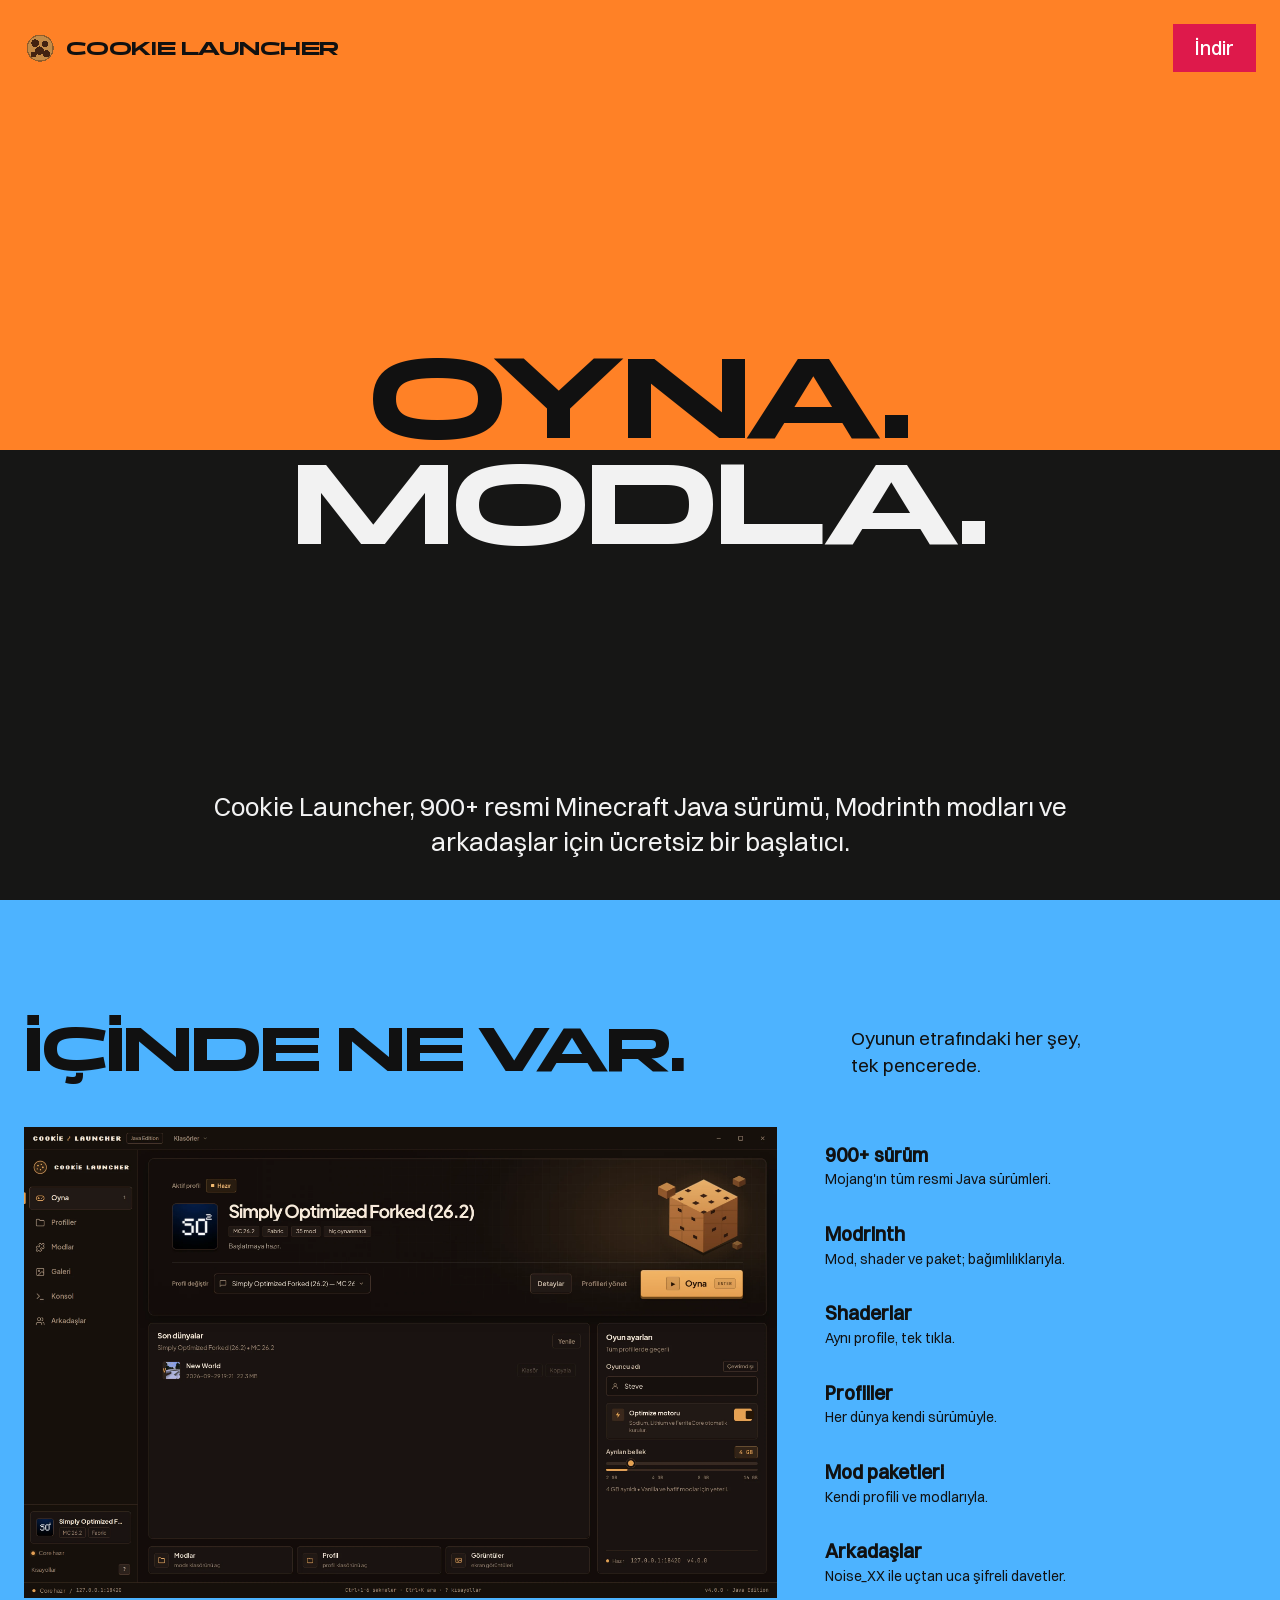
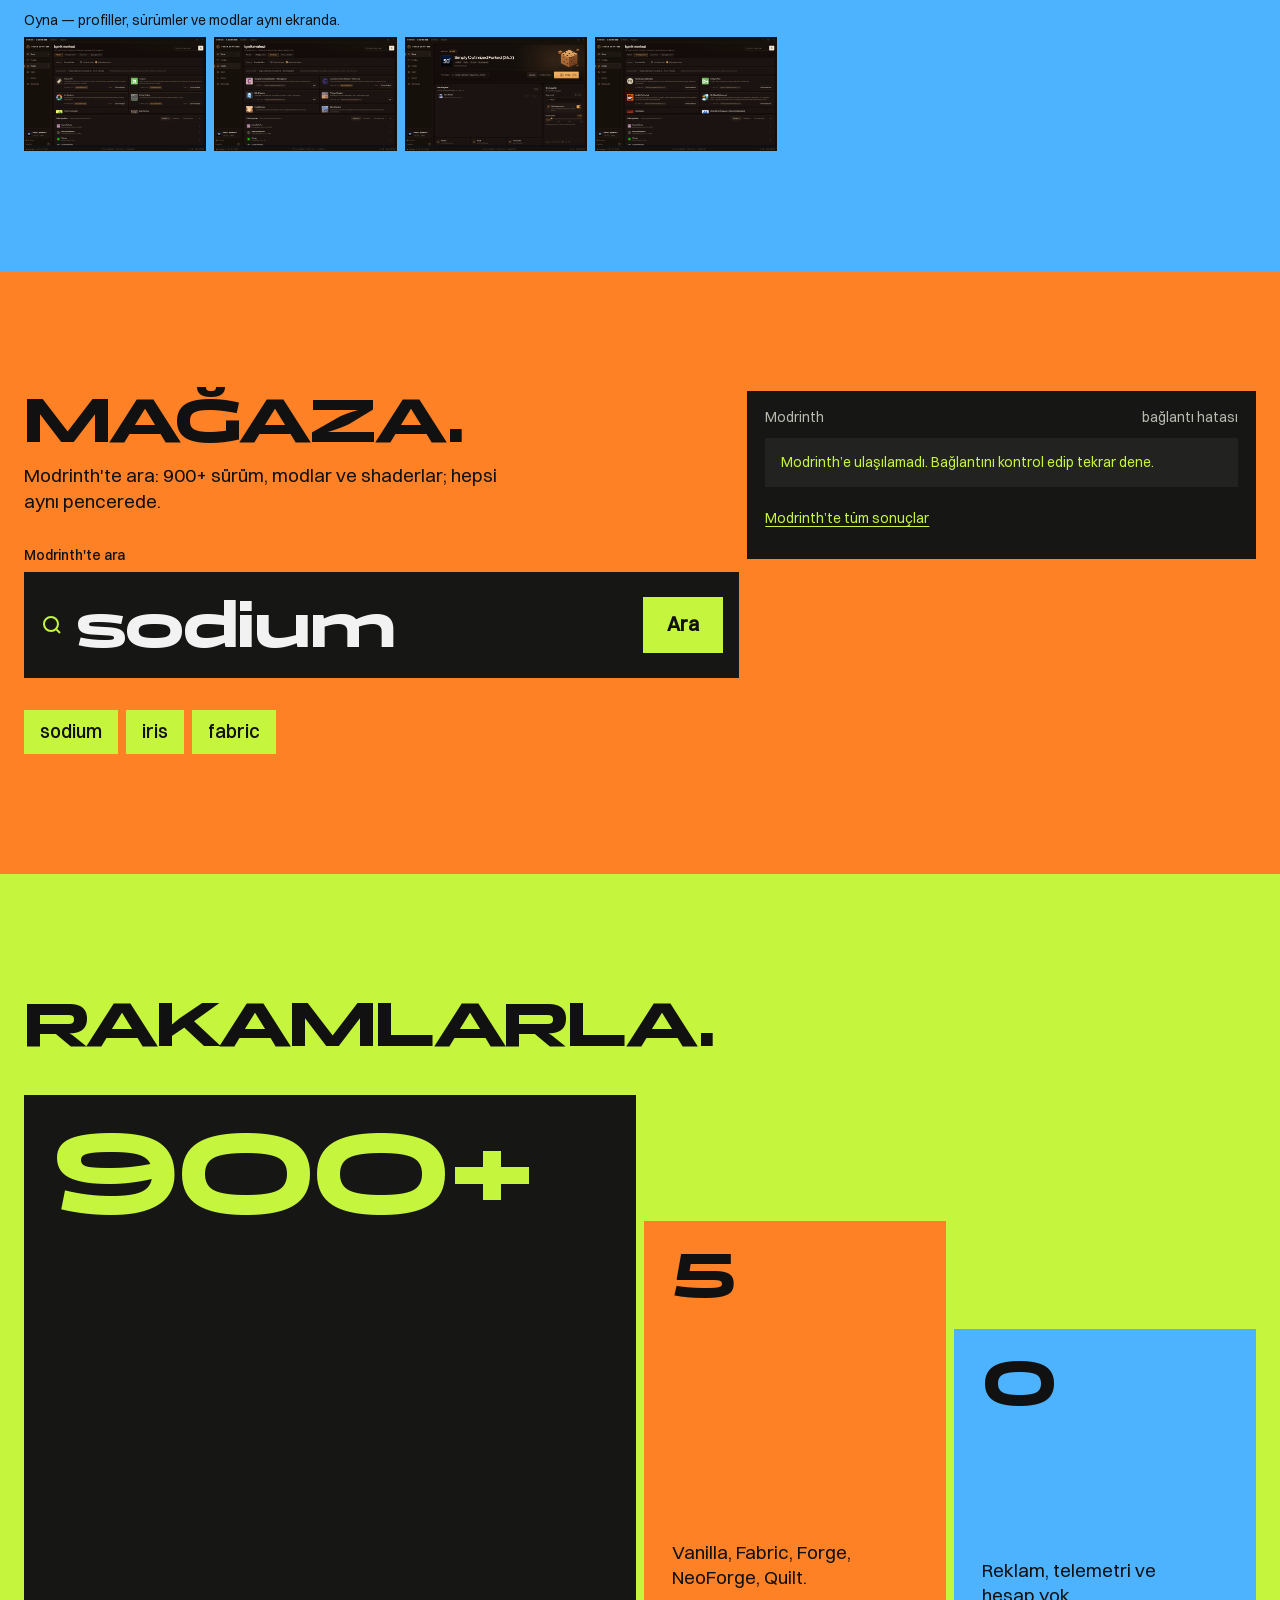
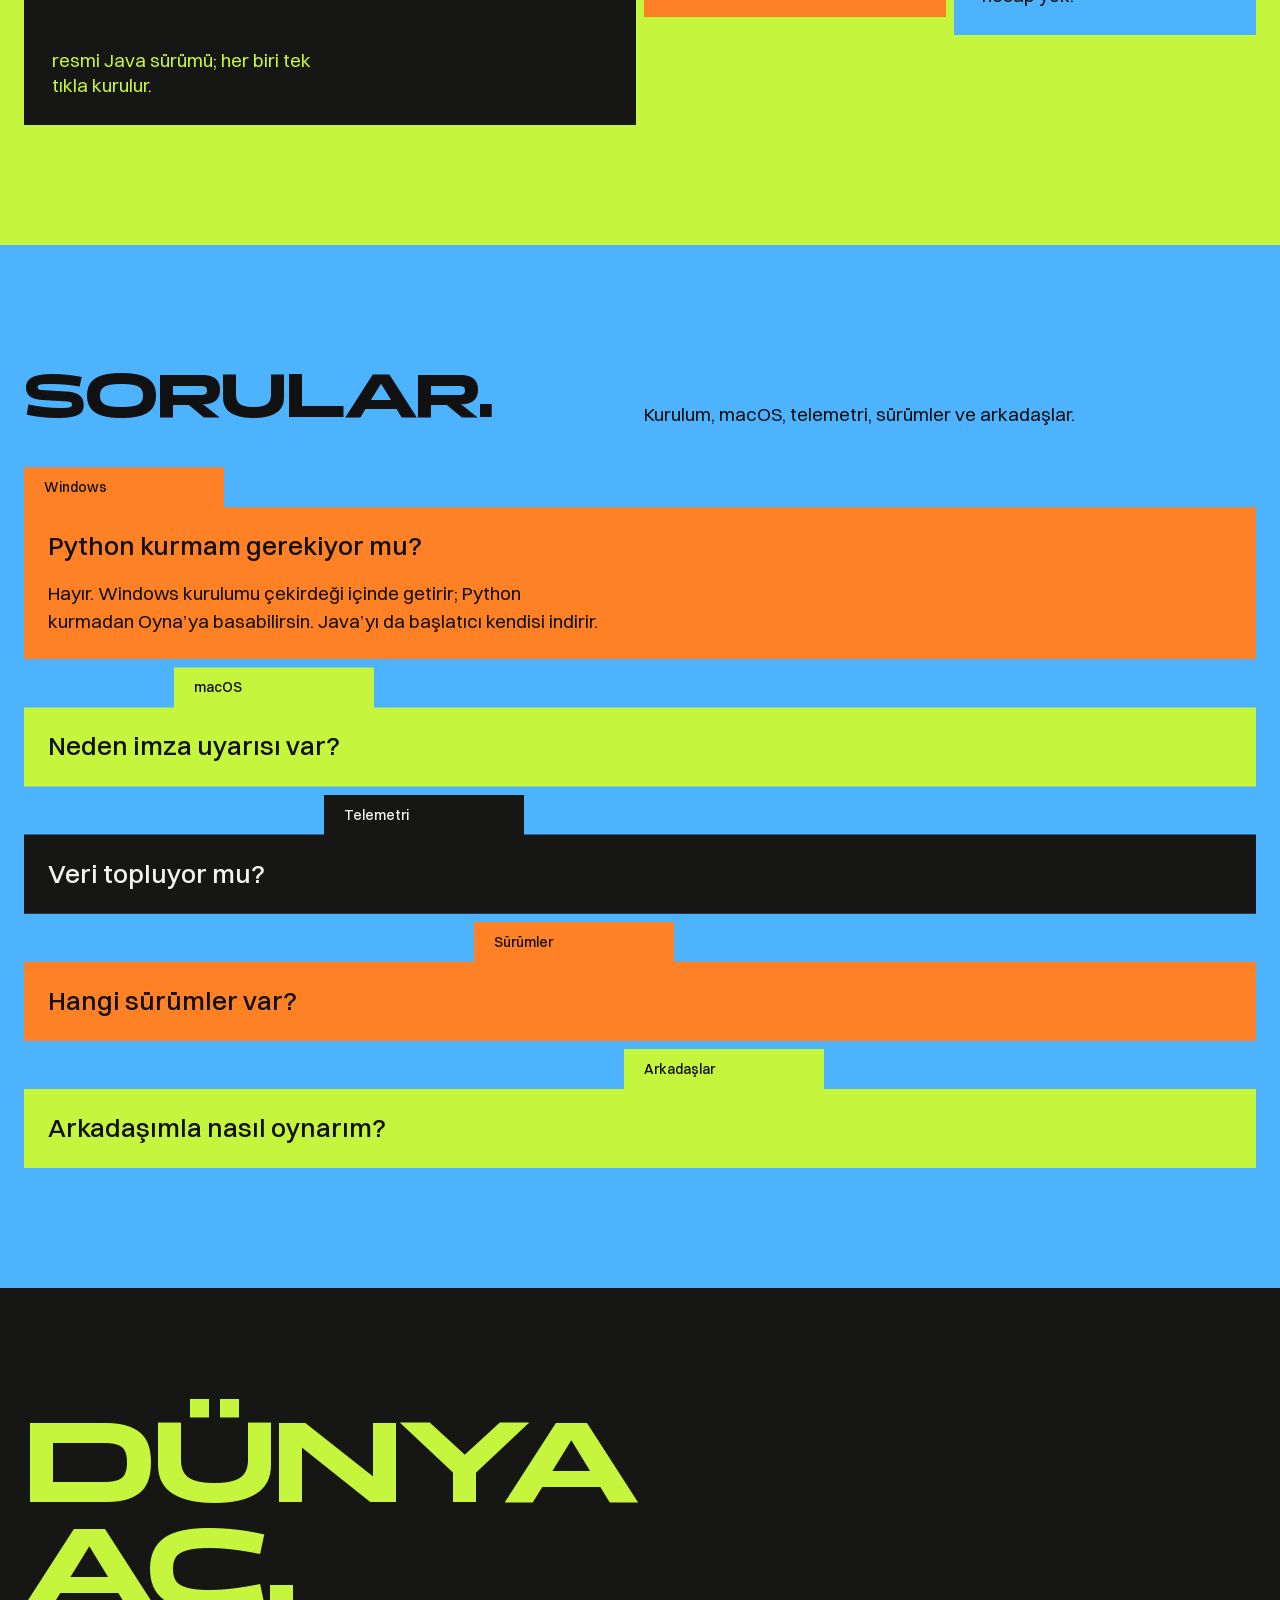
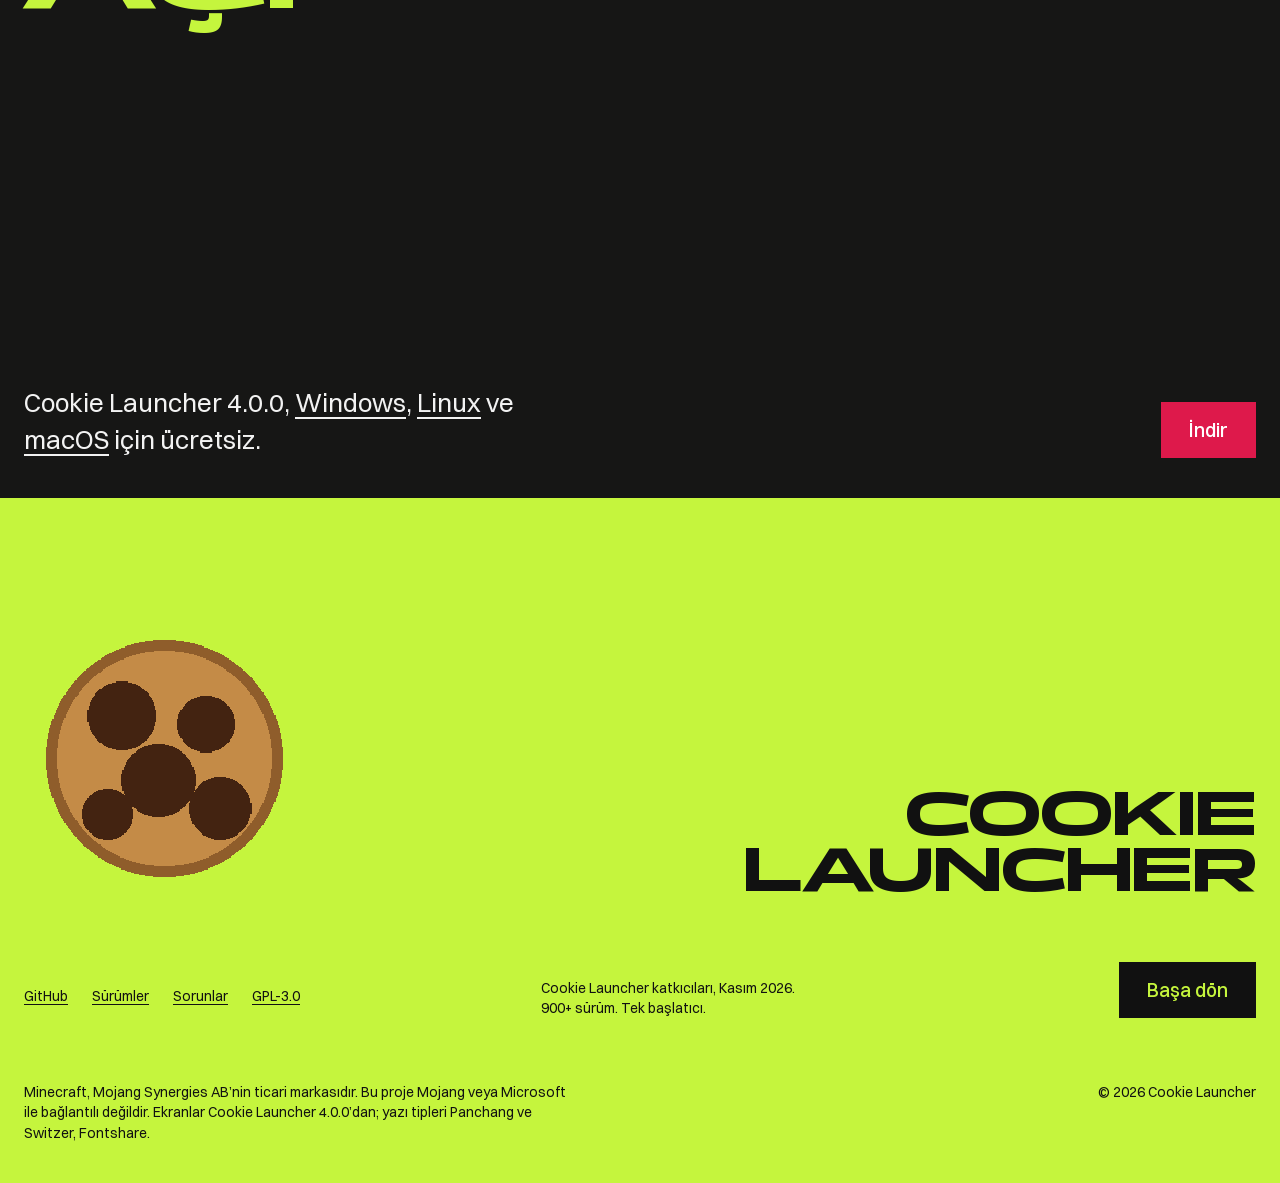
<file: index.html>
<!DOCTYPE html>
<html lang="tr">
<head>
  <meta charset="utf-8">
  <meta name="viewport" content="width=device-width, initial-scale=1">
  <title>Cookie Launcher, 900+ Minecraft Java sürümü</title>
  <meta name="description" content="Cookie Launcher, 900’den fazla resmi Minecraft Java sürümü, Modrinth modları, ayrı profiller ve şifreli arkadaş davetleri sunan ücretsiz, açık kaynaklı bir başlatıcı.">
  <meta property="og:title" content="Cookie Launcher, bütün Minecraft Java sürümleri">
  <meta property="og:description" content="900+ resmi sürüm, Modrinth modları, ayrı profiller ve arkadaşlarla ücretsiz bir Minecraft Java başlatıcısı.">
  <meta property="og:type" content="website">
  <meta name="theme-color" content="#ff8126">
  <link rel="icon" href="assets/cookie-logo.png" type="image/png">
  <link rel="stylesheet" href="fonts.css">
  <link rel="stylesheet" href="styles.css?v=10">
  <script>document.documentElement.classList.add('js');</script>
</head>
<body>
  <a class="skip" href="#main">İçeriğe geç</a>

  <header class="topbar" id="top">
    <a class="brand" href="#top" aria-label="Cookie Launcher ana sayfa">
      <img class="brand__mark" src="assets/cookie-logo.png" width="32" height="32" alt="">
      <span class="brand__name" lang="en">Cookie Launcher</span>
    </a>
    <a class="button button--small" href="https://github.com/cookie-launcher/cookie-launcher/releases/latest" data-download>İndir</a>
  </header>

  <main id="main" tabindex="-1">
    <section class="hero" aria-labelledby="hero-title">
      <div class="hero__field hero__field--top" aria-hidden="true"></div>
      <div class="hero__field hero__field--bottom" aria-hidden="true"></div>

      <div class="waterline">
        <h1 class="waterline__title" id="hero-title">
          <span class="waterline__line"><span>Oyna.</span></span>
          <span class="waterline__line waterline__line--last"><span>Modla.</span></span>
        </h1>
      </div>

      <p class="hero__support">Cookie Launcher, 900+ resmi Minecraft Java sürümü, Modrinth modları ve arkadaşlar için ücretsiz bir başlatıcı.</p>
    </section>

    <section class="features" id="ozellikler" aria-labelledby="features-title">
      <div class="shell">
        <div class="features__intro">
          <h2 id="features-title">İçinde ne var.</h2>
          <p>Oyunun etrafındaki her şey, tek pencerede.</p>
        </div>

        <div class="features__split">
          <figure class="features__shot">
            <img src="assets/screens/play.webp" width="2880" height="1800" alt="Cookie Launcher'ın Oyna ekranı: Simply Optimized profili, 35 mod ve Oyna düğmesi." loading="lazy" decoding="async">
            <figcaption>Oyna — profiller, sürümler ve modlar aynı ekranda.</figcaption>
            <div class="features__thumbs" aria-label="Uygulama ekranları">
              <img src="assets/screens/mods.webp" width="2880" height="1800" alt="Modrinth mağazası: mod kartları ve kurulu modlar." loading="lazy" decoding="async">
              <img src="assets/screens/shaders.webp" width="2880" height="1800" alt="Shader mağazası: Complementary Shaders, BSL ve Photon." loading="lazy" decoding="async">
              <img src="assets/screens/play.webp" width="2880" height="1800" alt="Oyna ekranında seçili profil ve başlatma düğmesi." loading="lazy" decoding="async">
              <img src="assets/screens/modpacks.webp" width="2880" height="1800" alt="Mod paketi mağazası: Fabulously Optimized ve Vanilla Perfected." loading="lazy" decoding="async">
            </div>
          </figure>

          <ul class="features__list">
            <li>
              <h3>900+ sürüm</h3>
              <p>Mojang'ın tüm resmi Java sürümleri.</p>
            </li>
            <li>
              <h3>Modrinth</h3>
              <p>Mod, shader ve paket; bağımlılıklarıyla.</p>
            </li>
            <li>
              <h3>Shaderlar</h3>
              <p>Aynı profile, tek tıkla.</p>
            </li>
            <li>
              <h3>Profiller</h3>
              <p>Her dünya kendi sürümüyle.</p>
            </li>
            <li>
              <h3>Mod paketleri</h3>
              <p>Kendi profili ve modlarıyla.</p>
            </li>
            <li>
              <h3>Arkadaşlar</h3>
              <p>Noise_XX ile uçtan uca şifreli davetler.</p>
            </li>
          </ul>
        </div>
      </div>
    </section>

    <section class="search" id="modrinth" aria-labelledby="search-title">
      <div class="shell search__inner">
        <div class="search__lead">
          <h2 class="search__title" id="search-title" data-reveal>Mağaza.</h2>
          <p class="search__note" data-reveal>Modrinth'te ara: 900+ sürüm, modlar ve shaderlar; hepsi aynı pencerede.</p>
          <form class="search__form" role="search" action="https://modrinth.com/mods" method="get">
            <label class="search__label" for="mod-search">Modrinth'te ara</label>
            <div class="search__bar">
              <svg class="search__icon" viewBox="0 0 24 24" width="24" height="24" aria-hidden="true" fill="none" stroke="currentColor" stroke-width="2"><circle cx="11" cy="11" r="7"/><path d="m20 20-3.5-3.5"/></svg>
              <input class="search__input" id="mod-search" type="search" name="q" value="sodium" placeholder="Mod, shader ya da paket ara…" autocomplete="off" spellcheck="false" aria-controls="results" aria-describedby="search-status">
              <button class="search__submit" type="submit">Ara</button>
            </div>
          </form>
          <p class="visually-hidden" id="search-status" role="status">aranıyor…</p>
          <div class="examples" aria-label="Örnek aramalar" data-reveal>
            <button type="button" class="example" data-query="sodium">sodium</button>
            <button type="button" class="example" data-query="iris">iris</button>
            <button type="button" class="example" data-query="fabric">fabric</button>
          </div>
        </div>

        <div class="results" id="results" data-reveal data-ui="modrinth" role="region" aria-label="Modrinth arama sonuçları" aria-busy="true">
          <div class="results__head"><span>Modrinth</span><span id="results-count">aranıyor…</span></div>
          <ul class="results__list" id="results-list">
            <li class="result result--loading">Modrinth’ten sonuçlar geliyor…</li>
          </ul>
          <a class="results__all" id="results-all" href="https://modrinth.com/mods?q=sodium" target="_blank" rel="noopener">Modrinth’te tüm sonuçlar</a>
        </div>
      </div>
    </section>

    <section class="stats" id="rakamlar" aria-labelledby="stats-title">
      <div class="shell">
      <h2 class="stats__title" id="stats-title" data-reveal>Rakamlarla.</h2>
      <div class="stats__grid">
        <article class="stat stat--big" data-reveal>
          <p class="stat__figure">900+</p>
          <p class="stat__caption">resmi Java sürümü; her biri tek tıkla kurulur.</p>
        </article>
        <article class="stat stat--five" data-reveal>
          <p class="stat__figure">5</p>
          <p class="stat__caption">Vanilla, Fabric, Forge, NeoForge, Quilt.</p>
        </article>
        <article class="stat stat--zero" data-reveal>
          <p class="stat__figure">0</p>
          <p class="stat__caption">Reklam, telemetri ve hesap yok.</p>
        </article>
      </div>
      </div>
    </section>

    <section class="faq" id="sss" aria-labelledby="faq-title">
      <div class="shell">
      <div class="faq__head">
        <h2 class="faq__title" id="faq-title" data-reveal>Sorular.</h2>
        <p class="faq__lede" data-reveal>Kurulum, macOS, telemetri, sürümler ve arkadaşlar.</p>
      </div>
      <div class="faq__stack">
        <details class="qa" open data-reveal>
          <summary>
            <span class="qa__tab">Windows</span>
            <h3>Python kurmam gerekiyor mu?</h3>
          </summary>
          <div class="qa__answer"><p>Hayır. Windows kurulumu çekirdeği içinde getirir; Python kurmadan Oyna’ya basabilirsin. Java’yı da başlatıcı kendisi indirir.</p></div>
        </details>
        <details class="qa" data-reveal>
          <summary>
            <span class="qa__tab">macOS</span>
            <h3>Neden imza uyarısı var?</h3>
          </summary>
          <div class="qa__answer"><p>DMG imzasız ve deneysel. macOS ilk açılışta Sistem Ayarları &gt; Gizlilik ve Güvenlik üzerinden izin isteyebilir.</p></div>
        </details>
        <details class="qa" data-reveal>
          <summary>
            <span class="qa__tab">Telemetri</span>
            <h3>Veri topluyor mu?</h3>
          </summary>
          <div class="qa__answer"><p>Reklam ve telemetri yok. Mojang girişi dışında bir hesap istemez.</p></div>
        </details>
        <details class="qa" data-reveal>
          <summary>
            <span class="qa__tab">Sürümler</span>
            <h3>Hangi sürümler var?</h3>
          </summary>
          <div class="qa__answer"><p>900’den fazla resmi Java sürümü ve beş çalıştırma yolu: Vanilla, Fabric, Forge, NeoForge, Quilt.</p></div>
        </details>
        <details class="qa" data-reveal>
          <summary>
            <span class="qa__tab">Arkadaşlar</span>
            <h3>Arkadaşımla nasıl oynarım?</h3>
          </summary>
          <div class="qa__answer"><p>Dünyayı paylaş, CL1 kodunu gönder. Önce doğrudan P2P denenir; gerekirse Noise_XX ile şifreli relay kullanılır.</p></div>
        </details>
      </div>
      </div>
    </section>

    <section class="cta" id="indir" aria-labelledby="cta-title">
      <div class="shell cta__inner">
      <h2 class="cta__title" id="cta-title" data-reveal>Dünya<br>aç.</h2>
      <div class="cta__bottom">
        <p class="cta__support" data-reveal>Cookie Launcher 4.0.0, <a href="https://github.com/cookie-launcher/cookie-launcher/releases/download/v4.0.0/CookieLauncher_4.0.0_x64-setup.exe">Windows</a>, <a href="https://github.com/cookie-launcher/cookie-launcher/releases/download/v4.0.0/CookieLauncher_4.0.0_amd64.AppImage">Linux</a> ve <a href="https://github.com/cookie-launcher/cookie-launcher/releases">macOS</a> için ücretsiz.</p>
        <a class="button button--cta" data-reveal href="https://github.com/cookie-launcher/cookie-launcher/releases/latest" data-download>İndir</a>
      </div>
      </div>
    </section>
  </main>

  <footer class="footer">
    <div class="shell">
    <div class="footer__top">
      <div class="footer__mark">
        <img src="assets/cookie-logo.png" width="256" height="256" alt="" loading="lazy" decoding="async">
      </div>
      <p class="footer__wordmark" lang="en">Cookie Launcher</p>
    </div>

    <div class="footer__body">
      <nav class="footer__links" aria-label="Proje bağlantıları">
        <a href="https://github.com/cookie-launcher/cookie-launcher">GitHub</a>
        <a href="https://github.com/cookie-launcher/cookie-launcher/releases">Sürümler</a>
        <a href="https://github.com/cookie-launcher/cookie-launcher/issues">Sorunlar</a>
        <a href="https://github.com/cookie-launcher/cookie-launcher/blob/main/LICENSE">GPL-3.0</a>
      </nav>
      <p class="footer__contact">Cookie Launcher katkıcıları, Kasım 2026.<br>900+ sürüm. Tek başlatıcı.</p>
      <a class="button button--ghost" href="#top">Başa dön</a>
    </div>

    <div class="footer__legal">
      <p>Minecraft, Mojang Synergies AB’nin ticari markasıdır. Bu proje Mojang veya Microsoft ile bağlantılı değildir. Ekranlar Cookie Launcher 4.0.0’dan; yazı tipleri Panchang ve Switzer, Fontshare.</p>
      <p>© 2026 Cookie Launcher</p>
    </div>
    </div>
  </footer>

  <script src="app.js?v=10"></script>
</body>
</html>
</file>
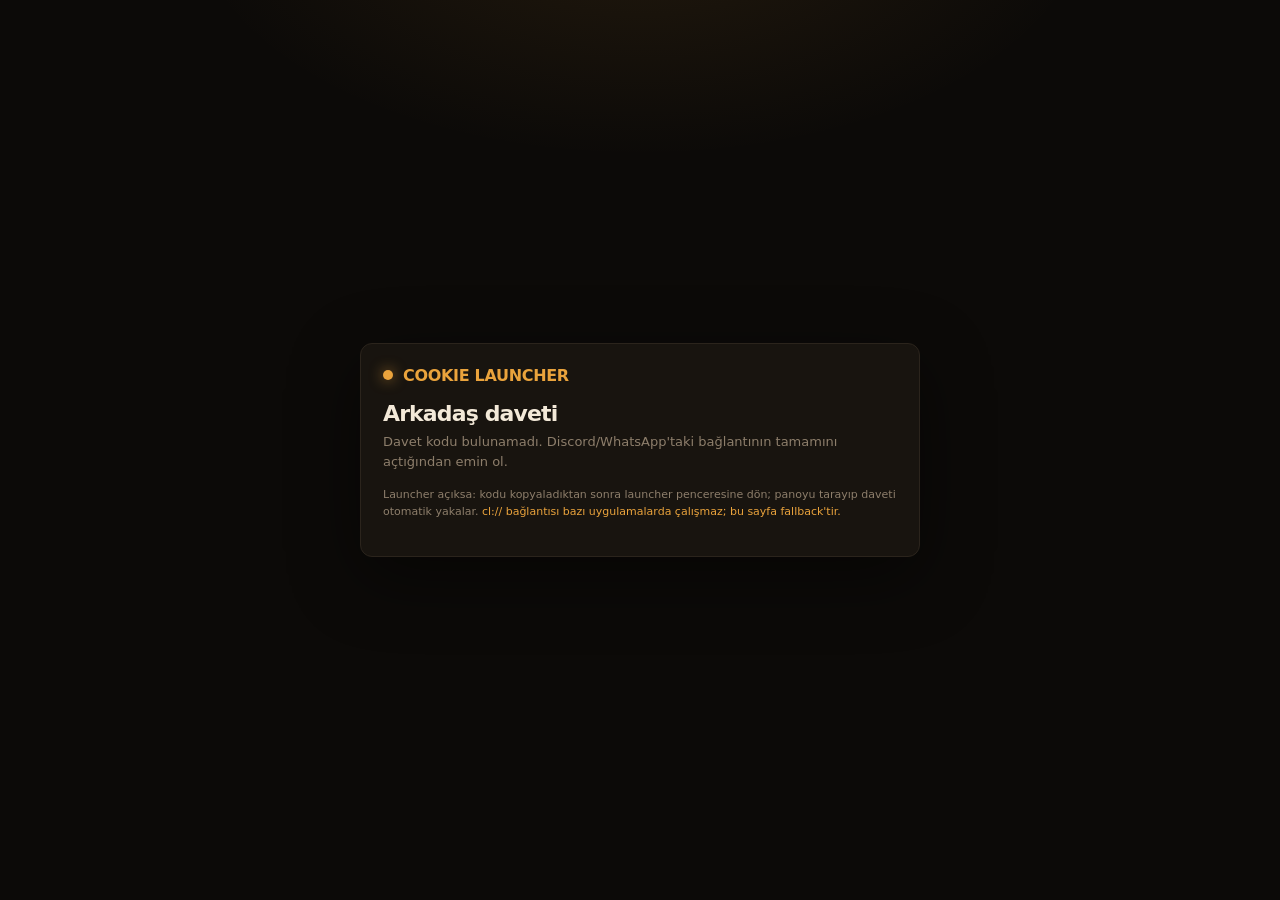
<file: join/index.html>
<!doctype html>
<html lang="tr">
<head>
<meta charset="utf-8">
<meta name="viewport" content="width=device-width, initial-scale=1">
<title>Cookie Launcher — Davet</title>
<style>
  :root { color-scheme: dark; --bg:#0c0a08; --panel:#18140f; --line:#2b241c; --text:#f3e9d8; --muted:#8d7e6b; --amber:#eaa33c; --green:#94c47d; }
  * { box-sizing: border-box; }
  body { margin:0; min-height:100vh; display:grid; place-items:center; background:radial-gradient(700px 380px at 50% -10%, rgba(234,163,60,.10), transparent 65%), var(--bg); color:var(--text); font-family: ui-sans-serif, system-ui, "Segoe UI", sans-serif; padding:24px; }
  main { width:min(560px,100%); background:var(--panel); border:1px solid var(--line); border-radius:12px; padding:22px; box-shadow:0 20px 70px rgba(0,0,0,.45); }
  .brand { display:flex; align-items:center; gap:10px; color:var(--amber); font-weight:800; letter-spacing:-.02em; }
  .dot { width:10px; height:10px; border-radius:50%; background:var(--amber); box-shadow:0 0 14px rgba(234,163,60,.7); }
  h1 { font-size:22px; margin:16px 0 4px; letter-spacing:-.04em; }
  p { color:var(--muted); font-size:13px; line-height:1.55; margin:6px 0; }
  code, .code { font-family: ui-monospace, "Cascadia Code", monospace; }
  .code[hidden], #actions[hidden] { display:none; }
  .code { display:block; margin:16px 0; padding:12px; border:1px solid var(--line); border-radius:8px; background:#0f0d0a; color:var(--amber); font-size:12px; word-break:break-all; user-select:all; }
  .row { display:flex; gap:8px; flex-wrap:wrap; }
  button, a.btn { border:1px solid var(--line); border-radius:6px; background:transparent; color:var(--text); padding:9px 12px; font-size:12px; font-weight:600; cursor:pointer; text-decoration:none; }
  button.primary { background:var(--amber); border-color:var(--amber); color:#241708; font-weight:800; }
  button:hover, a.btn:hover { border-color:var(--amber); }
  .ok { color:var(--green); }
  .warn { color:var(--amber); }
  .small { font-size:11px; color:var(--muted); margin-top:14px; }
  .bad { border-color:rgba(224,122,106,.4); color:#e07a6a; }
</style>
</head>
<body>
<main>
  <div class="brand"><span class="dot"></span> COOKIE LAUNCHER</div>
  <h1>Arkadaş daveti</h1>
  <p id="sub">Davet kodu aranıyor…</p>
  <div class="code" id="code" hidden></div>
  <div class="row" id="actions" hidden>
    <button class="primary" id="open">Launcher'da aç</button>
    <button id="copy">Kodu kopyala</button>
  </div>
  <p class="small" id="hint" hidden>Launcher açıksa: kodu kopyaladıktan sonra launcher penceresine dön; panoyu tarayıp daveti otomatik yakalar. <span class="warn">cl:// bağlantısı bazı uygulamalarda çalışmaz; bu sayfa fallback'tir.</span></p>
  <p class="small" id="status"></p>
</main>
<script>
(() => {
  const raw = decodeURIComponent((location.hash || "").replace(/^#/, "") ||
    new URLSearchParams(location.search).get("c") || "").trim();
  const m = raw.match(/CL1-[A-Za-z0-9_-]+/i);
  const code = m ? m[0].replace(/^cl1-/i, "CL1-") : "";
  const codeEl = document.getElementById("code");
  const actions = document.getElementById("actions");
  const sub = document.getElementById("sub");
  const hint = document.getElementById("hint");
  const status = document.getElementById("status");
  if (!code) {
    sub.textContent = "Davet kodu bulunamadı. Discord/WhatsApp'taki bağlantının tamamını açtığından emin ol.";
    hint.hidden = false;
    return;
  }
  sub.textContent = "Bu kodu Cookie Launcher'a aktarabilirsin.";
  codeEl.textContent = code;
  codeEl.hidden = false;
  actions.hidden = false;
  hint.hidden = false;
  document.getElementById("open").addEventListener("click", () => {
    status.textContent = "Launcher açılıyor… Açılmazsa kodu kopyalayıp launcher'a dön.";
    try { location.href = "cl://join/" + encodeURIComponent(code); } catch (_) {}
  });
  document.getElementById("copy").addEventListener("click", async () => {
    try {
      await navigator.clipboard.writeText(code);
      status.textContent = "Kopyalandı. Launcher penceresine dön.";
      status.className = "small ok";
    } catch (_) {
      status.textContent = "Kopyalanamadı; kodu seçip elle kopyala.";
      status.className = "small bad";
    }
  });
})();
</script>
</body>
</html>
</file>
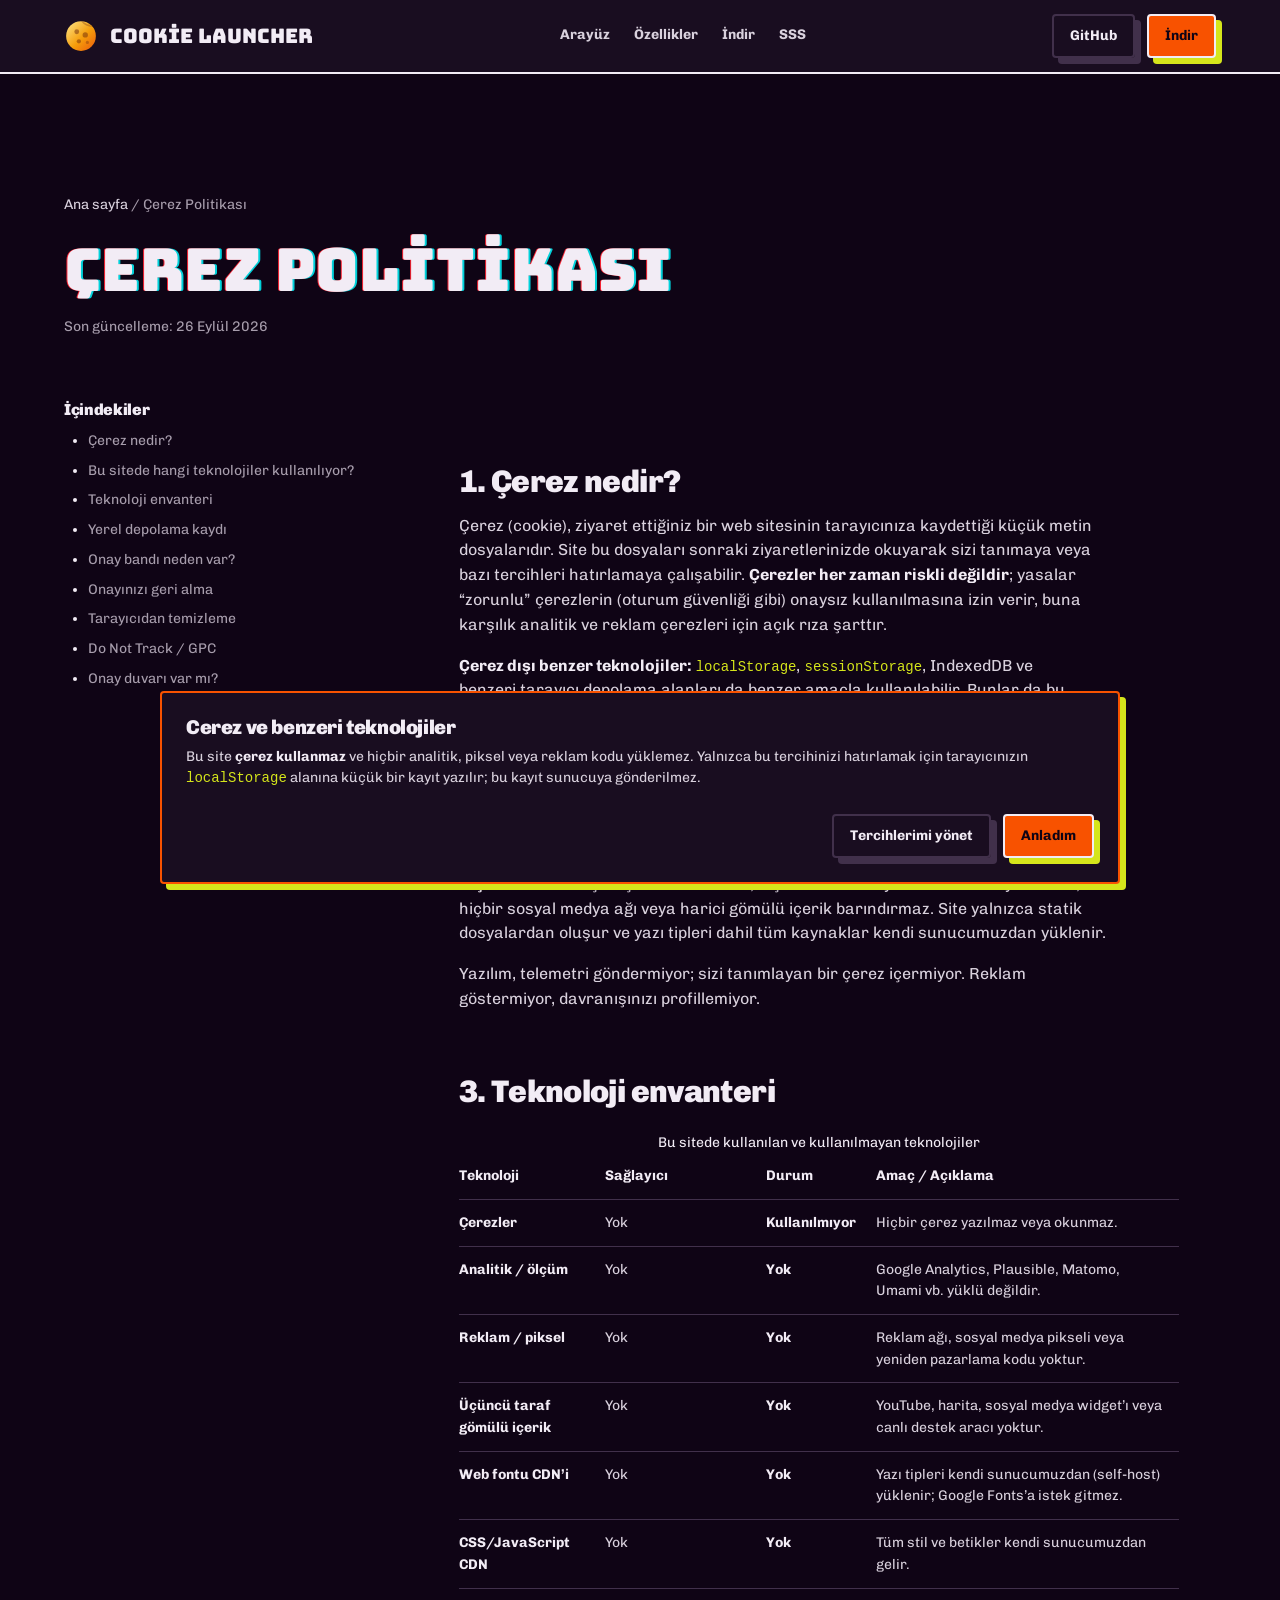
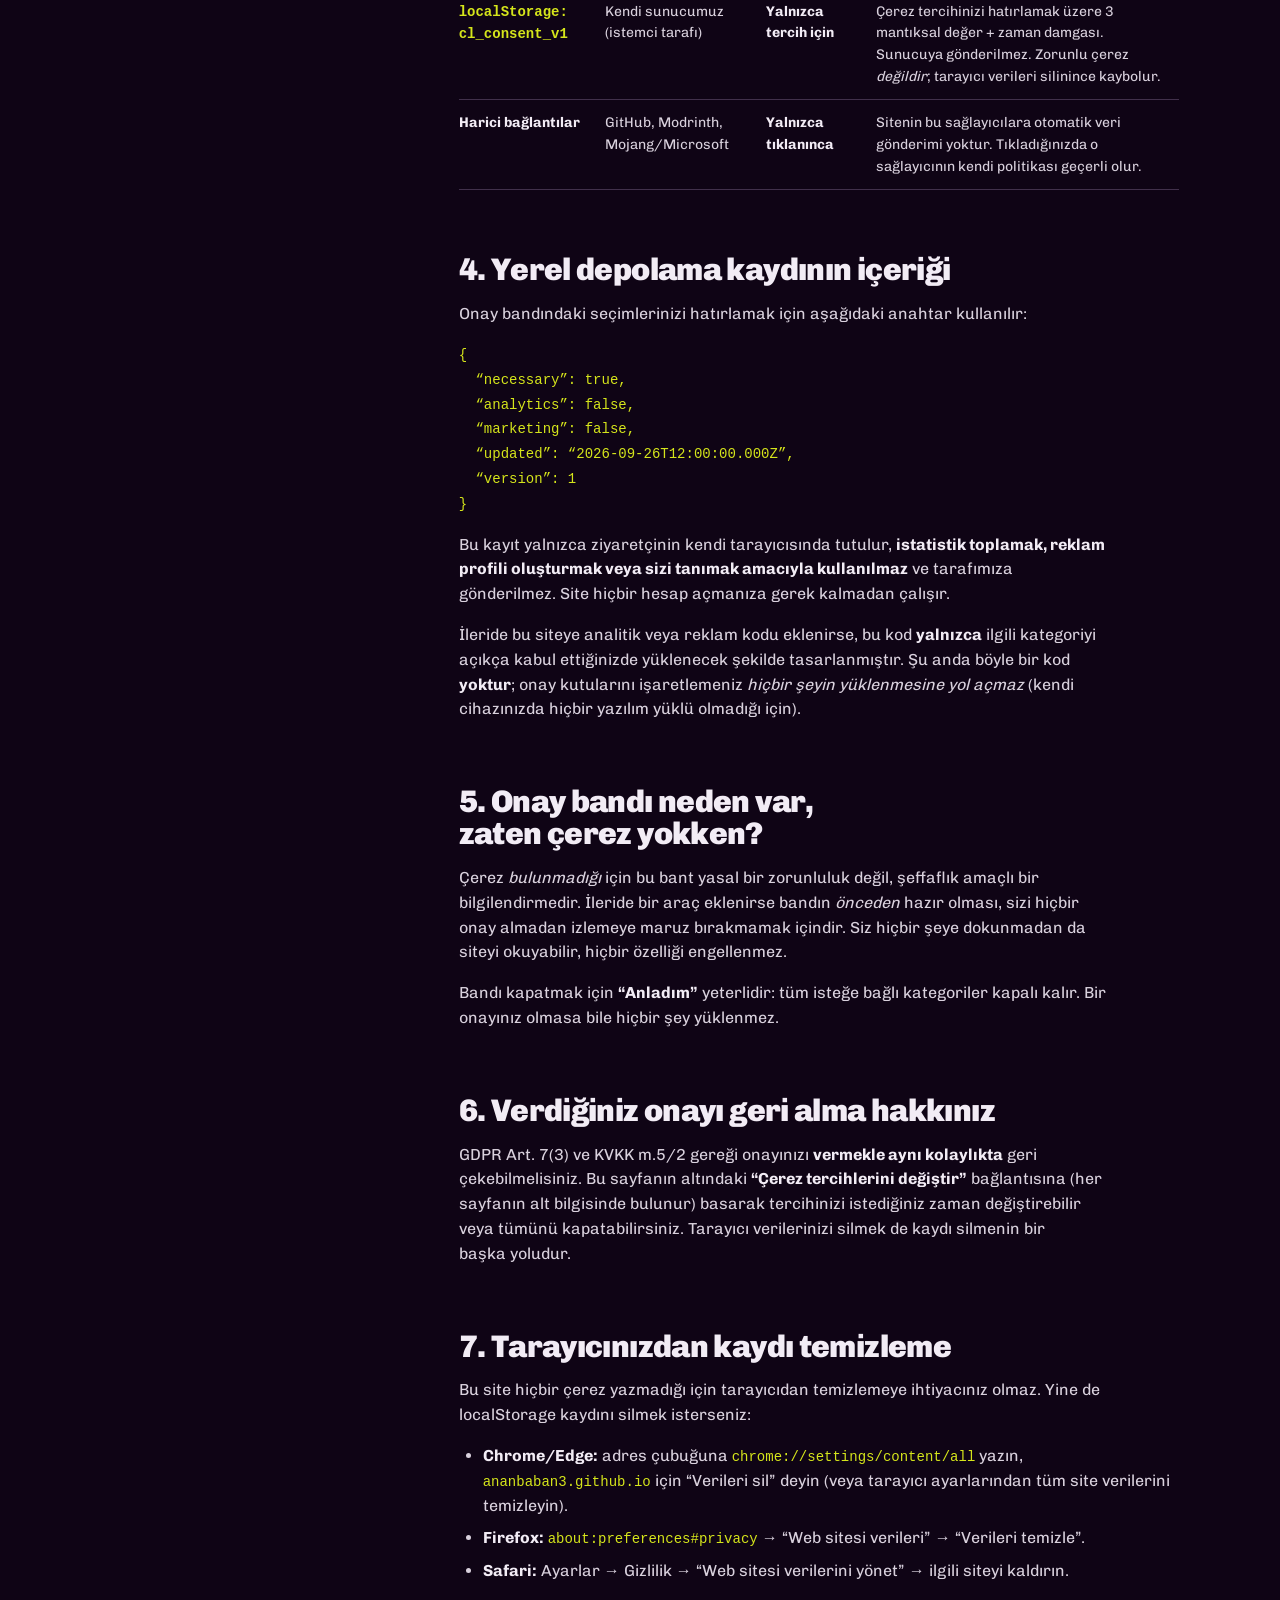
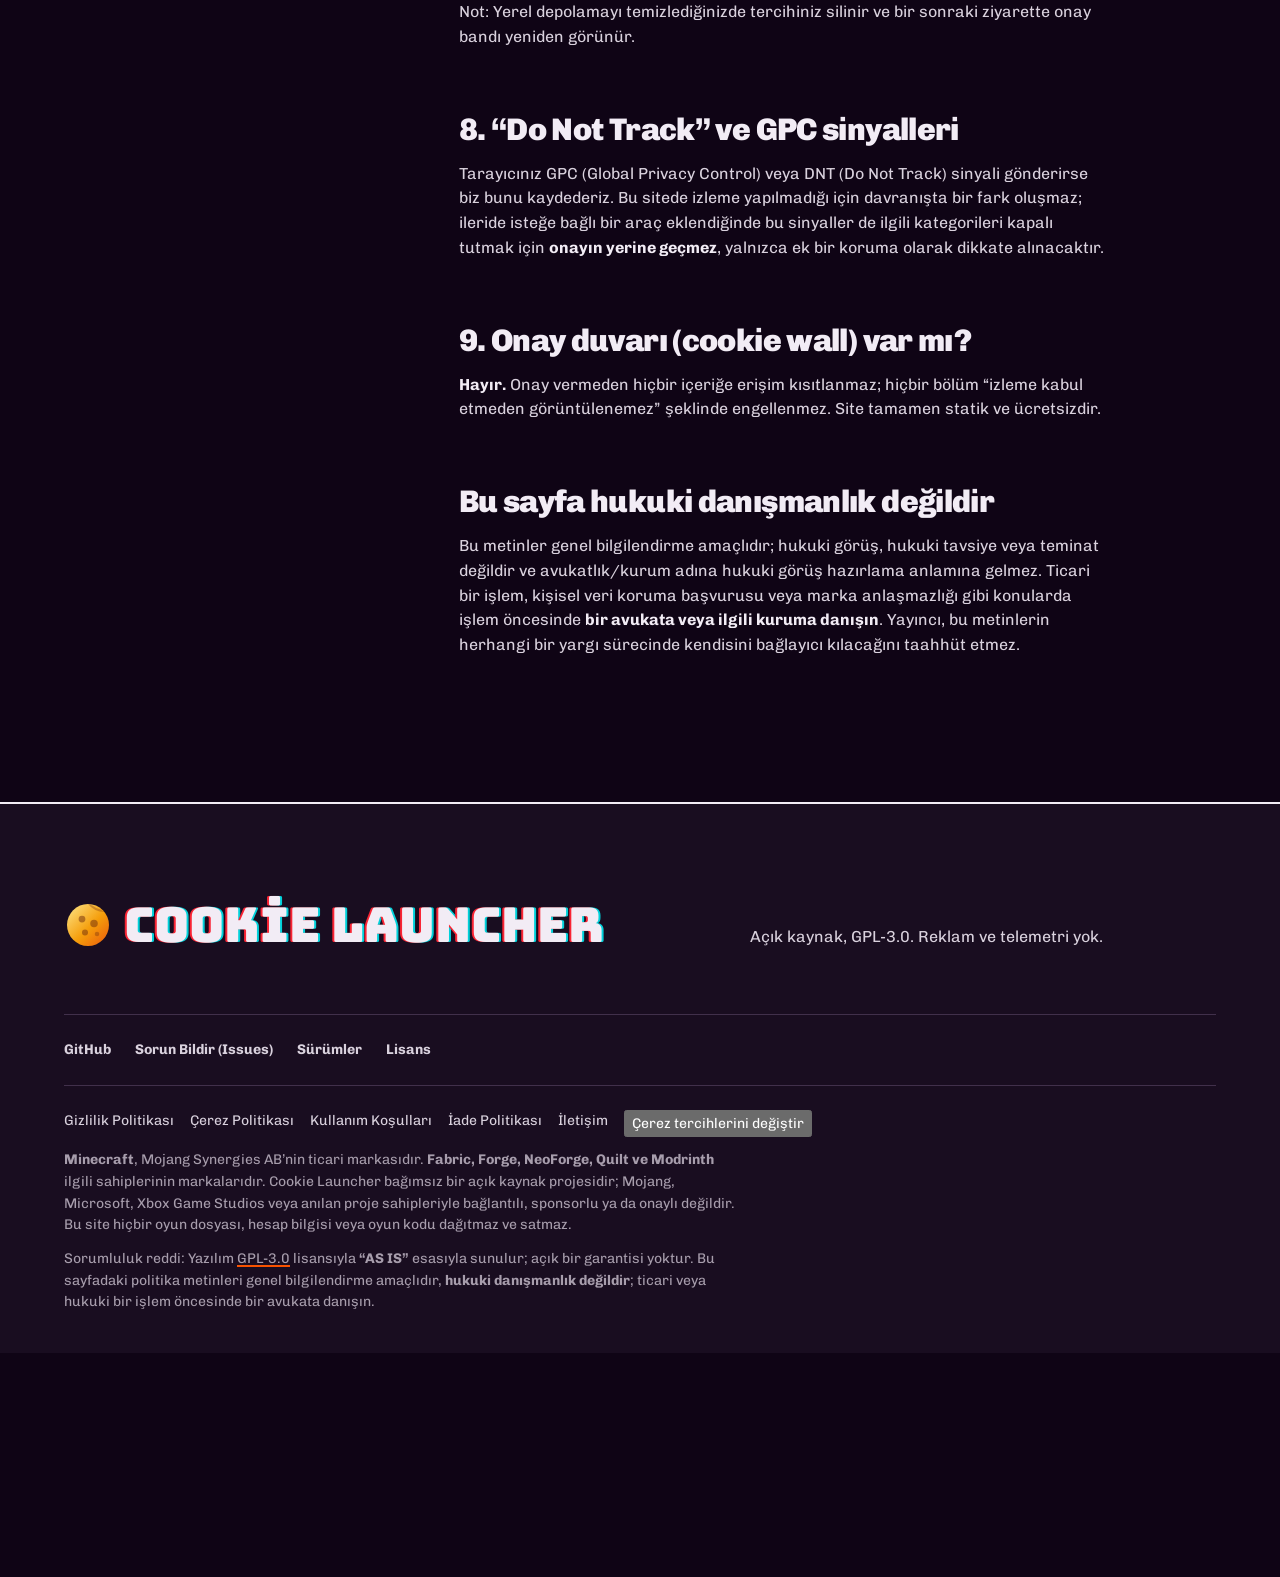
<file: cerez-politikasi.html>
<!DOCTYPE html>
<html lang="tr">
<head>
  <meta charset="UTF-8">
  <meta name="viewport" content="width=device-width, initial-scale=1.0">
  <title>Çerez Politikası | Cookie Launcher</title>
  <meta name="description" content="Cookie Launcher web sitesinin çerez ve yerel depolama kullanımına ilişkin politikası.">
  <link rel="stylesheet" href="assets/fonts/fonts.css">
  <link rel="stylesheet" href="assets/site.css">
  <link rel="icon" href="assets/favicon.svg" type="image/svg+xml">
  <link rel="canonical" href="cerez-politikasi.html">
  <meta name="referrer" content="strict-origin-when-cross-origin">
  <meta name="color-scheme" content="dark">
  <meta name="theme-color" content="#150b1a">
  <meta name="robots" content="index,follow">
</head>
<body>
  <a href="cerez-politikasi.html#main" class="skip">İçeriğe geç</a>
  <noscript>
    <div class="container doc__meta">
      <p>JavaScript kapalı. Sitede çerez, analitik veya izleme kodu çalışmaz; sayfanın tamamı JavaScript olmadan okunabilir. Yalnızca çerez tercih penceresi açılamaz.</p>
    </div>
  </noscript>

  <header class="nav">
    <div class="container nav__bar">
      <a class="wordmark" href="index.html#" aria-label="Cookie Launcher, ana sayfa">
        <img src="assets/favicon.svg" width="34" height="34" alt="">
        <span>Cookie Launcher</span>
      </a>
      <nav class="nav__links" aria-label="Ana menü">
        <a href="index.html#preview">Arayüz</a>
        <a href="index.html#features">Özellikler</a>
        <a href="index.html#downloads">İndir</a>
        <a href="index.html#faq">SSS</a>
      </nav>
      <div class="nav__actions">
        <a class="btn btn--quiet btn--sm" href="https://github.com/cookie-launcher/cookie-launcher" target="_blank" rel="noopener noreferrer">GitHub</a>
        <a class="btn btn--sm" href="index.html#downloads">İndir</a>
      </div>
    </div>
  </header>

  <main id="main" class="doc">
    <div class="container">
      <p class="crumbs">
      <a href="index.html">Ana sayfa</a>
      <span aria-hidden="true">/</span>
      <span>Çerez Politikası</span>
    </p>
      <h1>Çerez Politikası</h1>
      <p class="doc__meta">
      Son güncelleme: <time datetime="2026-09-26">26 Eylül 2026</time>
    </p>
      <div class="doc__grid">
        <aside class="doc__toc">
          <nav aria-label="Bu sayfadaki bölümler">
      <h2>İçindekiler</h2>
      <ul>
      <li><a href="cerez-politikasi.html#nedir">Çerez nedir?</a></li>
      <li><a href="cerez-politikasi.html#neler">Bu sitede hangi teknolojiler kullanılıyor?</a></li>
      <li><a href="cerez-politikasi.html#tablo">Teknoloji envanteri</a></li>
      <li><a href="cerez-politikasi.html#localstorage">Yerel depolama kaydı</a></li>
      <li><a href="cerez-politikasi.html#banner">Onay bandı neden var?</a></li>
      <li><a href="cerez-politikasi.html#geri">Onayınızı geri alma</a></li>
      <li><a href="cerez-politikasi.html#tarayici">Tarayıcıdan temizleme</a></li>
      <li><a href="cerez-politikasi.html#donottrack">Do Not Track / GPC</a></li>
      <li><a href="cerez-politikasi.html#duvar">Onay duvarı var mı?</a></li>
      </ul>
    </nav>
        </aside>
        <div class="doc__body">
    

    
    

    

    <section aria-labelledby="nedir">
      <h2 id="nedir">1. Çerez nedir?</h2>
      <div>
        <p>Çerez (cookie), ziyaret ettiğiniz bir web sitesinin tarayıcınıza kaydettiği küçük metin
        dosyalarıdır. Site bu dosyaları sonraki ziyaretlerinizde okuyarak sizi tanımaya veya bazı
        tercihleri hatırlamaya çalışabilir. <strong>Çerezler her zaman riskli değildir</strong>;
        yasalar “zorunlu” çerezlerin (oturum güvenliği gibi) onaysız kullanılmasına izin verir,
        buna karşılık analitik ve reklam çerezleri için açık rıza şarttır.</p>
        <p><strong>Çerez dışı benzer teknolojiler:</strong> <code>localStorage</code>,
        <code>sessionStorage</code>, IndexedDB ve benzeri tarayıcı depolama alanları da benzer amaçla
        kullanılabilir. Bunlar da bu politikada açıklanır.</p>
      </div>
    </section>

    <section aria-labelledby="neler">
      <h2 id="neler">2. Bu sitede hangi teknolojiler kullanılıyor?</h2>
      <div>
        <p><strong>Hiçbiri.</strong> Bu site hiçbir çerez kullanmaz, hiçbir analitik veya reklam kodu
        yüklemez, hiçbir sosyal medya ağı veya harici gömülü içerik barındırmaz. Site yalnızca statik
        dosyalardan oluşur ve yazı tipleri dahil tüm kaynaklar kendi sunucumuzdan yüklenir.</p>
        <p>Yazılım, telemetri göndermiyor; sizi tanımlayan bir çerez içermiyor. Reklam göstermiyor,
        davranışınızı profillemiyor.</p>
      </div>
    </section>

    <section aria-labelledby="tablo">
      <h2 id="tablo">3. Teknoloji envanteri</h2>
      <div>
        <table>
          <caption>Bu sitede kullanılan ve kullanılmayan teknolojiler</caption>
          <thead>
            <tr><th scope="col">Teknoloji</th><th scope="col">Sağlayıcı</th><th scope="col">Durum</th><th scope="col">Amaç / Açıklama</th></tr>
          </thead>
          <tbody>
            <tr><th scope="row">Çerezler</th><td data-label="Sağlayıcı">Yok</td><td data-label="Durum"><strong>Kullanılmıyor</strong></td><td data-label="Amaç">Hiçbir çerez yazılmaz veya okunmaz.</td></tr>
            <tr><th scope="row">Analitik / ölçüm</th><td data-label="Sağlayıcı">Yok</td><td data-label="Durum"><strong>Yok</strong></td><td data-label="Amaç">Google Analytics, Plausible, Matomo, Umami vb. yüklü değildir.</td></tr>
            <tr><th scope="row">Reklam / piksel</th><td data-label="Sağlayıcı">Yok</td><td data-label="Durum"><strong>Yok</strong></td><td data-label="Amaç">Reklam ağı, sosyal medya pikseli veya yeniden pazarlama kodu yoktur.</td></tr>
            <tr><th scope="row">Üçüncü taraf gömülü içerik</th><td data-label="Sağlayıcı">Yok</td><td data-label="Durum"><strong>Yok</strong></td><td data-label="Amaç">YouTube, harita, sosyal medya widget’ı veya canlı destek aracı yoktur.</td></tr>
            <tr><th scope="row">Web fontu CDN’i</th><td data-label="Sağlayıcı">Yok</td><td data-label="Durum"><strong>Yok</strong></td><td data-label="Amaç">Yazı tipleri kendi sunucumuzdan (self-host) yüklenir; Google Fonts’a istek gitmez.</td></tr>
            <tr><th scope="row">CSS/JavaScript CDN</th><td data-label="Sağlayıcı">Yok</td><td data-label="Durum"><strong>Yok</strong></td><td data-label="Amaç">Tüm stil ve betikler kendi sunucumuzdan gelir.</td></tr>
            <tr><th scope="row"><code>localStorage: cl_consent_v1</code></th><td data-label="Sağlayıcı">Kendi sunucumuz (istemci tarafı)</td><td data-label="Durum"><strong>Yalnızca tercih için</strong></td><td data-label="Amaç">Çerez tercihinizi hatırlamak üzere 3 mantıksal değer + zaman damgası. Sunucuya gönderilmez. Zorunlu çerez <em>değildir</em>; tarayıcı verileri silinince kaybolur.</td></tr>
            <tr><th scope="row">Harici bağlantılar</th><td data-label="Sağlayıcı">GitHub, Modrinth, Mojang/Microsoft</td><td data-label="Durum"><strong>Yalnızca tıklanınca</strong></td><td data-label="Amaç">Sitenin bu sağlayıcılara otomatik veri gönderimi yoktur. Tıkladığınızda o sağlayıcının kendi politikası geçerli olur.</td></tr>
          </tbody>
        </table>
      </div>
    </section>

    <section aria-labelledby="localstorage">
      <h2 id="localstorage">4. Yerel depolama kaydının içeriği</h2>
      <div>
        <p>Onay bandındaki seçimlerinizi hatırlamak için aşağıdaki anahtar kullanılır:</p>
        <pre><code>{
  “necessary”: true,
  “analytics”: false,
  “marketing”: false,
  “updated”: “2026-09-26T12:00:00.000Z”,
  “version”: 1
}</code></pre>
        <p>Bu kayıt yalnızca ziyaretçinin kendi tarayıcısında tutulur, <strong>istatistik toplamak,
        reklam profili oluşturmak veya sizi tanımak amacıyla kullanılmaz</strong> ve tarafımıza
        gönderilmez. Site hiçbir hesap açmanıza gerek kalmadan çalışır.</p>
        <p>İleride bu siteye analitik veya reklam kodu eklenirse, bu kod <strong>yalnızca</strong> ilgili
        kategoriyi açıkça kabul ettiğinizde yüklenecek şekilde tasarlanmıştır. Şu anda böyle bir kod
        <strong>yoktur</strong>; onay kutularını işaretlemeniz <em>hiçbir şeyin yüklenmesine yol açmaz</em>
        (kendi cihazınızda hiçbir yazılım yüklü olmadığı için).</p>
      </div>
    </section>

    <section aria-labelledby="banner">
      <h2 id="banner">5. Onay bandı neden var, zaten çerez yokken?</h2>
      <div>
        <p>Çerez <em>bulunmadığı</em> için bu bant yasal bir zorunluluk değil, şeffaflık amaçlı bir bilgilendirmedir.
        İleride bir araç eklenirse bandın <em>önceden</em> hazır olması, sizi hiçbir onay almadan
        izlemeye maruz bırakmamak içindir. Siz hiçbir şeye dokunmadan da siteyi okuyabilir, hiçbir
        özelliği engellenmez.</p>
        <p>Bandı kapatmak için <strong>“Anladım”</strong> yeterlidir: tüm isteğe bağlı kategoriler kapalı
        kalır. Bir onayınız olmasa bile hiçbir şey yüklenmez.</p>
      </div>
    </section>

    <section aria-labelledby="geri">
      <h2 id="geri">6. Verdiğiniz onayı geri alma hakkınız</h2>
      <div>
        <p>GDPR Art. 7(3) ve KVKK m.5/2 gereği onayınızı <strong>vermekle aynı kolaylıkta</strong>
        geri çekebilmelisiniz. Bu sayfanın altındaki <strong>“Çerez tercihlerini değiştir”</strong>
        bağlantısına (her sayfanın alt bilgisinde bulunur) basarak tercihinizi istediğiniz zaman
        değiştirebilir veya tümünü kapatabilirsiniz. Tarayıcı verilerinizi silmek de kaydı silmenin
        bir başka yoludur.</p>
      </div>
    </section>

    <section aria-labelledby="tarayici">
      <h2 id="tarayici">7. Tarayıcınızdan kaydı temizleme</h2>
      <div>
        <p>Bu site hiçbir çerez yazmadığı için tarayıcıdan temizlemeye ihtiyacınız olmaz. Yine de
        localStorage kaydını silmek isterseniz:</p>
        <ul>
          <li><strong>Chrome/Edge:</strong> adres çubuğuna <code>chrome://settings/content/all</code>
          yazın, <code>ananbaban3.github.io</code> için “Verileri sil” deyin (veya tarayıcı ayarlarından
          tüm site verilerini temizleyin).</li>
          <li><strong>Firefox:</strong> <code>about:preferences#privacy</code> → “Web sitesi verileri” →
          “Verileri temizle”.</li>
          <li><strong>Safari:</strong> Ayarlar → Gizlilik → “Web sitesi verilerini yönet” → ilgili siteyi
          kaldırın.</li>
        </ul>
        <p>Not: Yerel depolamayı temizlediğinizde tercihiniz silinir ve bir sonraki ziyarette onay bandı
        yeniden görünür.</p>
      </div>
    </section>

    <section aria-labelledby="donottrack">
      <h2 id="donottrack">8. “Do Not Track” ve GPC sinyalleri</h2>
      <div>
        <p>Tarayıcınız GPC (Global Privacy Control) veya DNT (Do Not Track) sinyali gönderirse biz
        bunu kaydederiz. Bu sitede izleme yapılmadığı için davranışta bir fark oluşmaz; ileride
        isteğe bağlı bir araç eklendiğinde bu sinyaller de ilgili kategorileri kapalı tutmak için
        <strong>onayın yerine geçmez</strong>, yalnızca ek bir koruma olarak dikkate alınacaktır.</p>
      </div>
    </section>

    <section aria-labelledby="duvar">
      <h2 id="duvar">9. Onay duvarı (cookie wall) var mı?</h2>
      <div>
        <p><strong>Hayır.</strong> Onay vermeden hiçbir içeriğe erişim kısıtlanmaz; hiçbir bölüm
        “izleme kabul etmeden görüntülenemez” şeklinde engellenmez. Site tamamen statik ve ücretsizdir.</p>
      </div>
    </section>

    <aside>
      <h2>Bu sayfa hukuki danışmanlık değildir</h2>
      <p>
        Bu metinler genel bilgilendirme amaçlıdır; hukuki görüş, hukuki tavsiye veya teminat değildir ve
        avukatlık/kurum adına hukuki görüş hazırlama anlamına gelmez. Ticari bir işlem, kişisel veri
        koruma başvurusu veya marka anlaşmazlığı gibi konularda işlem öncesinde
        <strong>bir avukata veya ilgili kuruma danışın</strong>. Yayıncı, bu metinlerin herhangi bir
        yargı sürecinde kendisini bağlayıcı kılacağını taahhüt etmez.
      </p>
    </aside>
  
        </div>
      </div>
    </div>
  </main>

  <footer class="footer">
    <div class="container">
      <div class="footer__mast">
        <a class="wordmark" href="index.html" aria-label="Cookie Launcher, ana sayfa">
          <img src="assets/favicon.svg" width="48" height="48" alt="">
          <span>Cookie Launcher</span>
        </a>
        <p class="footer__close">Açık kaynak, GPL-3.0. Reklam ve telemetri yok.</p>
      </div>

      <nav class="footer__links" aria-label="Proje bağlantıları">
        <a href="https://github.com/cookie-launcher/cookie-launcher" target="_blank" rel="noopener noreferrer">GitHub</a>
        <a href="https://github.com/cookie-launcher/cookie-launcher/issues" target="_blank" rel="noopener noreferrer">Sorun Bildir (Issues)</a>
        <a href="https://github.com/cookie-launcher/cookie-launcher/releases" target="_blank" rel="noopener noreferrer">Sürümler</a>
        <a href="https://github.com/cookie-launcher/cookie-launcher/blob/main/LICENSE" target="_blank" rel="noopener noreferrer">Lisans</a>
      </nav>

      <div class="footer__legal">
        <nav class="footer__rules" aria-label="Yasal bilgiler">
          <a href="gizlilik.html">Gizlilik Politikası</a>
          <a href="cerez-politikasi.html">Çerez Politikası</a>
          <a href="kullanim-kosullari.html">Kullanım Koşulları</a>
          <a href="iade-politikasi.html">İade Politikası</a>
          <a href="iletisim.html">İletişim</a>
          <button type="button" data-consent-manage>Çerez tercihlerini değiştir</button>
        </nav>

        <p><strong>Minecraft</strong>, Mojang Synergies AB’nin ticari markasıdır. <strong>Fabric, Forge, NeoForge, Quilt ve Modrinth</strong> ilgili sahiplerinin markalarıdır. Cookie Launcher bağımsız bir açık kaynak projesidir; Mojang, Microsoft, Xbox Game Studios veya anılan proje sahipleriyle bağlantılı, sponsorlu ya da onaylı değildir. Bu site hiçbir oyun dosyası, hesap bilgisi veya oyun kodu dağıtmaz ve satmaz.</p>
        <p>Sorumluluk reddi: Yazılım <a href="https://github.com/cookie-launcher/cookie-launcher/blob/main/LICENSE" target="_blank" rel="noopener noreferrer">GPL-3.0</a> lisansıyla <strong>“AS IS”</strong> esasıyla sunulur; açık bir garantisi yoktur. Bu sayfadaki politika metinleri genel bilgilendirme amaçlıdır, <strong>hukuki danışmanlık değildir</strong>; ticari veya hukuki bir işlem öncesinde bir avukata danışın.</p>
      </div>
    </div>
  </footer>

  <script src="assets/consent.js" defer></script>
</body>
</html>
</file>
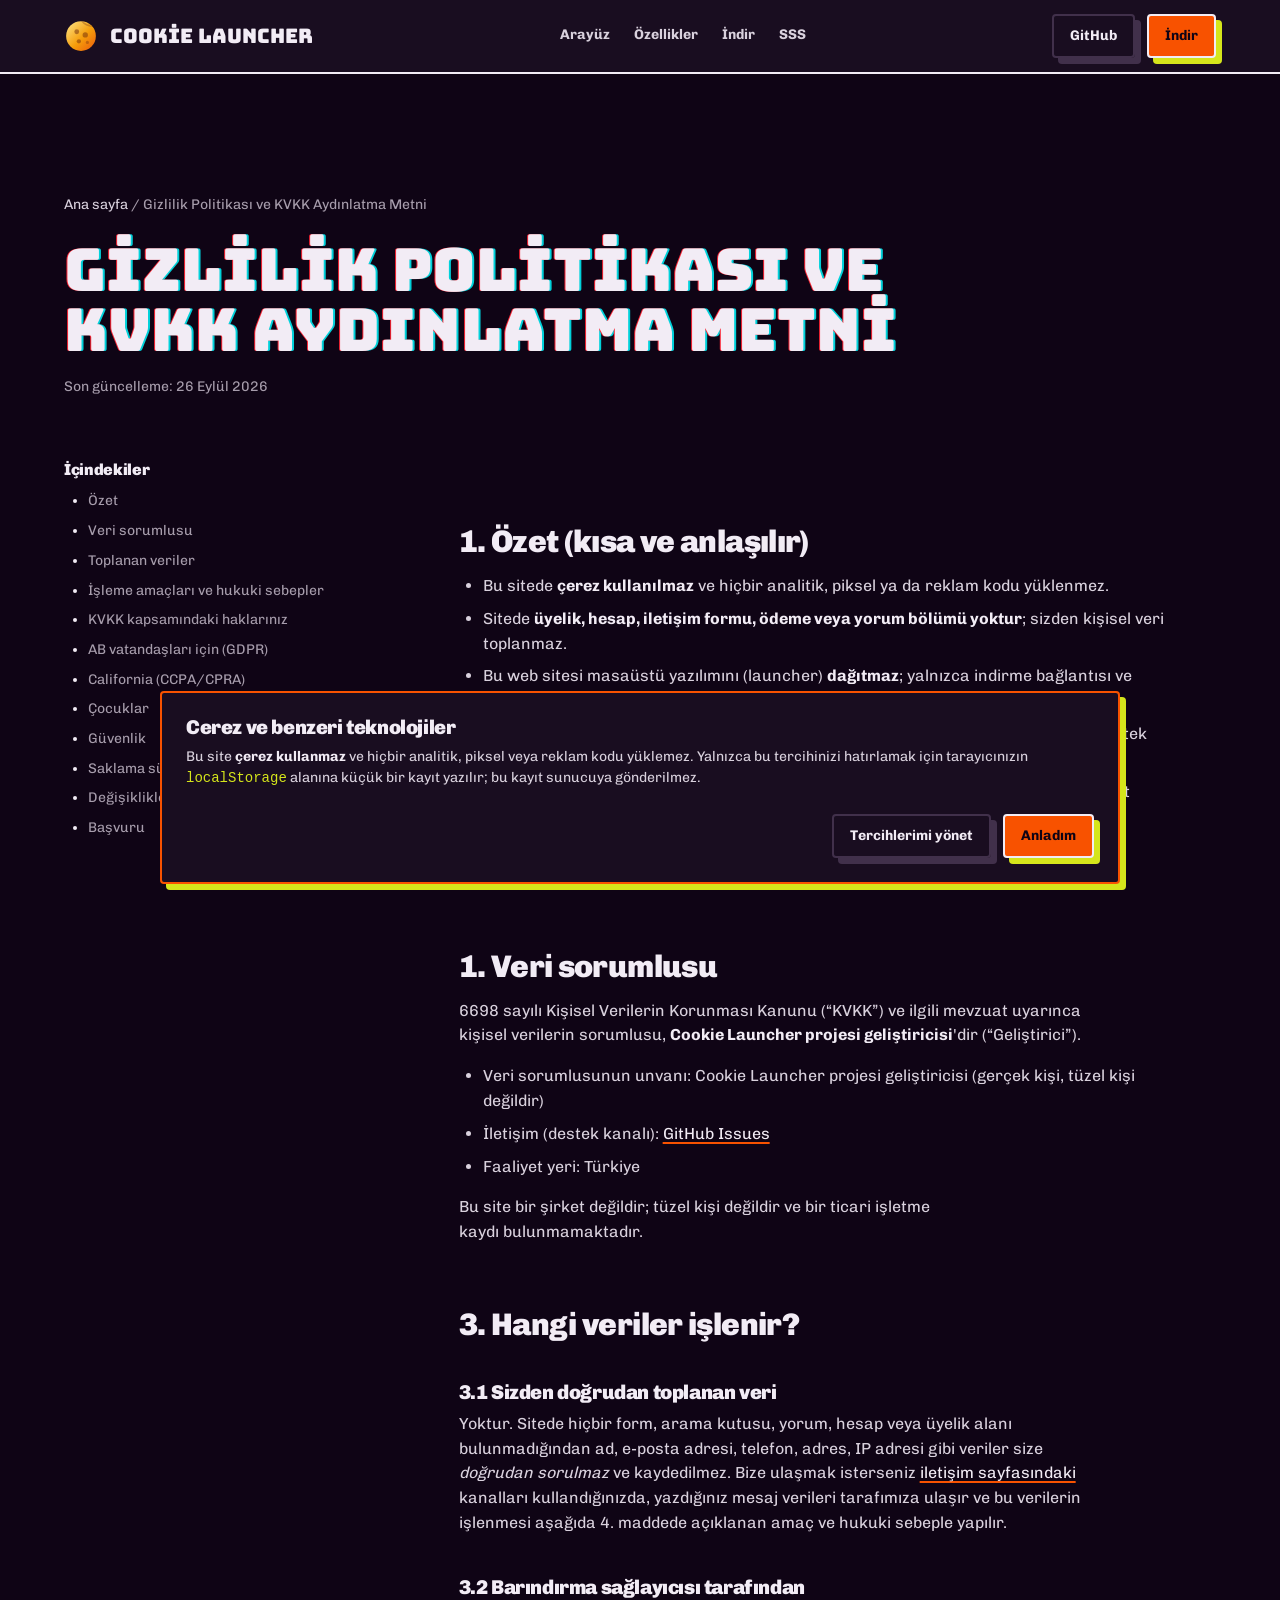
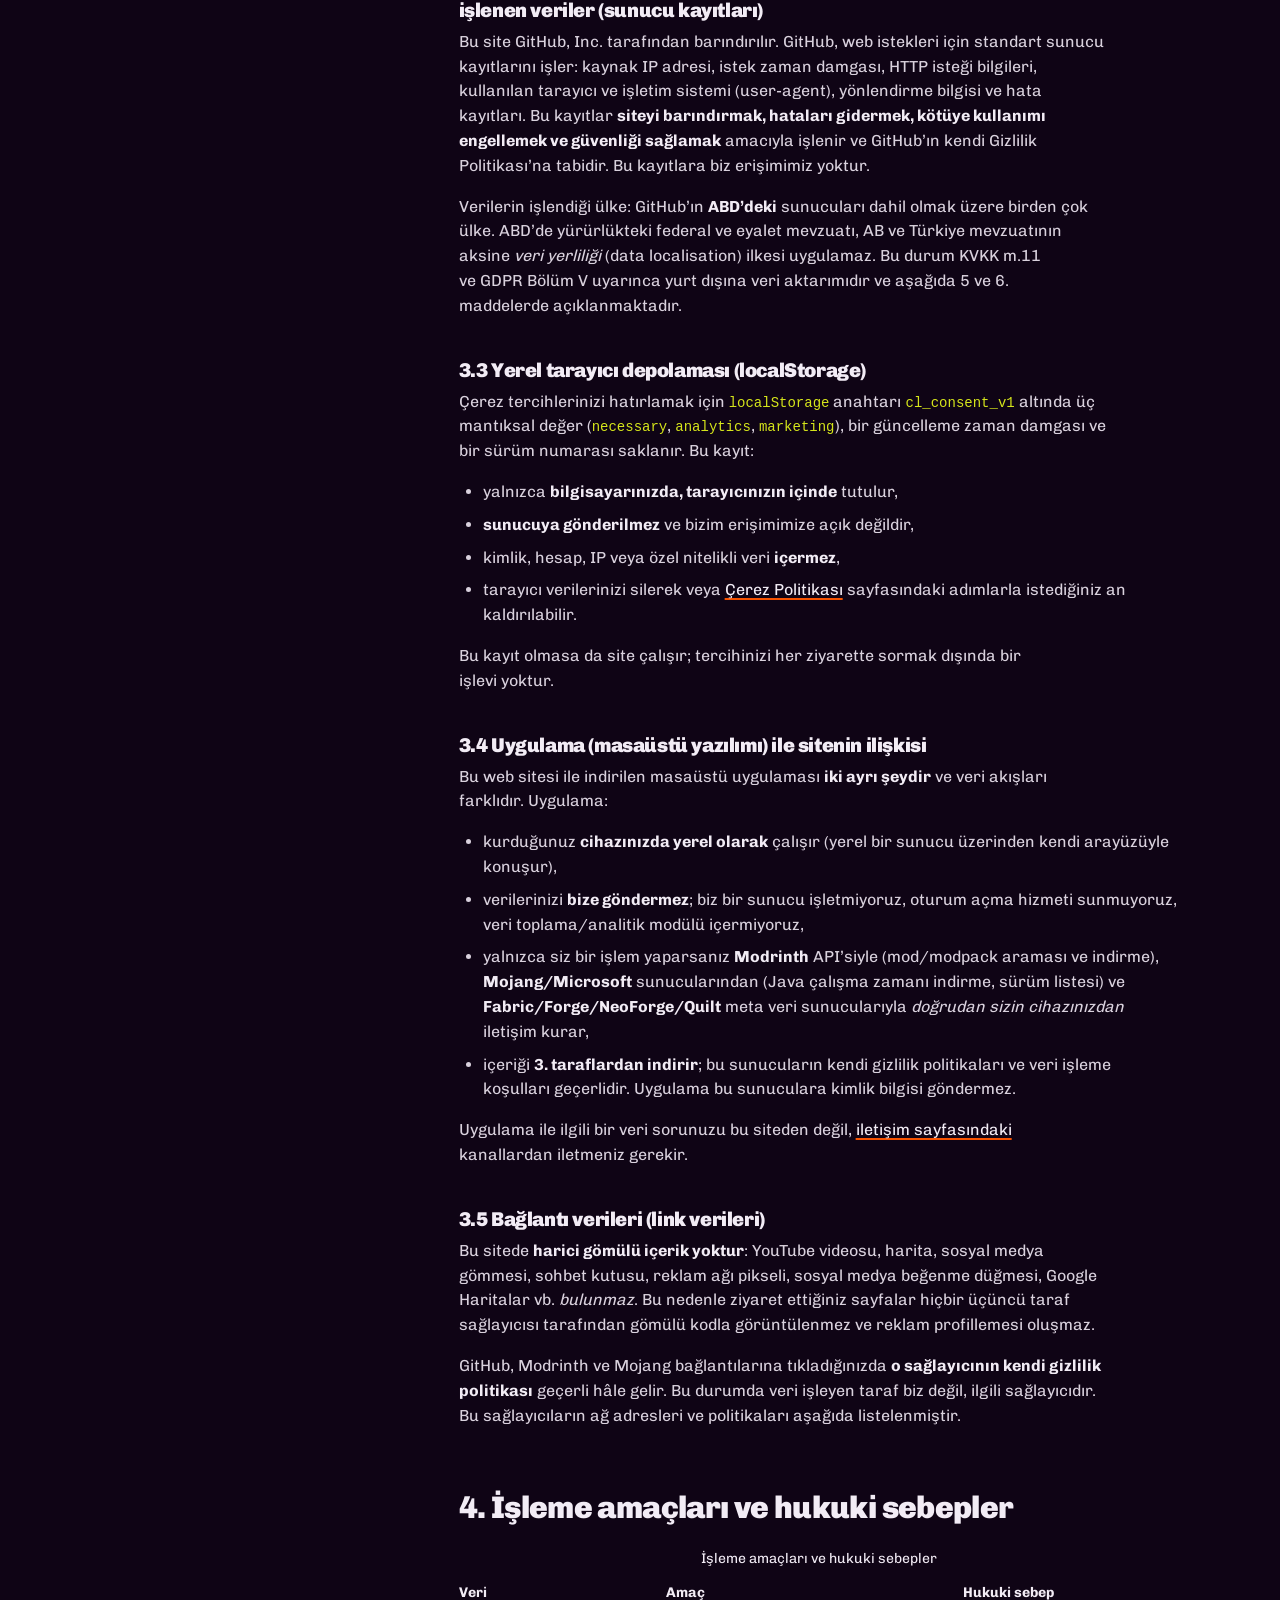
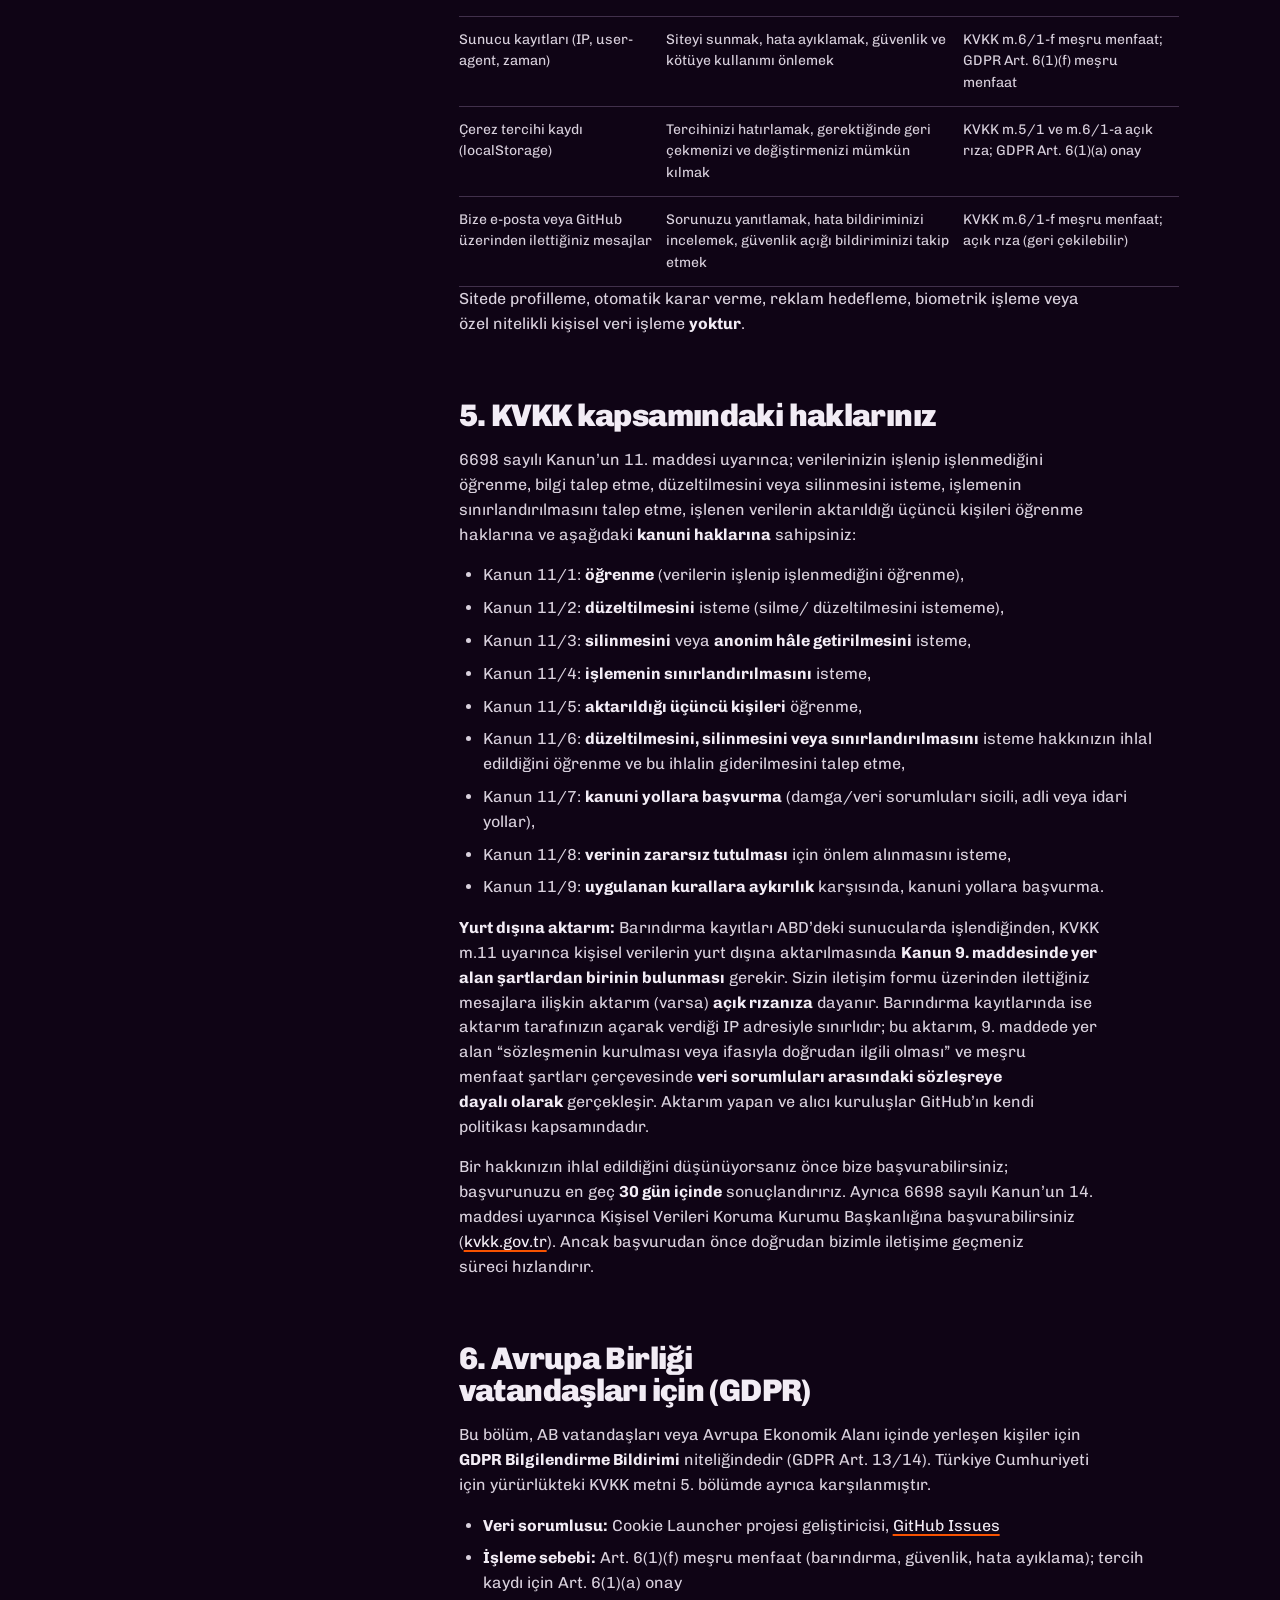
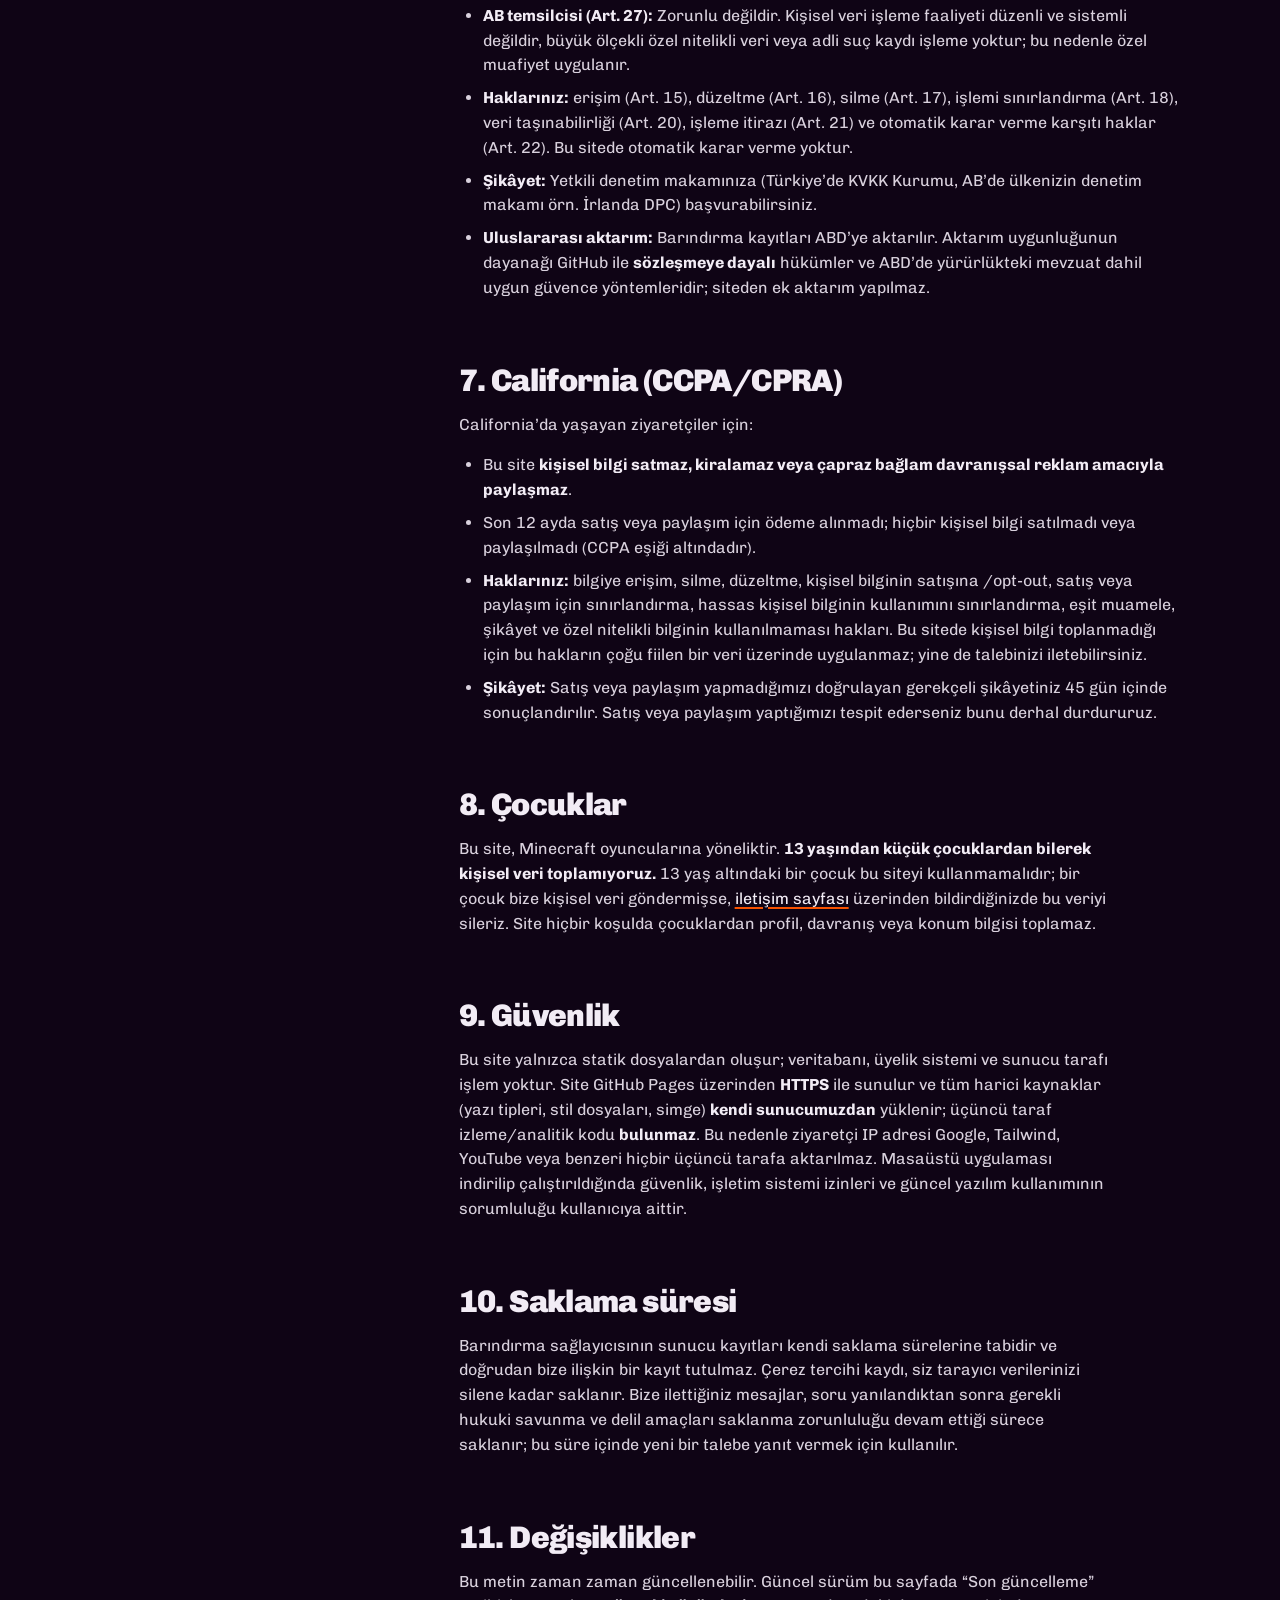
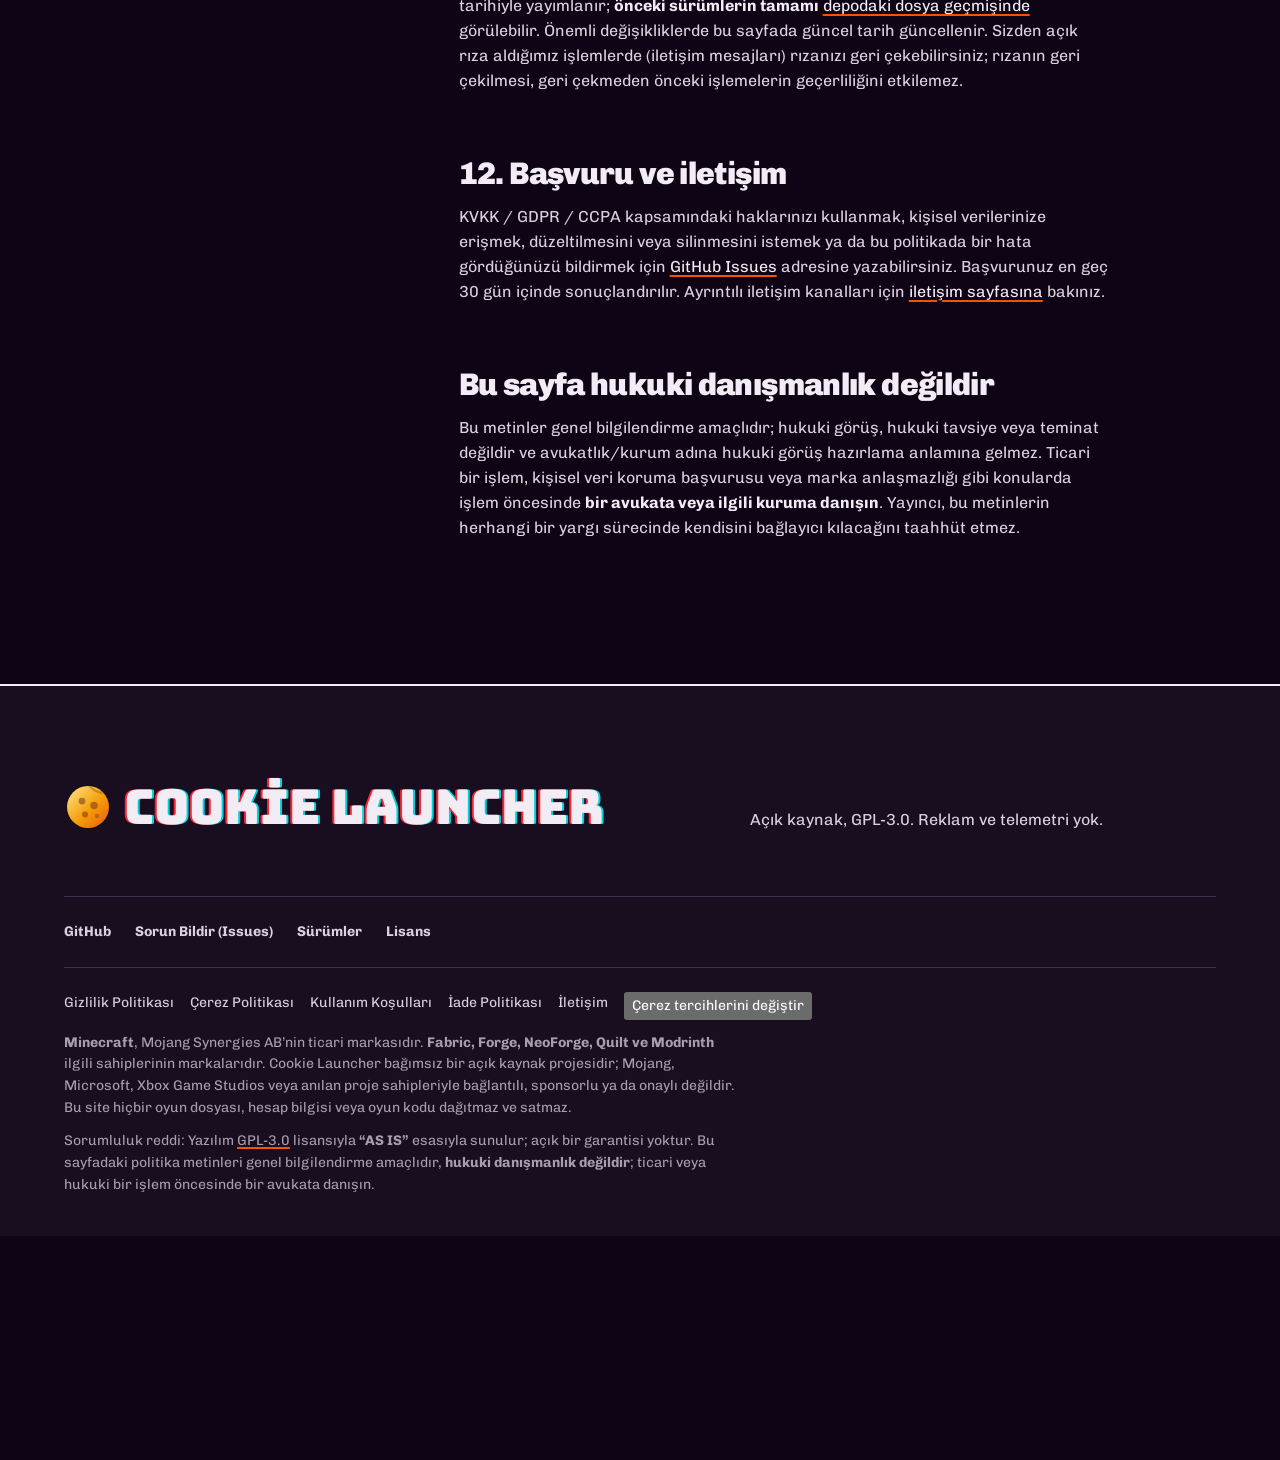
<file: gizlilik.html>
<!DOCTYPE html>
<html lang="tr">
<head>
  <meta charset="UTF-8">
  <meta name="viewport" content="width=device-width, initial-scale=1.0">
  <title>Gizlilik Politikası ve KVKK Aydınlatma Metni | Cookie Launcher</title>
  <meta name="description" content="Cookie Launcher web sitesinin gizlilik politikası, KVKK aydınlatma metni ve GDPR/CCPA bilgilendirmesi.">
  <link rel="stylesheet" href="assets/fonts/fonts.css">
  <link rel="stylesheet" href="assets/site.css">
  <link rel="icon" href="assets/favicon.svg" type="image/svg+xml">
  <link rel="canonical" href="gizlilik.html">
  <meta name="referrer" content="strict-origin-when-cross-origin">
  <meta name="color-scheme" content="dark">
  <meta name="theme-color" content="#150b1a">
  <meta name="robots" content="index,follow">
</head>
<body>
  <a href="gizlilik.html#main" class="skip">İçeriğe geç</a>
  <noscript>
    <div class="container doc__meta">
      <p>JavaScript kapalı. Sitede çerez, analitik veya izleme kodu çalışmaz; sayfanın tamamı JavaScript olmadan okunabilir. Yalnızca çerez tercih penceresi açılamaz.</p>
    </div>
  </noscript>

  <header class="nav">
    <div class="container nav__bar">
      <a class="wordmark" href="index.html#" aria-label="Cookie Launcher, ana sayfa">
        <img src="assets/favicon.svg" width="34" height="34" alt="">
        <span>Cookie Launcher</span>
      </a>
      <nav class="nav__links" aria-label="Ana menü">
        <a href="index.html#preview">Arayüz</a>
        <a href="index.html#features">Özellikler</a>
        <a href="index.html#downloads">İndir</a>
        <a href="index.html#faq">SSS</a>
      </nav>
      <div class="nav__actions">
        <a class="btn btn--quiet btn--sm" href="https://github.com/cookie-launcher/cookie-launcher" target="_blank" rel="noopener noreferrer">GitHub</a>
        <a class="btn btn--sm" href="index.html#downloads">İndir</a>
      </div>
    </div>
  </header>

  <main id="main" class="doc">
    <div class="container">
      <p class="crumbs">
      <a href="index.html">Ana sayfa</a>
      <span aria-hidden="true">/</span>
      <span>Gizlilik Politikası ve KVKK Aydınlatma Metni</span>
    </p>
      <h1>Gizlilik Politikası ve KVKK Aydınlatma Metni</h1>
      <p class="doc__meta">
      Son güncelleme: <time datetime="2026-09-26">26 Eylül 2026</time>
    </p>
      <div class="doc__grid">
        <aside class="doc__toc">
          <nav aria-label="Bu sayfadaki bölümler">
      <h2>İçindekiler</h2>
      <ul>
      <li><a href="gizlilik.html#ozet">Özet</a></li>
      <li><a href="gizlilik.html#k">Veri sorumlusu</a></li>
      <li><a href="gizlilik.html#toplanan">Toplanan veriler</a></li>
      <li><a href="gizlilik.html#amac">İşleme amaçları ve hukuki sebepler</a></li>
      <li><a href="gizlilik.html#kvkk">KVKK kapsamındaki haklarınız</a></li>
      <li><a href="gizlilik.html#gdpr">AB vatandaşları için (GDPR)</a></li>
      <li><a href="gizlilik.html#ccpa">California (CCPA/CPRA)</a></li>
      <li><a href="gizlilik.html#cocuk">Çocuklar</a></li>
      <li><a href="gizlilik.html#guvenlik">Güvenlik</a></li>
      <li><a href="gizlilik.html#saklama">Saklama süresi</a></li>
      <li><a href="gizlilik.html#degisiklik">Değişiklikler</a></li>
      <li><a href="gizlilik.html#basvuru">Başvuru</a></li>
      </ul>
    </nav>
        </aside>
        <div class="doc__body">
    

    
    

    

    <section aria-labelledby="ozet">
      <h2 id="ozet">1. Özet (kısa ve anlaşılır)</h2>
      <div>
        <ul>
          <li>Bu sitede <strong>çerez kullanılmaz</strong> ve hiçbir analitik, piksel ya da reklam kodu yüklenmez.</li>
          <li>Sitede <strong>üyelik, hesap, iletişim formu, ödeme veya yorum bölümü yoktur</strong>; sizden kişisel veri toplanmaz.</li>
          <li>Bu web sitesi masaüstü yazılımını (launcher) <strong>dağıtmaz</strong>; yalnızca indirme bağlantısı ve kaynak kod bağlantısı verir.</li>
          <li>Site <strong>GitHub Pages</strong> üzerinde barındırılır. Sunucu kayıtları (IP adresi, tarayıcı bilgisi, istek zamanı) GitHub tarafından işlenir.</li>
          <li>Tercihinizi hatırlamak için tarayıcınızın <code>localStorage</code> alanına bir kayıt yazılır; bu kayıt <strong>sunucuya gönderilmez</strong>.</li>
          <li>Hiçbir kişisel veri <strong>satılmaz, pazarlama amacıyla paylaşılmaz veya profilleme için kullanılmaz</strong>.</li>
        </ul>
      </div>
    </section>

    <section aria-labelledby="k">
      <h2 id="k">1. Veri sorumlusu</h2>
      <div>
        <p>6698 sayılı Kişisel Verilerin Korunması Kanunu (“KVKK”) ve ilgili mevzuat uyarınca kişisel verilerin
        sorumlusu, <strong>Cookie Launcher projesi geliştiricisi</strong>'dir (“Geliştirici”).</p>
        <ul>
          <li>Veri sorumlusunun unvanı: Cookie Launcher projesi geliştiricisi (gerçek kişi, tüzel kişi değildir)</li>
          <li>İletişim (destek kanalı): <a href="https://github.com/cookie-launcher/cookie-launcher/issues" target="_blank" rel="noopener noreferrer">GitHub Issues</a></li>
          <li>Faaliyet yeri: Türkiye</li>
        </ul>
        <p>Bu site bir şirket değildir; tüzel kişi değildir ve bir ticari işletme kaydı bulunmamaktadır.</p>
      </div>
    </section>

    <section aria-labelledby="toplanan">
      <h2 id="toplanan">3. Hangi veriler işlenir?</h2>
      <div>
        <h3>3.1 Sizden doğrudan toplanan veri</h3>
        <p>Yoktur. Sitede hiçbir form, arama kutusu, yorum, hesap veya üyelik alanı bulunmadığından
        ad, e-posta adresi, telefon, adres, IP adresi gibi veriler size <em>doğrudan sorulmaz</em> ve
        kaydedilmez. Bize ulaşmak isterseniz <a href="iletisim.html">iletişim sayfasındaki</a> kanalları
        kullandığınızda, yazdığınız mesaj verileri tarafımıza ulaşır ve bu verilerin işlenmesi aşağıda
        4. maddede açıklanan amaç ve hukuki sebeple yapılır.</p>

        <h3>3.2 Barındırma sağlayıcısı tarafından işlenen veriler (sunucu kayıtları)</h3>
        <p>Bu site GitHub, Inc. tarafından barındırılır. GitHub, web istekleri için standart sunucu
        kayıtlarını işler: kaynak IP adresi, istek zaman damgası, HTTP isteği bilgileri, kullanılan
        tarayıcı ve işletim sistemi (user-agent), yönlendirme bilgisi ve hata kayıtları. Bu kayıtlar
        <strong>siteyi barındırmak, hataları gidermek, kötüye kullanımı engellemek ve güvenliği sağlamak</strong>
        amacıyla işlenir ve GitHub’ın kendi Gizlilik Politikası’na tabidir. Bu kayıtlara biz erişimimiz
        yoktur.</p>
        <p>Verilerin işlendiği ülke: GitHub’ın <strong>ABD’deki</strong> sunucuları
        dahil olmak üzere birden çok ülke. ABD’de yürürlükteki federal ve eyalet mevzuatı, AB ve Türkiye
        mevzuatının aksine <em>veri yerliliği</em> (data localisation) ilkesi uygulamaz. Bu durum
        KVKK m.11 ve GDPR Bölüm V uyarınca yurt dışına veri aktarımıdır ve aşağıda 5 ve 6. maddelerde
        açıklanmaktadır.</p>

        <h3>3.3 Yerel tarayıcı depolaması (localStorage)</h3>
        <p>Çerez tercihlerinizi hatırlamak için <code>localStorage</code> anahtarı
        <code>cl_consent_v1</code> altında üç mantıksal değer (<code>necessary</code>,
        <code>analytics</code>, <code>marketing</code>), bir güncelleme zaman damgası ve bir sürüm
        numarası saklanır. Bu kayıt:</p>
        <ul>
          <li>yalnızca <strong>bilgisayarınızda, tarayıcınızın içinde</strong> tutulur,</li>
          <li><strong>sunucuya gönderilmez</strong> ve bizim erişimimize açık değildir,</li>
          <li>kimlik, hesap, IP veya özel nitelikli veri <strong>içermez</strong>,</li>
          <li>tarayıcı verilerinizi silerek veya <a href="cerez-politikasi.html">Çerez Politikası</a>
          sayfasındaki adımlarla istediğiniz an kaldırılabilir.</li>
        </ul>
        <p>Bu kayıt olmasa da site çalışır; tercihinizi her ziyarette sormak dışında bir işlevi yoktur.</p>

        <h3>3.4 Uygulama (masaüstü yazılımı) ile sitenin ilişkisi</h3>
        <p>Bu web sitesi ile indirilen masaüstü uygulaması <strong>iki ayrı şeydir</strong> ve veri
        akışları farklıdır. Uygulama:</p>
        <ul>
          <li>kurduğunuz <strong>cihazınızda yerel olarak</strong> çalışır (yerel bir sunucu üzerinden
          kendi arayüzüyle konuşur),</li>
          <li>verilerinizi <strong>bize göndermez</strong>; biz bir sunucu işletmiyoruz, oturum açma
          hizmeti sunmuyoruz, veri toplama/analitik modülü içermiyoruz,</li>
          <li>yalnızca siz bir işlem yaparsanız <strong>Modrinth</strong> API’siyle (mod/modpack
          araması ve indirme), <strong>Mojang/Microsoft</strong> sunucularından (Java çalışma zamanı
          indirme, sürüm listesi) ve <strong>Fabric/Forge/NeoForge/Quilt</strong> meta veri sunucularıyla
          <em>doğrudan sizin cihazınızdan</em> iletişim kurar,</li>
          <li>içeriği <strong>3. taraflardan indirir</strong>; bu sunucuların kendi gizlilik
          politikaları ve veri işleme koşulları geçerlidir. Uygulama bu sunuculara kimlik bilgisi
          göndermez.</li>
        </ul>
        <p>Uygulama ile ilgili bir veri sorunuzu bu siteden değil, <a href="iletisim.html">iletişim
        sayfasındaki</a> kanallardan iletmeniz gerekir.</p>

        <h3>3.5 Bağlantı verileri (link verileri)</h3>
        <p>Bu sitede <strong>harici gömülü içerik yoktur</strong>: YouTube videosu, harita, sosyal medya
        gömmesi, sohbet kutusu, reklam ağı pikseli, sosyal medya beğenme düğmesi, Google Haritalar vb.
        <em>bulunmaz</em>. Bu nedenle ziyaret ettiğiniz sayfalar hiçbir üçüncü taraf sağlayıcısı tarafından
        gömülü kodla görüntülenmez ve reklam profillemesi oluşmaz.</p>
        <p>GitHub, Modrinth ve Mojang bağlantılarına tıkladığınızda <strong>o sağlayıcının kendi
        gizlilik politikası</strong> geçerli hâle gelir. Bu durumda veri işleyen taraf biz değil,
        ilgili sağlayıcıdır. Bu sağlayıcıların ağ adresleri ve politikaları aşağıda listelenmiştir.</p>
      </div>
    </section>

    <section aria-labelledby="amac">
      <h2 id="amac">4. İşleme amaçları ve hukuki sebepler</h2>
      <div>
        <table>
          <caption>İşleme amaçları ve hukuki sebepler</caption>
          <thead>
            <tr><th scope="col">Veri</th><th scope="col">Amaç</th><th scope="col">Hukuki sebep</th></tr>
          </thead>
          <tbody>
            <tr>
              <td>Sunucu kayıtları (IP, user-agent, zaman)</td>
              <td>Siteyi sunmak, hata ayıklamak, güvenlik ve kötüye kullanımı önlemek</td>
              <td>KVKK m.6/1-f meşru menfaat; GDPR Art. 6(1)(f) meşru menfaat</td>
            </tr>
            <tr>
              <td>Çerez tercihi kaydı (localStorage)</td>
              <td>Tercihinizi hatırlamak, gerektiğinde geri çekmenizi ve değiştirmenizi mümkün kılmak</td>
              <td>KVKK m.5/1 ve m.6/1-a açık rıza; GDPR Art. 6(1)(a) onay</td>
            </tr>
            <tr>
              <td>Bize e-posta veya GitHub üzerinden ilettiğiniz mesajlar</td>
              <td>Sorunuzu yanıtlamak, hata bildiriminizi incelemek, güvenlik açığı bildiriminizi takip etmek</td>
              <td>KVKK m.6/1-f meşru menfaat; açık rıza (geri çekilebilir)</td>
            </tr>
          </tbody>
        </table>
        <p>Sitede profilleme, otomatik karar verme, reklam hedefleme, biometrik işleme veya
        özel nitelikli kişisel veri işleme <strong>yoktur</strong>.</p>
      </div>
    </section>

    <section aria-labelledby="kvkk">
      <h2 id="kvkk">5. KVKK kapsamındaki haklarınız</h2>
      <div>
        <p>6698 sayılı Kanun’un 11. maddesi uyarınca; verilerinizin işlenip işlenmediğini öğrenme,
        bilgi talep etme, düzeltilmesini veya silinmesini isteme, işlemenin sınırlandırılmasını talep
        etme, işlenen verilerin aktarıldığı üçüncü kişileri öğrenme haklarına ve aşağıdaki
        <strong>kanuni haklarına</strong> sahipsiniz:</p>
        <ul>
          <li>Kanun 11/1: <strong>öğrenme</strong> (verilerin işlenip işlenmediğini öğrenme),</li>
          <li>Kanun 11/2: <strong>düzeltilmesini</strong> isteme (silme/ düzeltilmesini istememe),</li>
          <li>Kanun 11/3: <strong>silinmesini</strong> veya <strong>anonim hâle getirilmesini</strong> isteme,</li>
          <li>Kanun 11/4: <strong>işlemenin sınırlandırılmasını</strong> isteme,</li>
          <li>Kanun 11/5: <strong>aktarıldığı üçüncü kişileri</strong> öğrenme,</li>
          <li>Kanun 11/6: <strong>düzeltilmesini, silinmesini veya sınırlandırılmasını</strong> isteme hakkınızın ihlal edildiğini öğrenme ve bu ihlalin giderilmesini talep etme,</li>
          <li>Kanun 11/7: <strong>kanuni yollara başvurma</strong> (damga/veri sorumluları sicili, adli veya idari yollar),</li>
          <li>Kanun 11/8: <strong>verinin zararsız tutulması</strong> için önlem alınmasını isteme,</li>
          <li>Kanun 11/9: <strong>uygulanan kurallara aykırılık</strong> karşısında, kanuni yollara başvurma.</li>
        </ul>
        <p><strong>Yurt dışına aktarım:</strong> Barındırma kayıtları ABD’deki sunucularda işlendiğinden,
        KVKK m.11 uyarınca kişisel verilerin yurt dışına aktarılmasında <strong>Kanun 9. maddesinde
        yer alan şartlardan birinin bulunması</strong> gerekir. Sizin iletişim formu üzerinden ilettiğiniz
        mesajlara ilişkin aktarım (varsa) <strong>açık rızanıza</strong> dayanır. Barındırma kayıtlarında
        ise aktarım tarafınızın açarak verdiği IP adresiyle sınırlıdır; bu aktarım, 9. maddede yer alan
        “sözleşmenin kurulması veya ifasıyla doğrudan ilgili olması” ve meşru menfaat şartları
        çerçevesinde <strong>veri sorumluları arasındaki sözleşreye dayalı olarak</strong> gerçekleşir.
        Aktarım yapan ve alıcı kuruluşlar GitHub’ın kendi politikası kapsamındadır.</p>
        <p>Bir hakkınızın ihlal edildiğini düşünüyorsanız önce bize başvurabilirsiniz; başvurunuzu
        en geç <strong>30 gün içinde</strong> sonuçlandırırız. Ayrıca 6698 sayılı Kanun’un 14. maddesi
        uyarınca Kişisel Verileri Koruma Kurumu Başkanlığına başvurabilirsiniz
        (<a href="https://www.kvkk.gov.tr" target="_blank" rel="noopener noreferrer">kvkk.gov.tr</a>).
        Ancak başvurudan önce doğrudan bizimle iletişime geçmeniz süreci hızlandırır.</p>
      </div>
    </section>

    <section aria-labelledby="gdpr">
      <h2 id="gdpr">6. Avrupa Birliği vatandaşları için (GDPR)</h2>
      <div>
        <p>Bu bölüm, AB vatandaşları veya Avrupa Ekonomik Alanı içinde yerleşen kişiler için
        <strong>GDPR Bilgilendirme Bildirimi</strong> niteliğindedir (GDPR Art. 13/14). Türkiye Cumhuriyeti
        için yürürlükteki KVKK metni 5. bölümde ayrıca karşılanmıştır.</p>
        <ul>
          <li><strong>Veri sorumlusu:</strong> Cookie Launcher projesi geliştiricisi, <a href="https://github.com/cookie-launcher/cookie-launcher/issues" target="_blank" rel="noopener noreferrer">GitHub Issues</a></li>
          <li><strong>İşleme sebebi:</strong> Art. 6(1)(f) meşru menfaat (barındırma, güvenlik, hata ayıklama);
          tercih kaydı için Art. 6(1)(a) onay</li>
          <li><strong>AB temsilcisi (Art. 27):</strong> Zorunlu değildir. Kişisel veri işleme faaliyeti
          düzenli ve sistemli değildir, büyük ölçekli özel nitelikli veri veya adli suç kaydı işleme yoktur;
  bu nedenle özel muafiyet uygulanır.</li>
          <li><strong>Haklarınız:</strong> erişim (Art. 15), düzeltme (Art. 16), silme (Art. 17),
          işlemi sınırlandırma (Art. 18), veri taşınabilirliği (Art. 20), işleme itirazı (Art. 21) ve
          otomatik karar verme karşıtı haklar (Art. 22). Bu sitede otomatik karar verme yoktur.</li>
          <li><strong>Şikâyet:</strong> Yetkili denetim makamınıza (Türkiye’de KVKK Kurumu, AB’de
  ülkenizin denetim makamı örn. İrlanda DPC) başvurabilirsiniz.</li>
          <li><strong>Uluslararası aktarım:</strong> Barındırma kayıtları ABD’ye aktarılır. Aktarım
  uygunluğunun dayanağı GitHub ile <strong>sözleşmeye dayalı</strong> hükümler ve ABD’de yürürlükteki
  mevzuat dahil uygun güvence yöntemleridir; siteden ek aktarım yapılmaz.</li>
        </ul>
      </div>
    </section>

    <section aria-labelledby="ccpa">
      <h2 id="ccpa">7. California (CCPA/CPRA)</h2>
      <div>
        <p>California’da yaşayan ziyaretçiler için:</p>
        <ul>
          <li>Bu site <strong>kişisel bilgi satmaz, kiralamaz veya çapraz bağlam davranışsal reklam amacıyla
  paylaşmaz</strong>.</li>
          <li>Son 12 ayda satış veya paylaşım için ödeme alınmadı; hiçbir kişisel bilgi satılmadı veya
  paylaşılmadı (CCPA eşiği altındadır).</li>
          <li><strong>Haklarınız:</strong> bilgiye erişim, silme, düzeltme, kişisel bilginin satışına
/opt-out, satış veya paylaşım için sınırlandırma, hassas kişisel bilginin kullanımını sınırlandırma,
eşit muamele, şikâyet ve özel nitelikli bilginin kullanılmaması hakları. Bu sitede kişisel bilgi
toplanmadığı için bu hakların çoğu fiilen bir veri üzerinde uygulanmaz; yine de talebinizi
iletebilirsiniz.</li>
          <li><strong>Şikâyet:</strong> Satış veya paylaşım yapmadığımızı doğrulayan gerekçeli şikâyetiniz
  45 gün içinde sonuçlandırılır. Satış veya paylaşım yaptığımızı tespit ederseniz bunu derhal
  durdururuz.</li>
        </ul>
      </div>
    </section>

    <section aria-labelledby="cocuk">
      <h2 id="cocuk">8. Çocuklar</h2>
      <div>
        <p>Bu site, Minecraft oyuncularına yöneliktir. <strong>13 yaşından küçük çocuklardan bilerek
        kişisel veri toplamıyoruz.</strong> 13 yaş altındaki bir çocuk bu siteyi kullanmamalıdır; bir
        çocuk bize kişisel veri göndermişse, <a href="iletisim.html">iletişim sayfası</a> üzerinden
        bildirdiğinizde bu veriyi sileriz. Site hiçbir koşulda çocuklardan profil, davranış veya
        konum bilgisi toplamaz.</p>
      </div>
    </section>

    <section aria-labelledby="guvenlik">
      <h2 id="guvenlik">9. Güvenlik</h2>
      <div>
        <p>Bu site yalnızca statik dosyalardan oluşur; veritabanı, üyelik sistemi ve sunucu tarafı
        işlem yoktur. Site GitHub Pages üzerinden <strong>HTTPS</strong> ile sunulur ve tüm harici
        kaynaklar (yazı tipleri, stil dosyaları, simge) <strong>kendi sunucumuzdan</strong> yüklenir;
        üçüncü taraf izleme/analitik kodu <strong>bulunmaz</strong>. Bu nedenle ziyaretçi IP adresi
        Google, Tailwind, YouTube veya benzeri hiçbir üçüncü tarafa aktarılmaz. Masaüstü uygulaması
        indirilip çalıştırıldığında güvenlik, işletim sistemi izinleri ve güncel yazılım
        kullanımının sorumluluğu kullanıcıya aittir.</p>
      </div>
    </section>

    <section aria-labelledby="saklama">
      <h2 id="saklama">10. Saklama süresi</h2>
      <div>
        <p>Barındırma sağlayıcısının sunucu kayıtları kendi saklama sürelerine tabidir ve doğrudan bize
        ilişkin bir kayıt tutulmaz. Çerez tercihi kaydı, siz tarayıcı verilerinizi silene kadar
        saklanır. Bize ilettiğiniz mesajlar, soru yanılandıktan sonra gerekli hukuki savunma ve
        delil amaçları saklanma zorunluluğu devam ettiği sürece saklanır; bu süre içinde yeni bir talebe
        yanıt vermek için kullanılır.</p>
      </div>
    </section>

    <section aria-labelledby="degisiklik">
      <h2 id="degisiklik">11. Değişiklikler</h2>
      <div>
        <p>Bu metin zaman zaman güncellenebilir. Güncel sürüm bu sayfada “Son güncelleme” tarihiyle
        yayımlanır; <strong>önceki sürümlerin tamamı</strong>
        <a href="https://github.com/cookie-launcher/cookie-launcher/commits/main/docs" target="_blank" rel="noopener noreferrer">depodaki
        dosya geçmişinde</a> görülebilir. Önemli değişikliklerde bu sayfada güncel tarih güncellenir.
        Sizden açık rıza aldığımız işlemlerde (iletişim mesajları) rızanızı geri çekebilirsiniz; rızanın
        geri çekilmesi, geri çekmeden önceki işlemelerin geçerliliğini etkilemez.</p>
      </div>
    </section>

    <section aria-labelledby="basvuru">
      <h2 id="basvuru">12. Başvuru ve iletişim</h2>
      <div>
        <p>KVKK / GDPR / CCPA kapsamındaki haklarınızı kullanmak, kişisel verilerinize erişmek,
        düzeltilmesini veya silinmesini istemek ya da bu politikada bir hata gördüğünüzü bildirmek
        için <a href="https://github.com/cookie-launcher/cookie-launcher/issues" target="_blank" rel="noopener noreferrer">GitHub Issues</a> adresine yazabilirsiniz. Başvurunuz en geç
        30 gün içinde sonuçlandırılır. Ayrıntılı iletişim kanalları için
        <a href="iletisim.html">iletişim sayfasına</a> bakınız.</p>
      </div>
    </section>

    <aside>
      <h2>Bu sayfa hukuki danışmanlık değildir</h2>
      <p>
        Bu metinler genel bilgilendirme amaçlıdır; hukuki görüş, hukuki tavsiye veya teminat değildir ve
        avukatlık/kurum adına hukuki görüş hazırlama anlamına gelmez. Ticari bir işlem, kişisel veri
        koruma başvurusu veya marka anlaşmazlığı gibi konularda işlem öncesinde
        <strong>bir avukata veya ilgili kuruma danışın</strong>. Yayıncı, bu metinlerin herhangi bir
        yargı sürecinde kendisini bağlayıcı kılacağını taahhüt etmez.
      </p>
    </aside>
  
        </div>
      </div>
    </div>
  </main>

  <footer class="footer">
    <div class="container">
      <div class="footer__mast">
        <a class="wordmark" href="index.html" aria-label="Cookie Launcher, ana sayfa">
          <img src="assets/favicon.svg" width="48" height="48" alt="">
          <span>Cookie Launcher</span>
        </a>
        <p class="footer__close">Açık kaynak, GPL-3.0. Reklam ve telemetri yok.</p>
      </div>

      <nav class="footer__links" aria-label="Proje bağlantıları">
        <a href="https://github.com/cookie-launcher/cookie-launcher" target="_blank" rel="noopener noreferrer">GitHub</a>
        <a href="https://github.com/cookie-launcher/cookie-launcher/issues" target="_blank" rel="noopener noreferrer">Sorun Bildir (Issues)</a>
        <a href="https://github.com/cookie-launcher/cookie-launcher/releases" target="_blank" rel="noopener noreferrer">Sürümler</a>
        <a href="https://github.com/cookie-launcher/cookie-launcher/blob/main/LICENSE" target="_blank" rel="noopener noreferrer">Lisans</a>
      </nav>

      <div class="footer__legal">
        <nav class="footer__rules" aria-label="Yasal bilgiler">
          <a href="gizlilik.html">Gizlilik Politikası</a>
          <a href="cerez-politikasi.html">Çerez Politikası</a>
          <a href="kullanim-kosullari.html">Kullanım Koşulları</a>
          <a href="iade-politikasi.html">İade Politikası</a>
          <a href="iletisim.html">İletişim</a>
          <button type="button" data-consent-manage>Çerez tercihlerini değiştir</button>
        </nav>

        <p><strong>Minecraft</strong>, Mojang Synergies AB’nin ticari markasıdır. <strong>Fabric, Forge, NeoForge, Quilt ve Modrinth</strong> ilgili sahiplerinin markalarıdır. Cookie Launcher bağımsız bir açık kaynak projesidir; Mojang, Microsoft, Xbox Game Studios veya anılan proje sahipleriyle bağlantılı, sponsorlu ya da onaylı değildir. Bu site hiçbir oyun dosyası, hesap bilgisi veya oyun kodu dağıtmaz ve satmaz.</p>
        <p>Sorumluluk reddi: Yazılım <a href="https://github.com/cookie-launcher/cookie-launcher/blob/main/LICENSE" target="_blank" rel="noopener noreferrer">GPL-3.0</a> lisansıyla <strong>“AS IS”</strong> esasıyla sunulur; açık bir garantisi yoktur. Bu sayfadaki politika metinleri genel bilgilendirme amaçlıdır, <strong>hukuki danışmanlık değildir</strong>; ticari veya hukuki bir işlem öncesinde bir avukata danışın.</p>
      </div>
    </div>
  </footer>

  <script src="assets/consent.js" defer></script>
</body>
</html>
</file>
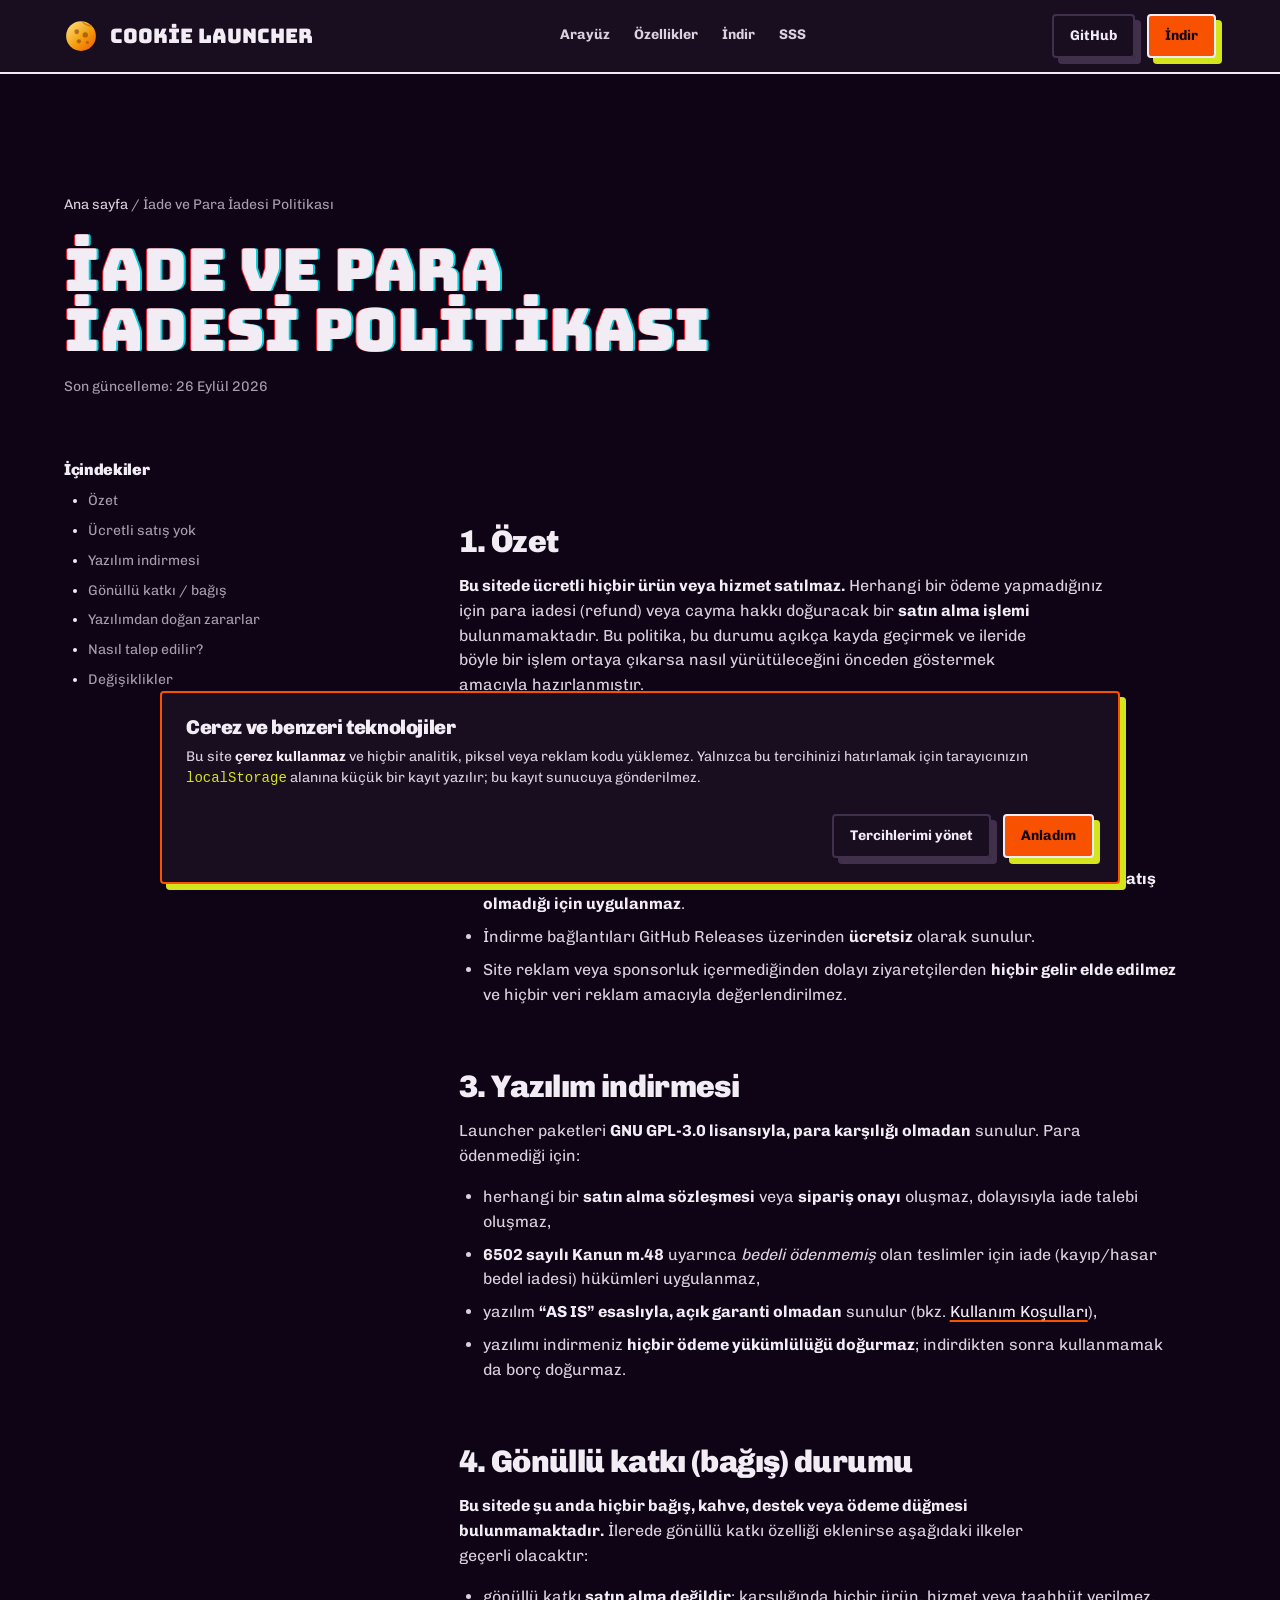
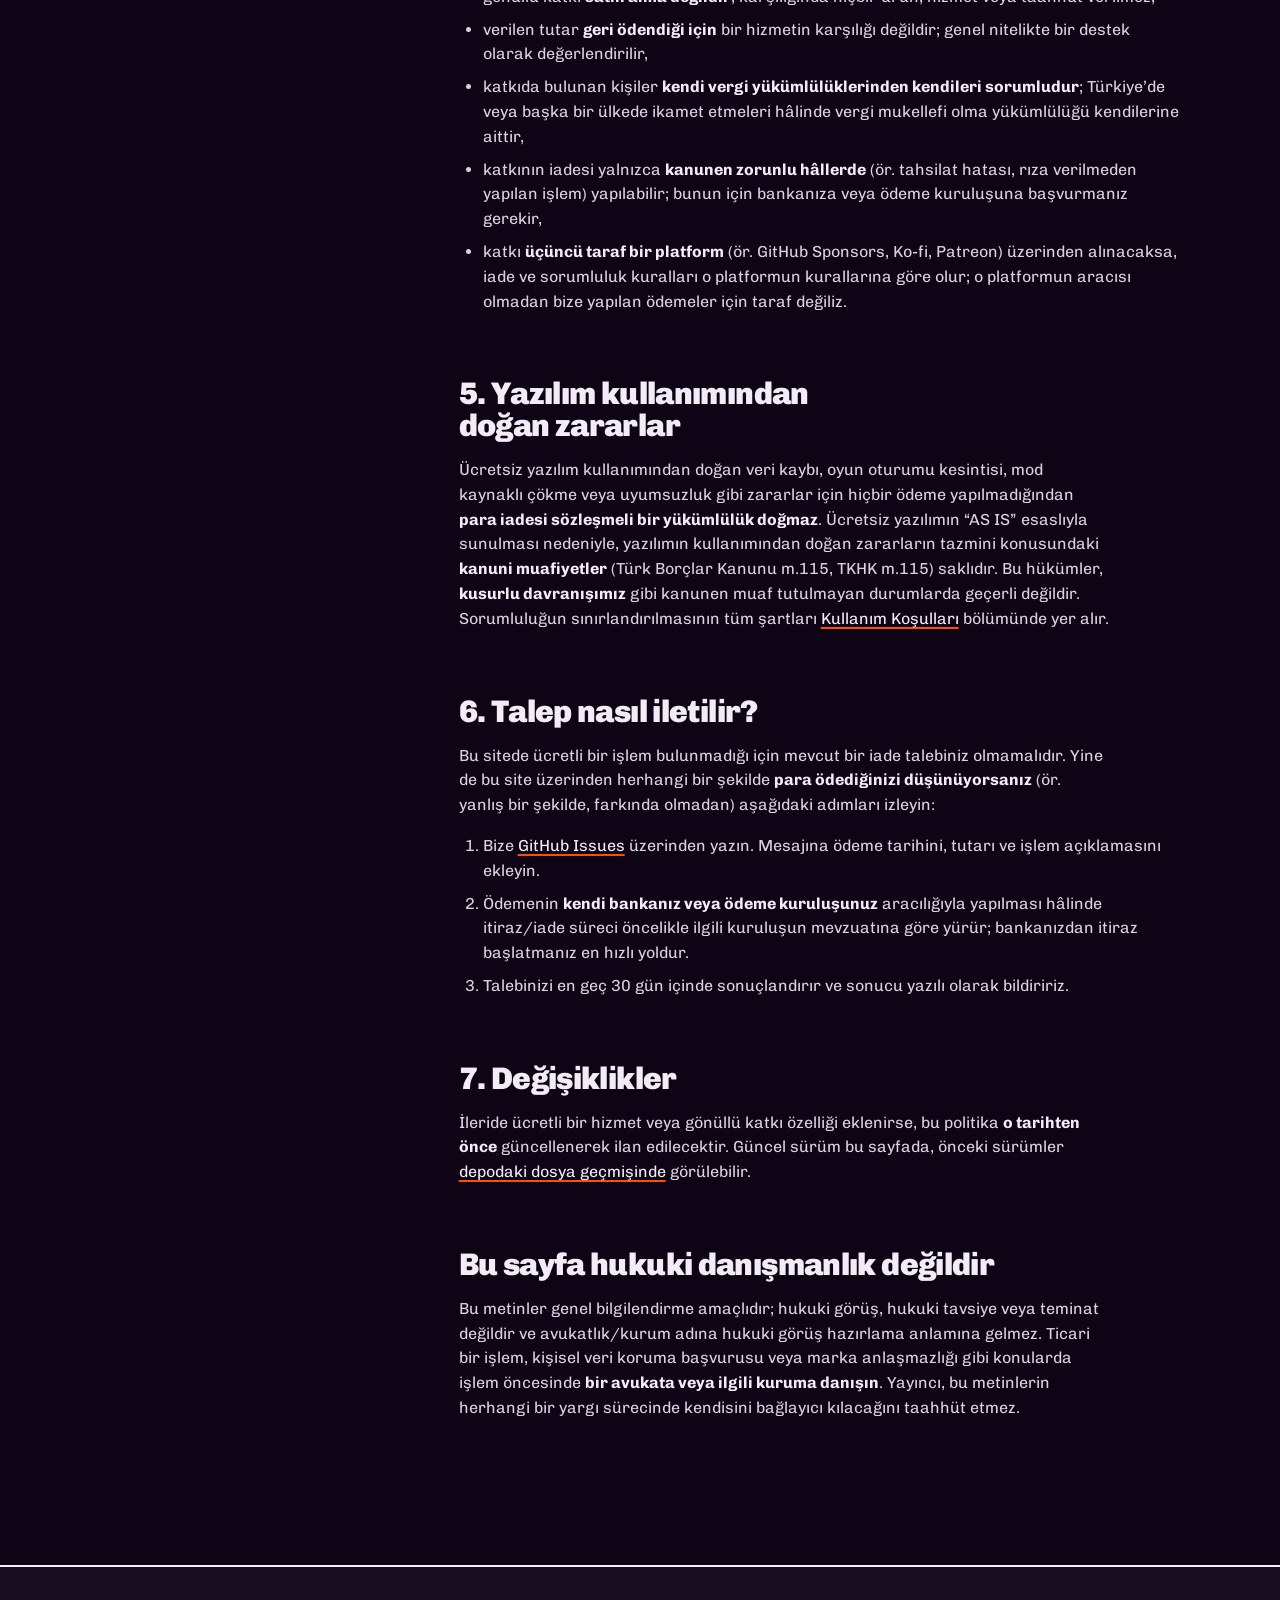
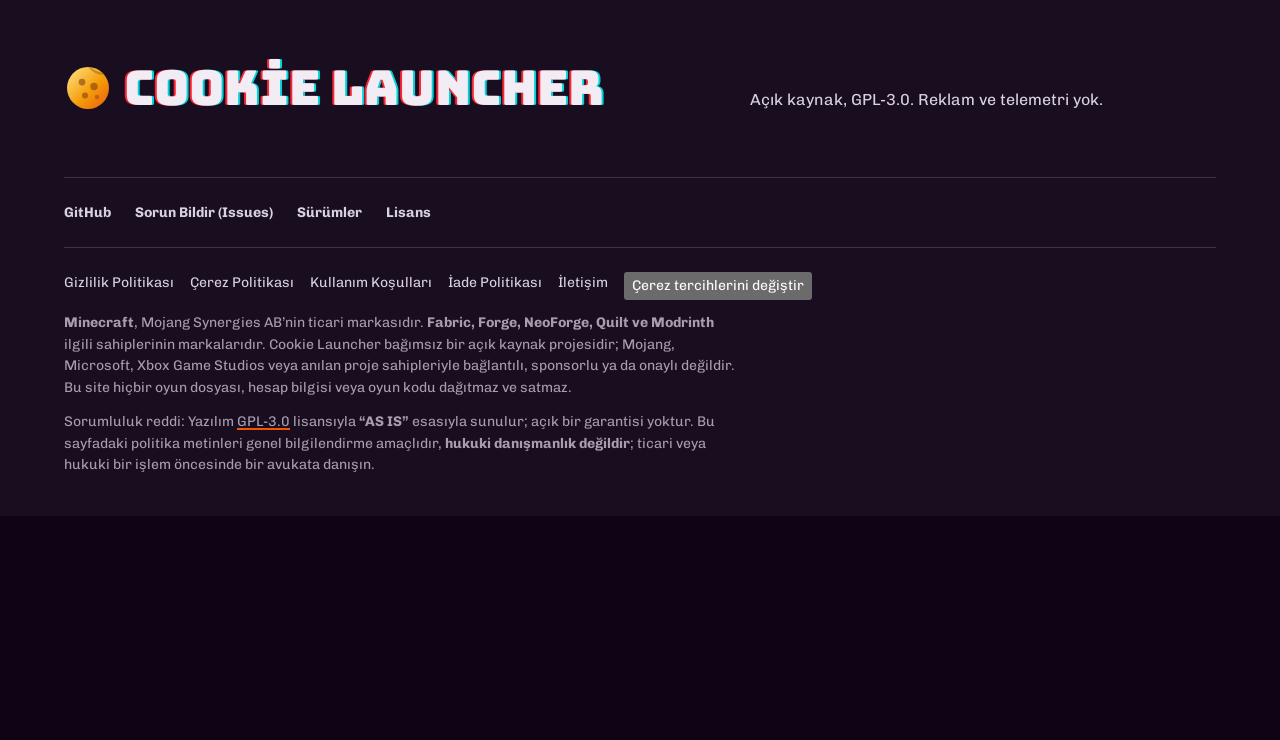
<file: iade-politikasi.html>
<!DOCTYPE html>
<html lang="tr">
<head>
  <meta charset="UTF-8">
  <meta name="viewport" content="width=device-width, initial-scale=1.0">
  <title>İade ve Para İadesi Politikası | Cookie Launcher</title>
  <meta name="description" content="Cookie Launcher üzerinde ücretli satış bulunmadığını açıklayan iade ve para iadesi politikası.">
  <link rel="stylesheet" href="assets/fonts/fonts.css">
  <link rel="stylesheet" href="assets/site.css">
  <link rel="icon" href="assets/favicon.svg" type="image/svg+xml">
  <link rel="canonical" href="iade-politikasi.html">
  <meta name="referrer" content="strict-origin-when-cross-origin">
  <meta name="color-scheme" content="dark">
  <meta name="theme-color" content="#150b1a">
  <meta name="robots" content="index,follow">
</head>
<body>
  <a href="iade-politikasi.html#main" class="skip">İçeriğe geç</a>
  <noscript>
    <div class="container doc__meta">
      <p>JavaScript kapalı. Sitede çerez, analitik veya izleme kodu çalışmaz; sayfanın tamamı JavaScript olmadan okunabilir. Yalnızca çerez tercih penceresi açılamaz.</p>
    </div>
  </noscript>

  <header class="nav">
    <div class="container nav__bar">
      <a class="wordmark" href="index.html#" aria-label="Cookie Launcher, ana sayfa">
        <img src="assets/favicon.svg" width="34" height="34" alt="">
        <span>Cookie Launcher</span>
      </a>
      <nav class="nav__links" aria-label="Ana menü">
        <a href="index.html#preview">Arayüz</a>
        <a href="index.html#features">Özellikler</a>
        <a href="index.html#downloads">İndir</a>
        <a href="index.html#faq">SSS</a>
      </nav>
      <div class="nav__actions">
        <a class="btn btn--quiet btn--sm" href="https://github.com/cookie-launcher/cookie-launcher" target="_blank" rel="noopener noreferrer">GitHub</a>
        <a class="btn btn--sm" href="index.html#downloads">İndir</a>
      </div>
    </div>
  </header>

  <main id="main" class="doc">
    <div class="container">
      <p class="crumbs">
      <a href="index.html">Ana sayfa</a>
      <span aria-hidden="true">/</span>
      <span>İade ve Para İadesi Politikası</span>
    </p>
      <h1>İade ve Para İadesi Politikası</h1>
      <p class="doc__meta">
      Son güncelleme: <time datetime="2026-09-26">26 Eylül 2026</time>
    </p>
      <div class="doc__grid">
        <aside class="doc__toc">
          <nav aria-label="Bu sayfadaki bölümler">
      <h2>İçindekiler</h2>
      <ul>
      <li><a href="iade-politikasi.html#ozet">Özet</a></li>
      <li><a href="iade-politikasi.html#satisyok">Ücretli satış yok</a></li>
      <li><a href="iade-politikasi.html#yazilim">Yazılım indirmesi</a></li>
      <li><a href="iade-politikasi.html#bagis">Gönüllü katkı / bağış</a></li>
      <li><a href="iade-politikasi.html#zarar">Yazılımdan doğan zararlar</a></li>
      <li><a href="iade-politikasi.html#nasil">Nasıl talep edilir?</a></li>
      <li><a href="iade-politikasi.html#degisiklik">Değişiklikler</a></li>
      </ul>
    </nav>
        </aside>
        <div class="doc__body">
    

    
    

    

    <section aria-labelledby="ozet">
      <h2 id="ozet">1. Özet</h2>
      <div>
        <p><strong>Bu sitede ücretli hiçbir ürün veya hizmet satılmaz.</strong> Herhangi bir ödeme
        yapmadığınız için para iadesi (refund) veya cayma hakkı doğuracak bir <strong>satın alma
        işlemi</strong> bulunmamaktadır. Bu politika, bu durumu açıkça kayda geçirmek ve ileride
        böyle bir işlem ortaya çıkarsa nasıl yürütüleceğini önceden göstermek amacıyla
        hazırlanmıştır.</p>
      </div>
    </section>

    <section aria-labelledby="satisyok">
      <h2 id="satisyok">2. Ücretli satış bulunmaması</h2>
      <div>
        <ul>
          <li>Sitede <strong>fiyat, sepet, ödeme, abonelik, üyelik ücreti veya premium plan yoktur</strong>.</li>
          <li><strong>6502 sayılı Tüketicinin Korunması Hakkında Kanun’un</strong> 14. gün cayma
  hakkı, ön bilgilendirme ve mesafeli sözleşme (14. madde ve ilgili hükümler) hükümleri, <strong>ücretli
  satış olmadığı için uygulanmaz</strong>.</li>
          <li>İndirme bağlantıları GitHub Releases üzerinden <strong>ücretsiz</strong> olarak sunulur.</li>
          <li>Site reklam veya sponsorluk içermediğinden dolayı ziyaretçilerden <strong>hiçbir gelir
  elde edilmez</strong> ve hiçbir veri reklam amacıyla değerlendirilmez.</li>
        </ul>
      </div>
    </section>

    <section aria-labelledby="yazilim">
      <h2 id="yazilim">3. Yazılım indirmesi</h2>
      <div>
        <p>Launcher paketleri <strong>GNU GPL-3.0 lisansıyla, para karşılığı olmadan</strong>
        sunulur. Para ödenmediği için:</p>
        <ul>
          <li>herhangi bir <strong>satın alma sözleşmesi</strong> veya <strong>sipariş onayı</strong>
  oluşmaz, dolayısıyla iade talebi oluşmaz,</li>
          <li><strong>6502 sayılı Kanun m.48</strong> uyarınca <em>bedeli ödenmemiş</em> olan teslimler
  için iade (kayıp/hasar bedel iadesi) hükümleri uygulanmaz,</li>
          <li>yazılım <strong>“AS IS” esaslıyla, açık garanti olmadan</strong> sunulur
  (bkz. <a href="kullanim-kosullari.html">Kullanım Koşulları</a>),</li>
          <li>yazılımı indirmeniz <strong>hiçbir ödeme yükümlülüğü doğurmaz</strong>; indirdikten
  sonra kullanmamak da borç doğurmaz.</li>
        </ul>
      </div>
    </section>

    <section aria-labelledby="bagis">
      <h2 id="bagis">4. Gönüllü katkı (bağış) durumu</h2>
      <div>
        <p><strong>Bu sitede şu anda hiçbir bağış, kahve, destek veya ödeme düğmesi bulunmamaktadır.</strong>
        İlerede gönüllü katkı özelliği eklenirse aşağıdaki ilkeler geçerli olacaktır:</p>
        <ul>
          <li>gönüllü katkı <strong>satın alma değildir</strong>; karşılığında hiçbir ürün, hizmet veya
  taahhüt verilmez,</li>
          <li>verilen tutar <strong>geri ödendiği için</strong> bir hizmetin karşılığı değildir; genel
  nitelikte bir destek olarak değerlendirilir,</li>
          <li>katkıda bulunan kişiler <strong>kendi vergi yükümlülüklerinden kendileri sorumludur</strong>;
  Türkiye’de veya başka bir ülkede ikamet etmeleri hâlinde vergi mukellefi olma yükümlülüğü kendilerine
  aittir,</li>
          <li>katkının iadesi yalnızca <strong>kanunen zorunlu hâllerde</strong> (ör. tahsilat hatası,
  rıza verilmeden yapılan işlem) yapılabilir; bunun için bankanıza veya ödeme kuruluşuna başvurmanız
  gerekir,</li>
          <li>katkı <strong>üçüncü taraf bir platform</strong> (ör. GitHub Sponsors, Ko-fi, Patreon)
  üzerinden alınacaksa, iade ve sorumluluk kuralları o platformun kurallarına göre olur; o platformun
  aracısı olmadan bize yapılan ödemeler için taraf değiliz.</li>
        </ul>
      </div>
    </section>

    <section aria-labelledby="zarar">
      <h2 id="zarar">5. Yazılım kullanımından doğan zararlar</h2>
      <div>
        <p>Ücretsiz yazılım kullanımından doğan veri kaybı, oyun oturumu kesintisi, mod kaynaklı
        çökme veya uyumsuzluk gibi zararlar için hiçbir ödeme yapılmadığından <strong>para iadesi
        sözleşmeli bir yükümlülük doğmaz</strong>. Ücretsiz yazılımın “AS IS” esaslıyla sunulması
        nedeniyle, yazılımın kullanımından doğan zararların tazmini konusundaki
        <strong>kanuni muafiyetler</strong> (Türk Borçlar Kanunu m.115, TKHK m.115) saklıdır. Bu
        hükümler, <strong>kusurlu davranışımız</strong> gibi kanunen muaf tutulmayan durumlarda
        geçerli değildir. Sorumluluğun sınırlandırılmasının tüm şartları
        <a href="kullanim-kosullari.html">Kullanım Koşulları</a> bölümünde yer alır.</p>
      </div>
    </section>

    <section aria-labelledby="nasil">
      <h2 id="nasil">6. Talep nasıl iletilir?</h2>
      <div>
        <p>Bu sitede ücretli bir işlem bulunmadığı için mevcut bir iade talebiniz olmamalıdır. Yine de
        bu site üzerinden herhangi bir şekilde <strong>para ödediğinizi düşünüyorsanız</strong>
        (ör. yanlış bir şekilde, farkında olmadan) aşağıdaki adımları izleyin:</p>
        <ol>
          <li>Bize <a href="https://github.com/cookie-launcher/cookie-launcher/issues" target="_blank" rel="noopener noreferrer">GitHub Issues</a> üzerinden yazın. Mesajına ödeme tarihini,
  tutarı ve işlem açıklamasını ekleyin.</li>
          <li>Ödemenin <strong>kendi bankanız veya ödeme kuruluşunuz</strong> aracılığıyla yapılması
  hâlinde itiraz/iade süreci öncelikle ilgili kuruluşun mevzuatına göre yürür; bankanızdan itiraz
  başlatmanız en hızlı yoldur.</li>
          <li>Talebinizi en geç 30 gün içinde sonuçlandırır ve sonucu yazılı olarak bildiririz.</li>
        </ol>
      </div>
    </section>

    <section aria-labelledby="degisiklik">
      <h2 id="degisiklik">7. Değişiklikler</h2>
      <div>
        <p>İleride ücretli bir hizmet veya gönüllü katkı özelliği eklenirse, bu politika <strong>o
        tarihten önce</strong> güncellenerek ilan edilecektir. Güncel sürüm bu sayfada, önceki
        sürümler <a href="https://github.com/cookie-launcher/cookie-launcher/commits/main/docs" target="_blank" rel="noopener noreferrer">depodaki
        dosya geçmişinde</a> görülebilir.</p>
      </div>
    </section>

    <aside>
      <h2>Bu sayfa hukuki danışmanlık değildir</h2>
      <p>
        Bu metinler genel bilgilendirme amaçlıdır; hukuki görüş, hukuki tavsiye veya teminat değildir ve
        avukatlık/kurum adına hukuki görüş hazırlama anlamına gelmez. Ticari bir işlem, kişisel veri
        koruma başvurusu veya marka anlaşmazlığı gibi konularda işlem öncesinde
        <strong>bir avukata veya ilgili kuruma danışın</strong>. Yayıncı, bu metinlerin herhangi bir
        yargı sürecinde kendisini bağlayıcı kılacağını taahhüt etmez.
      </p>
    </aside>
  
        </div>
      </div>
    </div>
  </main>

  <footer class="footer">
    <div class="container">
      <div class="footer__mast">
        <a class="wordmark" href="index.html" aria-label="Cookie Launcher, ana sayfa">
          <img src="assets/favicon.svg" width="48" height="48" alt="">
          <span>Cookie Launcher</span>
        </a>
        <p class="footer__close">Açık kaynak, GPL-3.0. Reklam ve telemetri yok.</p>
      </div>

      <nav class="footer__links" aria-label="Proje bağlantıları">
        <a href="https://github.com/cookie-launcher/cookie-launcher" target="_blank" rel="noopener noreferrer">GitHub</a>
        <a href="https://github.com/cookie-launcher/cookie-launcher/issues" target="_blank" rel="noopener noreferrer">Sorun Bildir (Issues)</a>
        <a href="https://github.com/cookie-launcher/cookie-launcher/releases" target="_blank" rel="noopener noreferrer">Sürümler</a>
        <a href="https://github.com/cookie-launcher/cookie-launcher/blob/main/LICENSE" target="_blank" rel="noopener noreferrer">Lisans</a>
      </nav>

      <div class="footer__legal">
        <nav class="footer__rules" aria-label="Yasal bilgiler">
          <a href="gizlilik.html">Gizlilik Politikası</a>
          <a href="cerez-politikasi.html">Çerez Politikası</a>
          <a href="kullanim-kosullari.html">Kullanım Koşulları</a>
          <a href="iade-politikasi.html">İade Politikası</a>
          <a href="iletisim.html">İletişim</a>
          <button type="button" data-consent-manage>Çerez tercihlerini değiştir</button>
        </nav>

        <p><strong>Minecraft</strong>, Mojang Synergies AB’nin ticari markasıdır. <strong>Fabric, Forge, NeoForge, Quilt ve Modrinth</strong> ilgili sahiplerinin markalarıdır. Cookie Launcher bağımsız bir açık kaynak projesidir; Mojang, Microsoft, Xbox Game Studios veya anılan proje sahipleriyle bağlantılı, sponsorlu ya da onaylı değildir. Bu site hiçbir oyun dosyası, hesap bilgisi veya oyun kodu dağıtmaz ve satmaz.</p>
        <p>Sorumluluk reddi: Yazılım <a href="https://github.com/cookie-launcher/cookie-launcher/blob/main/LICENSE" target="_blank" rel="noopener noreferrer">GPL-3.0</a> lisansıyla <strong>“AS IS”</strong> esasıyla sunulur; açık bir garantisi yoktur. Bu sayfadaki politika metinleri genel bilgilendirme amaçlıdır, <strong>hukuki danışmanlık değildir</strong>; ticari veya hukuki bir işlem öncesinde bir avukata danışın.</p>
      </div>
    </div>
  </footer>

  <script src="assets/consent.js" defer></script>
</body>
</html>
</file>
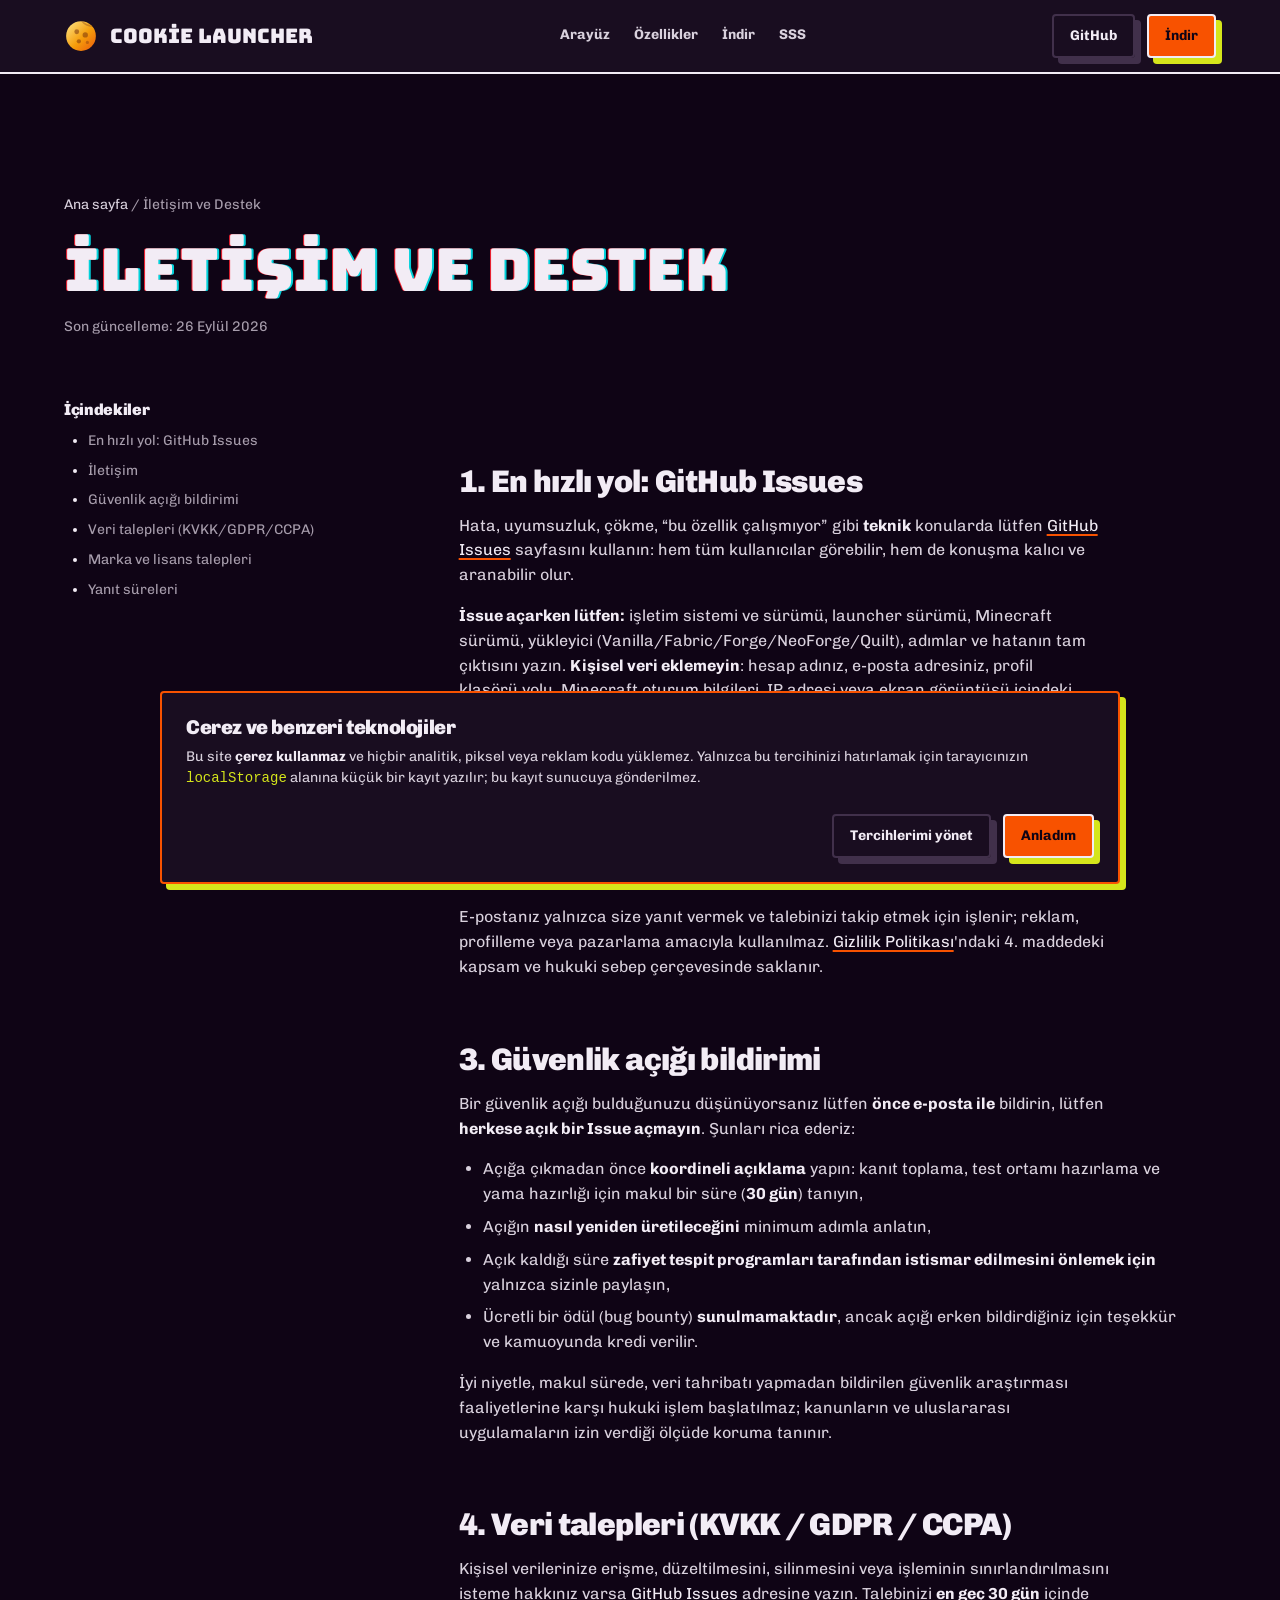
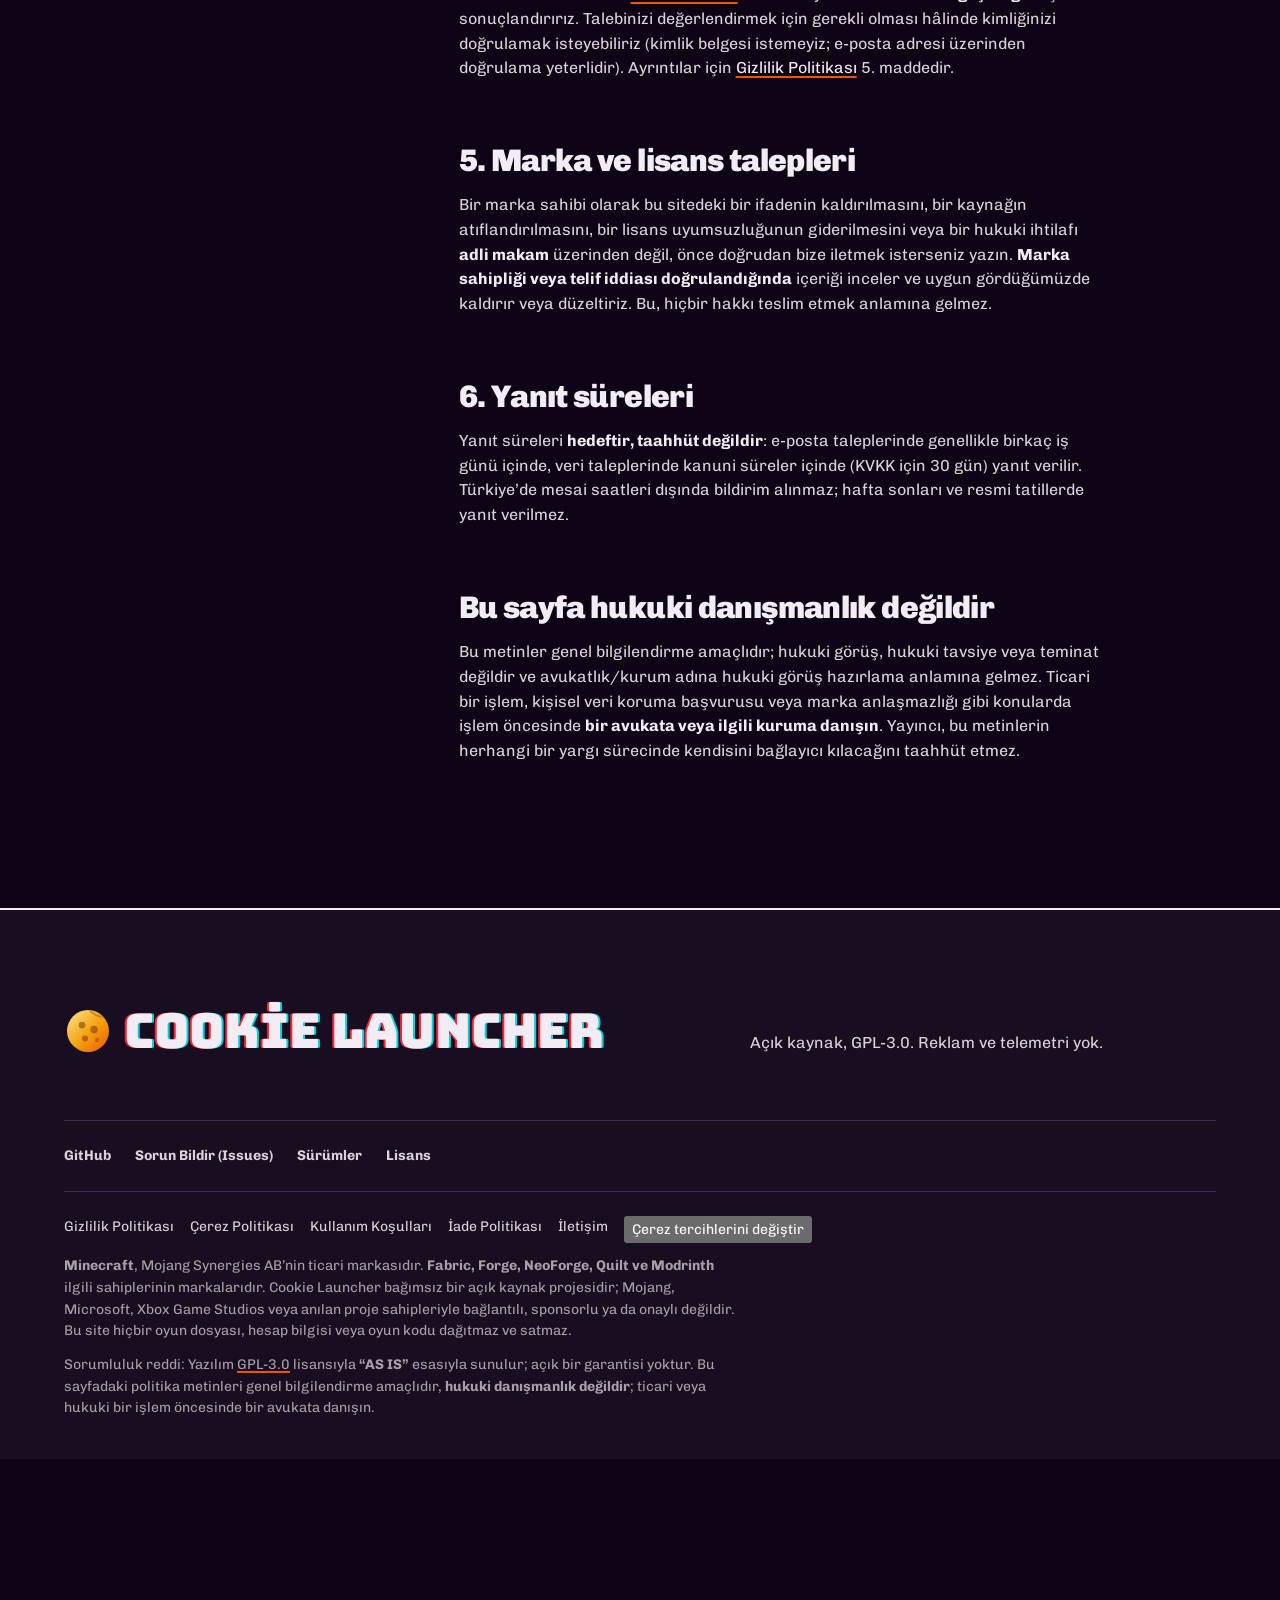
<file: iletisim.html>
<!DOCTYPE html>
<html lang="tr">
<head>
  <meta charset="UTF-8">
  <meta name="viewport" content="width=device-width, initial-scale=1.0">
  <title>İletişim ve Destek | Cookie Launcher</title>
  <meta name="description" content="Cookie Launcher ile iletişim kanalları, hata bildirimi, güvenlik açığı bildirimi ve veri talepleri.">
  <link rel="stylesheet" href="assets/fonts/fonts.css">
  <link rel="stylesheet" href="assets/site.css">
  <link rel="icon" href="assets/favicon.svg" type="image/svg+xml">
  <link rel="canonical" href="iletisim.html">
  <meta name="referrer" content="strict-origin-when-cross-origin">
  <meta name="color-scheme" content="dark">
  <meta name="theme-color" content="#150b1a">
  <meta name="robots" content="index,follow">
</head>
<body>
  <a href="iletisim.html#main" class="skip">İçeriğe geç</a>
  <noscript>
    <div class="container doc__meta">
      <p>JavaScript kapalı. Sitede çerez, analitik veya izleme kodu çalışmaz; sayfanın tamamı JavaScript olmadan okunabilir. Yalnızca çerez tercih penceresi açılamaz.</p>
    </div>
  </noscript>

  <header class="nav">
    <div class="container nav__bar">
      <a class="wordmark" href="index.html#" aria-label="Cookie Launcher, ana sayfa">
        <img src="assets/favicon.svg" width="34" height="34" alt="">
        <span>Cookie Launcher</span>
      </a>
      <nav class="nav__links" aria-label="Ana menü">
        <a href="index.html#preview">Arayüz</a>
        <a href="index.html#features">Özellikler</a>
        <a href="index.html#downloads">İndir</a>
        <a href="index.html#faq">SSS</a>
      </nav>
      <div class="nav__actions">
        <a class="btn btn--quiet btn--sm" href="https://github.com/cookie-launcher/cookie-launcher" target="_blank" rel="noopener noreferrer">GitHub</a>
        <a class="btn btn--sm" href="index.html#downloads">İndir</a>
      </div>
    </div>
  </header>

  <main id="main" class="doc">
    <div class="container">
      <p class="crumbs">
      <a href="index.html">Ana sayfa</a>
      <span aria-hidden="true">/</span>
      <span>İletişim ve Destek</span>
    </p>
      <h1>İletişim ve Destek</h1>
      <p class="doc__meta">
      Son güncelleme: <time datetime="2026-09-26">26 Eylül 2026</time>
    </p>
      <div class="doc__grid">
        <aside class="doc__toc">
          <nav aria-label="Bu sayfadaki bölümler">
      <h2>İçindekiler</h2>
      <ul>
      <li><a href="iletisim.html#nasil">En hızlı yol: GitHub Issues</a></li>
      <li><a href="iletisim.html#e posta">İletişim</a></li>
      <li><a href="iletisim.html#guvenlik">Güvenlik açığı bildirimi</a></li>
      <li><a href="iletisim.html#veri">Veri talepleri (KVKK/GDPR/CCPA)</a></li>
      <li><a href="iletisim.html#marka">Marka ve lisans talepleri</a></li>
      <li><a href="iletisim.html#sure">Yanıt süreleri</a></li>
      </ul>
    </nav>
        </aside>
        <div class="doc__body">
    

    
    

    

    <section aria-labelledby="nasil">
      <h2 id="nasil">1. En hızlı yol: GitHub Issues</h2>
      <div>
        <p>Hata, uyumsuzluk, çökme, “bu özellik çalışmıyor” gibi <strong>teknik</strong> konularda
        lütfen <a href="https://github.com/cookie-launcher/cookie-launcher/issues" target="_blank" rel="noopener noreferrer">GitHub
        Issues</a> sayfasını kullanın: hem tüm kullanıcılar görebilir, hem de konuşma kalıcı ve aranabilir
        olur.</p>
        <p><strong>İssue açarken lütfen:</strong> işletim sistemi ve sürümü, launcher sürümü, Minecraft
        sürümü, yükleyici (Vanilla/Fabric/Forge/NeoForge/Quilt), adımlar ve hatanın tam çıktısını yazın.
        <strong>Kişisel veri eklemeyin</strong>: hesap adınız, e-posta adresiniz, profil klasörü yolu,
        Minecraft oturum bilgileri, IP adresi veya ekran görüntüsü içindeki kişisel veriler paylaşmayın.
        Kişisel veri paylaştığınızda bu veriler artık açıkça yayımlanmış sayılır.</p>
      </div>
    </section>

    <section aria-labelledby="e posta">
      <h2 id="e posta">2. Destek ve iletişim kanalı</h2>
      <div>
        <p>Genel sorular, kurumsal/yasal başvurular ve aşağıdaki konular için:
        <a href="https://github.com/cookie-launcher/cookie-launcher/issues" target="_blank" rel="noopener noreferrer"><strong>GitHub Issues</strong></a></p>
        <p>E-postanız yalnızca size yanıt vermek ve talebinizi takip etmek için işlenir; reklam,
        profilleme veya pazarlama amacıyla kullanılmaz. <a href="gizlilik.html">Gizlilik Politikası</a>'ndaki
        4. maddedeki kapsam ve hukuki sebep çerçevesinde saklanır.</p>
      </div>
    </section>

    <section aria-labelledby="guvenlik">
      <h2 id="guvenlik">3. Güvenlik açığı bildirimi</h2>
      <div>
        <p>Bir güvenlik açığı bulduğunuzu düşünüyorsanız lütfen <strong>önce e-posta ile</strong>
        bildirin, lütfen <strong>herkese açık bir Issue açmayın</strong>. Şunları rica ederiz:</p>
        <ul>
          <li>Açığa çıkmadan önce <strong>koordineli açıklama</strong> yapın: kanıt toplama, test
  ortamı hazırlama ve yama hazırlığı için makul bir süre (<strong>30 gün</strong>) tanıyın,</li>
          <li>Açığın <strong>nasıl yeniden üretileceğini</strong> minimum adımla anlatın,</li>
          <li>Açık kaldığı süre <strong>zafiyet tespit programları tarafından istismar edilmesini
  önlemek için</strong> yalnızca sizinle paylaşın,</li>
          <li>Ücretli bir ödül (bug bounty) <strong>sunulmamaktadır</strong>, ancak açığı erken
  bildirdiğiniz için teşekkür ve kamuoyunda kredi verilir.</li>
        </ul>
        <p>İyi niyetle, makul sürede, veri tahribatı yapmadan bildirilen güvenlik araştırması
        faaliyetlerine karşı hukuki işlem başlatılmaz; kanunların ve uluslararası uygulamaların
        izin verdiği ölçüde koruma tanınır.</p>
      </div>
    </section>

    <section aria-labelledby="veri">
      <h2 id="veri">4. Veri talepleri (KVKK / GDPR / CCPA)</h2>
      <div>
        <p>Kişisel verilerinize erişme, düzeltilmesini, silinmesini veya işleminin
        sınırlandırılmasını isteme hakkınız varsa <a href="https://github.com/cookie-launcher/cookie-launcher/issues" target="_blank" rel="noopener noreferrer">GitHub Issues</a> adresine yazın.
        Talebinizi <strong>en geç 30 gün</strong> içinde sonuçlandırırız. Talebinizi
        değerlendirmek için gerekli olması hâlinde kimliğinizi doğrulamak isteyebiliriz (kimlik
        belgesi istemeyiz; e-posta adresi üzerinden doğrulama yeterlidir). Ayrıntılar için
        <a href="gizlilik.html">Gizlilik Politikası</a> 5. maddedir.</p>
      </div>
    </section>

    <section aria-labelledby="marka">
      <h2 id="marka">5. Marka ve lisans talepleri</h2>
      <div>
        <p>Bir marka sahibi olarak bu sitedeki bir ifadenin kaldırılmasını, bir kaynağın
        atıflandırılmasını, bir lisans uyumsuzluğunun giderilmesini veya bir hukuki ihtilafı
        <strong>adli makam</strong> üzerinden değil, önce doğrudan bize iletmek isterseniz yazın.
        <strong>Marka sahipliği veya telif iddiası doğrulandığında</strong> içeriği inceler ve uygun
        gördüğümüzde kaldırır veya düzeltiriz. Bu, hiçbir hakkı teslim etmek anlamına gelmez.</p>
      </div>
    </section>

    <section aria-labelledby="sure">
      <h2 id="sure">6. Yanıt süreleri</h2>
      <div>
        <p>Yanıt süreleri <strong>hedeftir, taahhüt değildir</strong>: e-posta taleplerinde genellikle
        birkaç iş günü içinde, veri taleplerinde kanuni süreler içinde (KVKK için 30 gün) yanıt
        verilir. Türkiye’de mesai saatleri dışında bildirim alınmaz; hafta sonları ve resmi
        tatillerde yanıt verilmez.</p>
      </div>
    </section>

    <aside>
      <h2>Bu sayfa hukuki danışmanlık değildir</h2>
      <p>
        Bu metinler genel bilgilendirme amaçlıdır; hukuki görüş, hukuki tavsiye veya teminat değildir ve
        avukatlık/kurum adına hukuki görüş hazırlama anlamına gelmez. Ticari bir işlem, kişisel veri
        koruma başvurusu veya marka anlaşmazlığı gibi konularda işlem öncesinde
        <strong>bir avukata veya ilgili kuruma danışın</strong>. Yayıncı, bu metinlerin herhangi bir
        yargı sürecinde kendisini bağlayıcı kılacağını taahhüt etmez.
      </p>
    </aside>
  
        </div>
      </div>
    </div>
  </main>

  <footer class="footer">
    <div class="container">
      <div class="footer__mast">
        <a class="wordmark" href="index.html" aria-label="Cookie Launcher, ana sayfa">
          <img src="assets/favicon.svg" width="48" height="48" alt="">
          <span>Cookie Launcher</span>
        </a>
        <p class="footer__close">Açık kaynak, GPL-3.0. Reklam ve telemetri yok.</p>
      </div>

      <nav class="footer__links" aria-label="Proje bağlantıları">
        <a href="https://github.com/cookie-launcher/cookie-launcher" target="_blank" rel="noopener noreferrer">GitHub</a>
        <a href="https://github.com/cookie-launcher/cookie-launcher/issues" target="_blank" rel="noopener noreferrer">Sorun Bildir (Issues)</a>
        <a href="https://github.com/cookie-launcher/cookie-launcher/releases" target="_blank" rel="noopener noreferrer">Sürümler</a>
        <a href="https://github.com/cookie-launcher/cookie-launcher/blob/main/LICENSE" target="_blank" rel="noopener noreferrer">Lisans</a>
      </nav>

      <div class="footer__legal">
        <nav class="footer__rules" aria-label="Yasal bilgiler">
          <a href="gizlilik.html">Gizlilik Politikası</a>
          <a href="cerez-politikasi.html">Çerez Politikası</a>
          <a href="kullanim-kosullari.html">Kullanım Koşulları</a>
          <a href="iade-politikasi.html">İade Politikası</a>
          <a href="iletisim.html">İletişim</a>
          <button type="button" data-consent-manage>Çerez tercihlerini değiştir</button>
        </nav>

        <p><strong>Minecraft</strong>, Mojang Synergies AB’nin ticari markasıdır. <strong>Fabric, Forge, NeoForge, Quilt ve Modrinth</strong> ilgili sahiplerinin markalarıdır. Cookie Launcher bağımsız bir açık kaynak projesidir; Mojang, Microsoft, Xbox Game Studios veya anılan proje sahipleriyle bağlantılı, sponsorlu ya da onaylı değildir. Bu site hiçbir oyun dosyası, hesap bilgisi veya oyun kodu dağıtmaz ve satmaz.</p>
        <p>Sorumluluk reddi: Yazılım <a href="https://github.com/cookie-launcher/cookie-launcher/blob/main/LICENSE" target="_blank" rel="noopener noreferrer">GPL-3.0</a> lisansıyla <strong>“AS IS”</strong> esasıyla sunulur; açık bir garantisi yoktur. Bu sayfadaki politika metinleri genel bilgilendirme amaçlıdır, <strong>hukuki danışmanlık değildir</strong>; ticari veya hukuki bir işlem öncesinde bir avukata danışın.</p>
      </div>
    </div>
  </footer>

  <script src="assets/consent.js" defer></script>
</body>
</html>
</file>
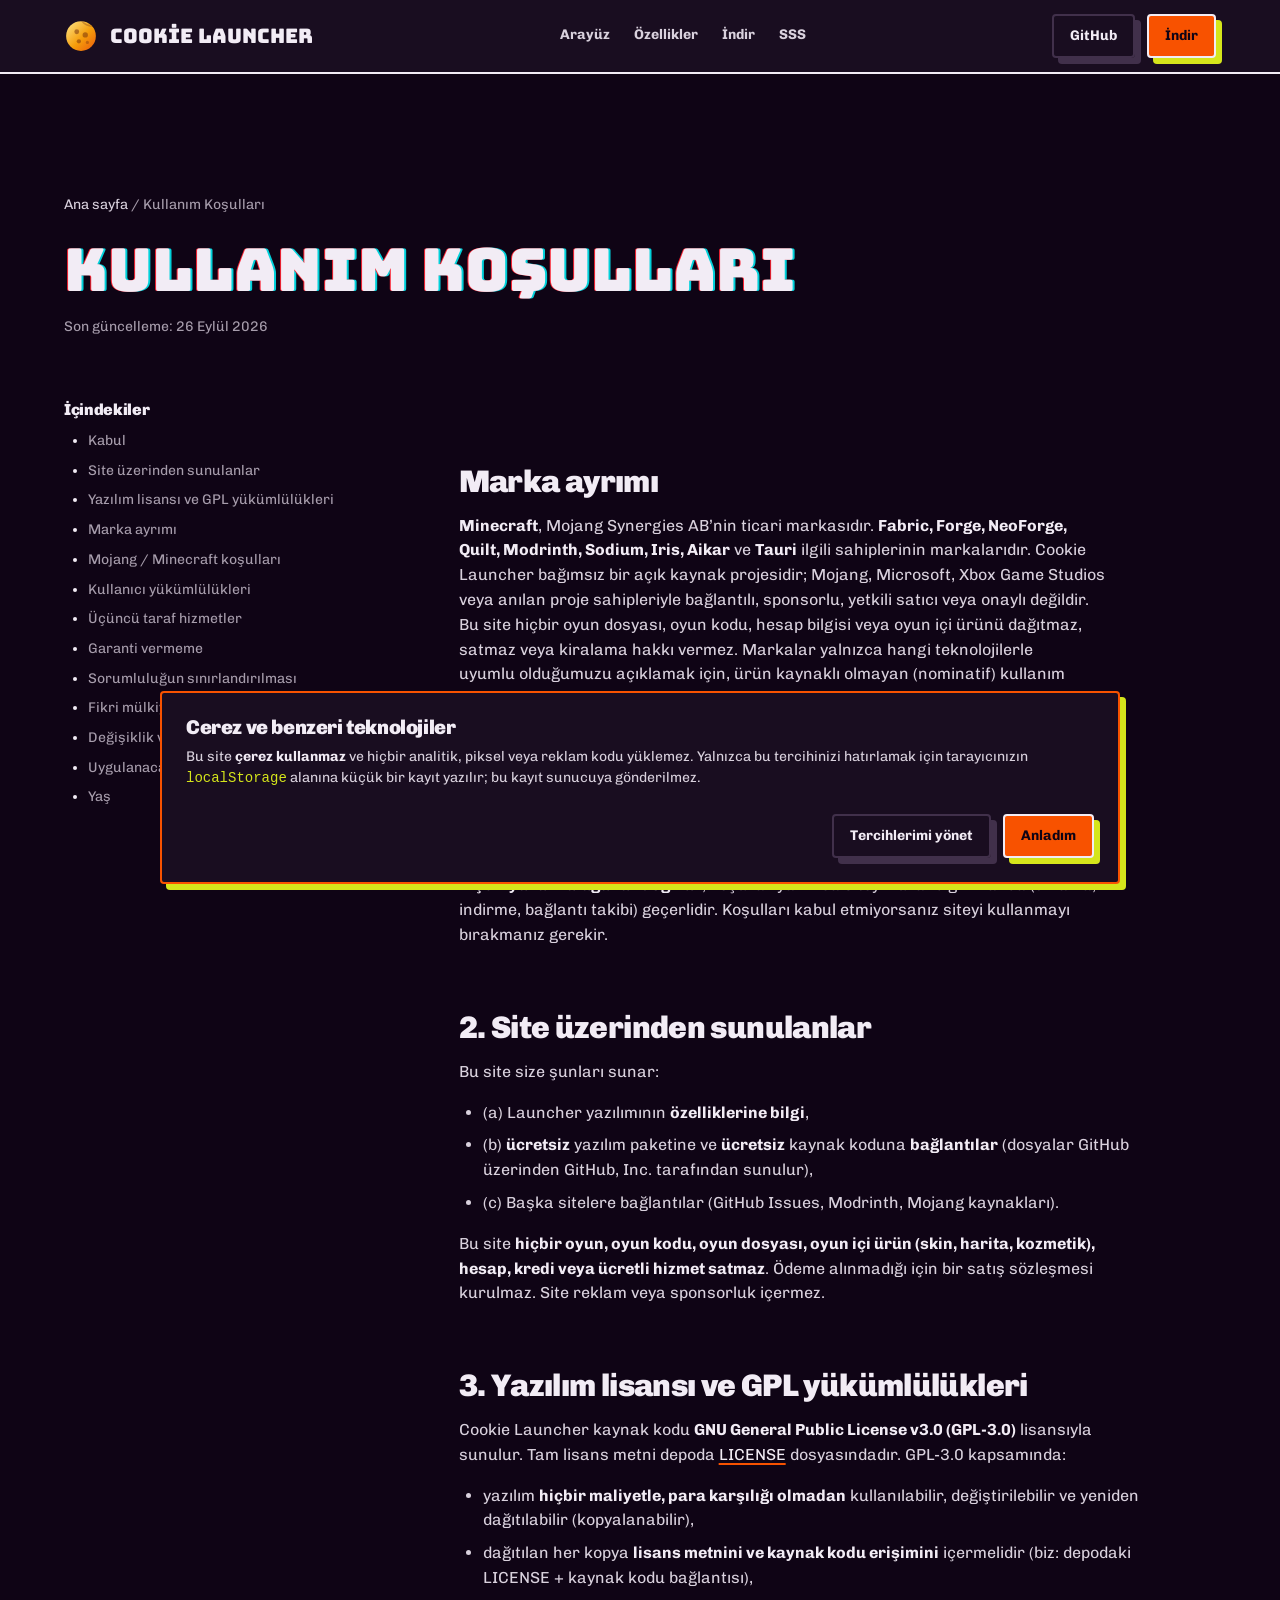
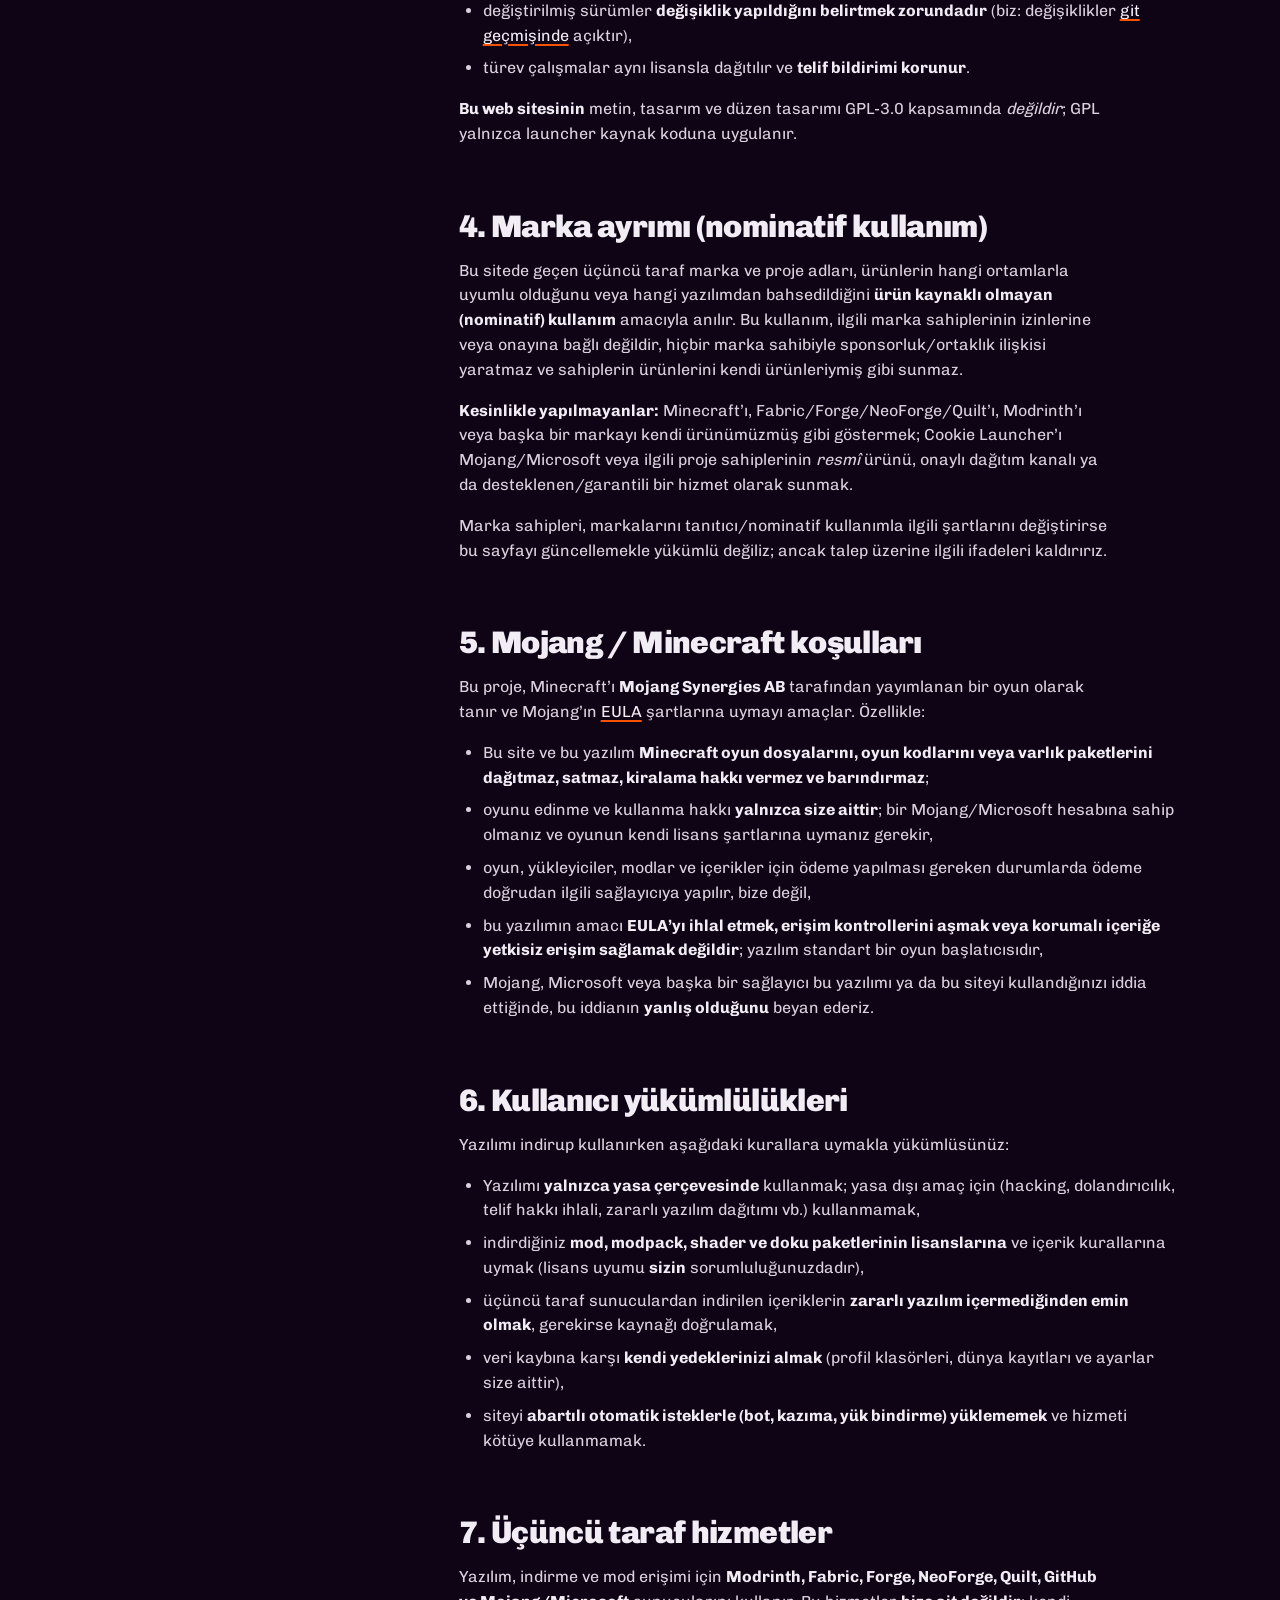
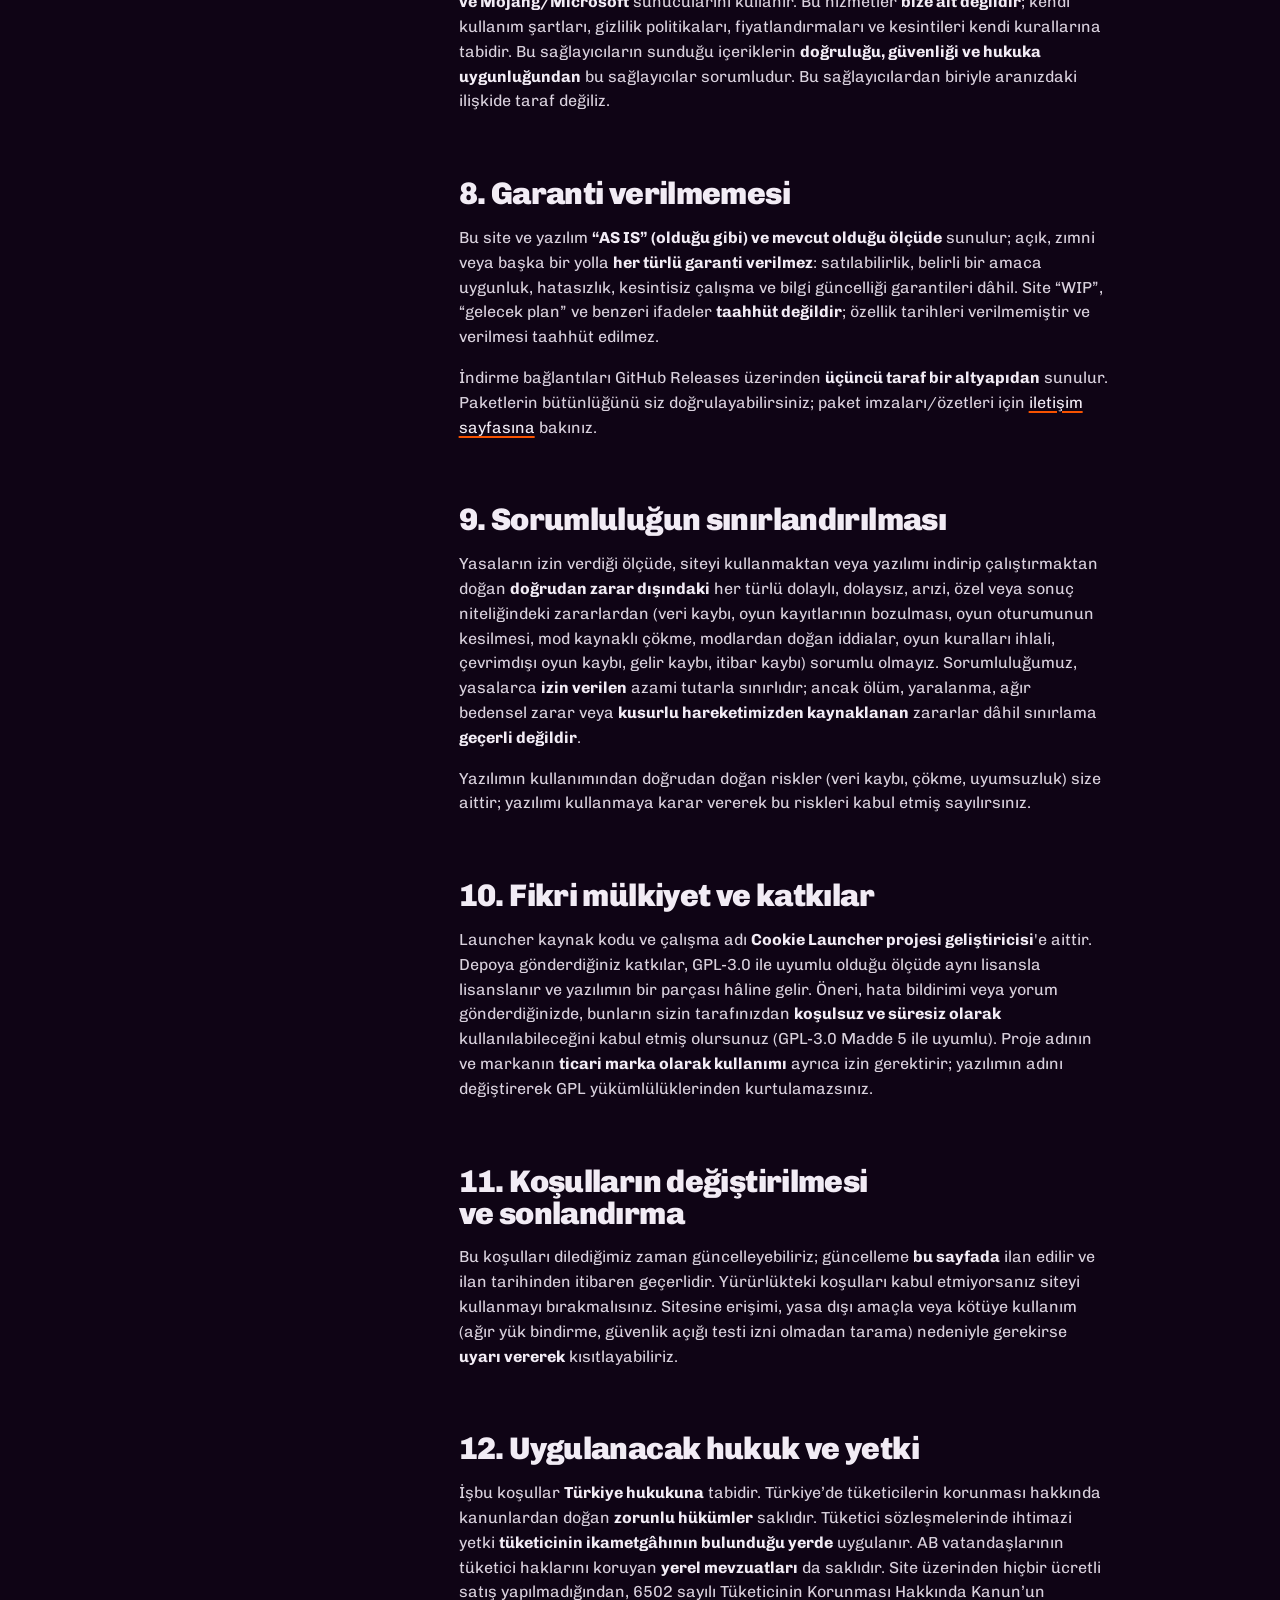
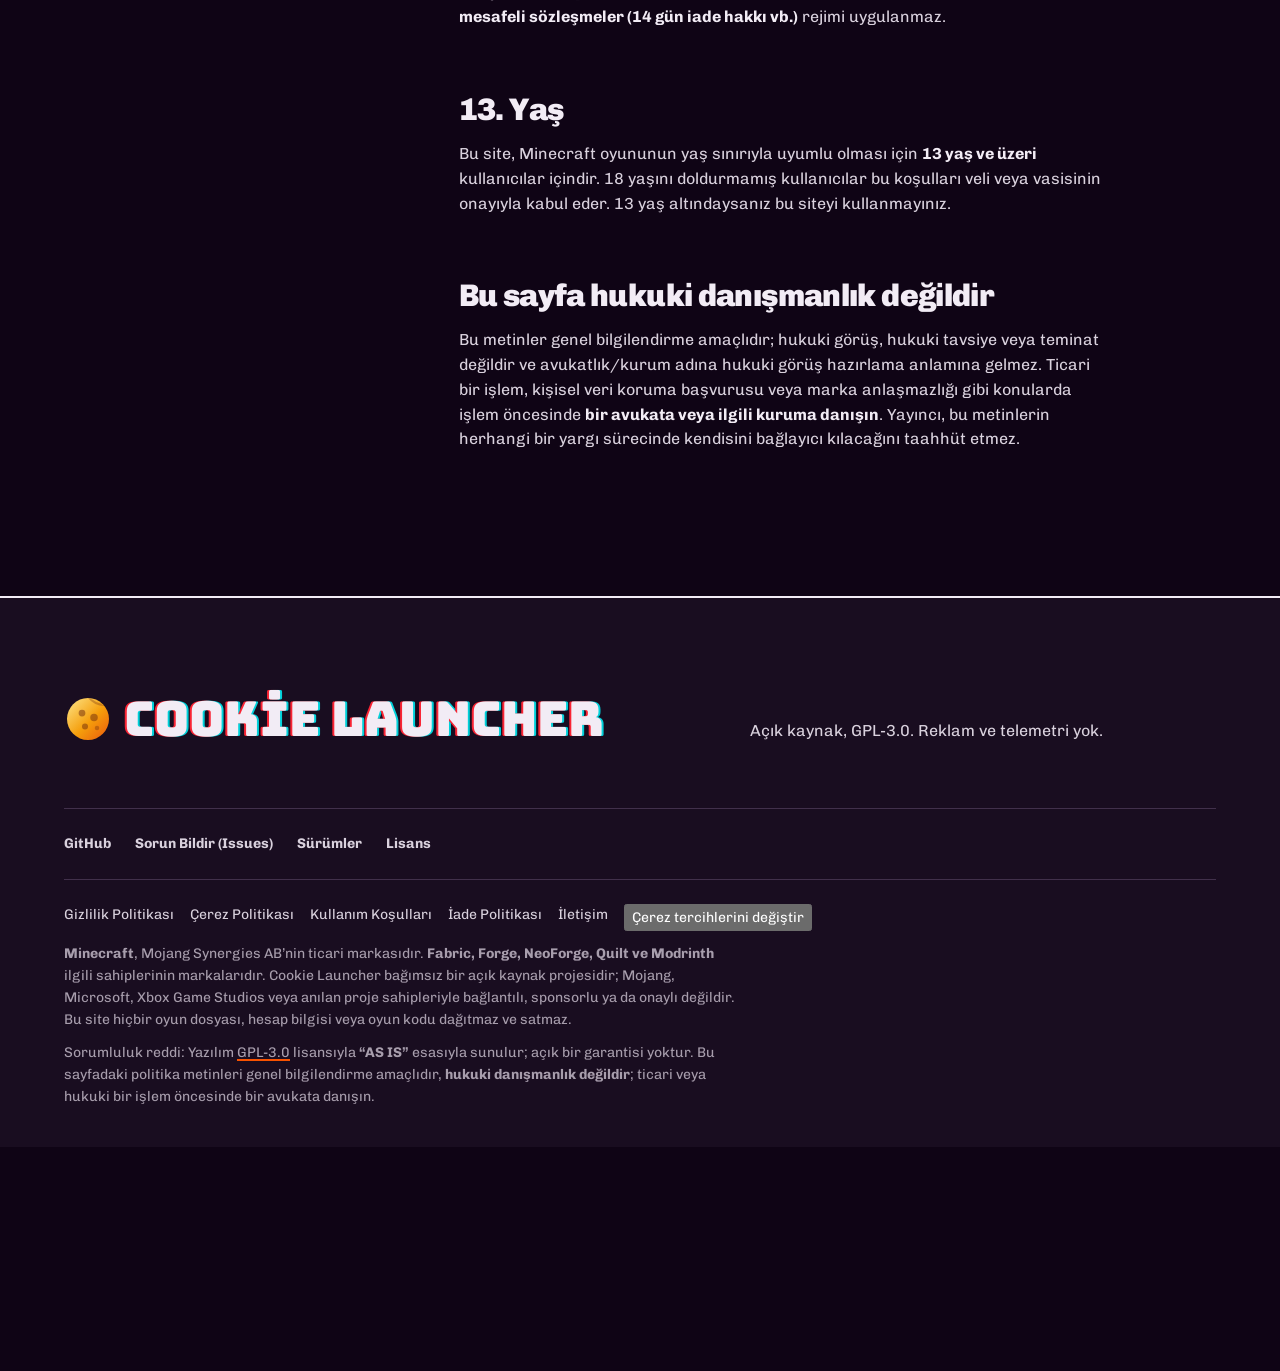
<file: kullanim-kosullari.html>
<!DOCTYPE html>
<html lang="tr">
<head>
  <meta charset="UTF-8">
  <meta name="viewport" content="width=device-width, initial-scale=1.0">
  <title>Kullanım Koşulları | Cookie Launcher</title>
  <meta name="description" content="Cookie Launcher web sitesini ve indirilen açık kaynak yazılımı kullanım şartları, sorumluluk reddi ve marka ayrımı.">
  <link rel="stylesheet" href="assets/fonts/fonts.css">
  <link rel="stylesheet" href="assets/site.css">
  <link rel="icon" href="assets/favicon.svg" type="image/svg+xml">
  <link rel="canonical" href="kullanim-kosullari.html">
  <meta name="referrer" content="strict-origin-when-cross-origin">
  <meta name="color-scheme" content="dark">
  <meta name="theme-color" content="#150b1a">
  <meta name="robots" content="index,follow">
</head>
<body>
  <a href="kullanim-kosullari.html#main" class="skip">İçeriğe geç</a>
  <noscript>
    <div class="container doc__meta">
      <p>JavaScript kapalı. Sitede çerez, analitik veya izleme kodu çalışmaz; sayfanın tamamı JavaScript olmadan okunabilir. Yalnızca çerez tercih penceresi açılamaz.</p>
    </div>
  </noscript>

  <header class="nav">
    <div class="container nav__bar">
      <a class="wordmark" href="index.html#" aria-label="Cookie Launcher, ana sayfa">
        <img src="assets/favicon.svg" width="34" height="34" alt="">
        <span>Cookie Launcher</span>
      </a>
      <nav class="nav__links" aria-label="Ana menü">
        <a href="index.html#preview">Arayüz</a>
        <a href="index.html#features">Özellikler</a>
        <a href="index.html#downloads">İndir</a>
        <a href="index.html#faq">SSS</a>
      </nav>
      <div class="nav__actions">
        <a class="btn btn--quiet btn--sm" href="https://github.com/cookie-launcher/cookie-launcher" target="_blank" rel="noopener noreferrer">GitHub</a>
        <a class="btn btn--sm" href="index.html#downloads">İndir</a>
      </div>
    </div>
  </header>

  <main id="main" class="doc">
    <div class="container">
      <p class="crumbs">
      <a href="index.html">Ana sayfa</a>
      <span aria-hidden="true">/</span>
      <span>Kullanım Koşulları</span>
    </p>
      <h1>Kullanım Koşulları</h1>
      <p class="doc__meta">
      Son güncelleme: <time datetime="2026-09-26">26 Eylül 2026</time>
    </p>
      <div class="doc__grid">
        <aside class="doc__toc">
          <nav aria-label="Bu sayfadaki bölümler">
      <h2>İçindekiler</h2>
      <ul>
      <li><a href="kullanim-kosullari.html#kabul">Kabul</a></li>
      <li><a href="kullanim-kosullari.html#sunulan">Site üzerinden sunulanlar</a></li>
      <li><a href="kullanim-kosullari.html#lisans">Yazılım lisansı ve GPL yükümlülükleri</a></li>
      <li><a href="kullanim-kosullari.html#marka">Marka ayrımı</a></li>
      <li><a href="kullanim-kosullari.html#mojang">Mojang / Minecraft koşulları</a></li>
      <li><a href="kullanim-kosullari.html#sorumluluk">Kullanıcı yükümlülükleri</a></li>
      <li><a href="kullanim-kosullari.html#ucuncu">Üçüncü taraf hizmetler</a></li>
      <li><a href="kullanim-kosullari.html#garanti">Garanti vermeme</a></li>
      <li><a href="kullanim-kosullari.html#sinir">Sorumluluğun sınırlandırılması</a></li>
      <li><a href="kullanim-kosullari.html#fikri">Fikri mülkiyet ve katkı</a></li>
      <li><a href="kullanim-kosullari.html#degisiklik">Değişiklik ve sonlandırma</a></li>
      <li><a href="kullanim-kosullari.html#hukuk">Uygulanacak hukuk</a></li>
      <li><a href="kullanim-kosullari.html#yas">Yaş</a></li>
      </ul>
    </nav>
        </aside>
        <div class="doc__body">
    

    
    

    

    <aside>
      <h2>Marka ayrımı</h2>
      <p>
        <strong>Minecraft</strong>, Mojang Synergies AB’nin ticari markasıdır.
        <strong>Fabric, Forge, NeoForge, Quilt, Modrinth, Sodium, Iris, Aikar</strong>
        ve <strong>Tauri</strong> ilgili sahiplerinin markalarıdır. Cookie Launcher
        bağımsız bir açık kaynak projesidir; Mojang, Microsoft, Xbox Game Studios veya anılan proje
        sahipleriyle bağlantılı, sponsorlu, yetkili satıcı veya onaylı değildir. Bu site hiçbir oyun
        dosyası, oyun kodu, hesap bilgisi veya oyun içi ürünü dağıtmaz, satmaz veya kiralama hakkı vermez.
        Markalar yalnızca hangi teknolojilerle uyumlu olduğumuzu açıklamak için, ürün kaynaklı olmayan
        (nominatif) kullanım amacıyla anılmaktadır.
      </p>
    </aside>

    <section aria-labelledby="kabul">
      <h2 id="kabul">1. Kabul</h2>
      <div>
        <p>Bu web sitesini (<code>https://cookie-launcher.github.io/</code> ve
        <code>docs/</code> altındaki sayfalar) kullanan, aşağıdaki koşulları kabul etmiş sayılır.
        <strong>Sadece bu siteyi okuduğunuz için hiçbir yükümlülüğünüz doğmaz</strong>; koşullar
        yalnızca siteyi kullandığınız anda (tıklama, indirme, bağlantı takibi) geçerlidir. Koşulları
        kabul etmiyorsanız siteyi kullanmayı bırakmanız gerekir.</p>
      </div>
    </section>

    <section aria-labelledby="sunulan">
      <h2 id="sunulan">2. Site üzerinden sunulanlar</h2>
      <div>
        <p>Bu site size şunları sunar:</p>
        <ul>
          <li>(a) Launcher yazılımının <strong>özelliklerine bilgi</strong>,</li>
          <li>(b) <strong>ücretsiz</strong> yazılım paketine ve <strong>ücretsiz</strong> kaynak koduna
  <strong>bağlantılar</strong> (dosyalar GitHub üzerinden GitHub, Inc. tarafından sunulur),</li>
          <li>(c) Başka sitelere bağlantılar (GitHub Issues, Modrinth, Mojang kaynakları).</li>
        </ul>
        <p>Bu site <strong>hiçbir oyun, oyun kodu, oyun dosyası, oyun içi ürün (skin, harita, kozmetik),
        hesap, kredi veya ücretli hizmet satmaz</strong>. Ödeme alınmadığı için bir satış sözleşmesi
        kurulmaz. Site reklam veya sponsorluk içermez.</p>
      </div>
    </section>

    <section aria-labelledby="lisans">
      <h2 id="lisans">3. Yazılım lisansı ve GPL yükümlülükleri</h2>
      <div>
        <p>Cookie Launcher kaynak kodu <strong>GNU General Public License v3.0 (GPL-3.0)</strong>
        lisansıyla sunulur. Tam lisans metni depoda
        <a href="https://github.com/cookie-launcher/cookie-launcher/blob/main/LICENSE" target="_blank" rel="noopener noreferrer">LICENSE</a>
        dosyasındadır. GPL-3.0 kapsamında:</p>
        <ul>
          <li>yazılım <strong>hiçbir maliyetle, para karşılığı olmadan</strong> kullanılabilir,
  değiştirilebilir ve yeniden dağıtılabilir (kopyalanabilir),</li>
          <li>dağıtılan her kopya <strong>lisans metnini ve kaynak kodu erişimini</strong> içermelidir
  (biz: depodaki LICENSE + kaynak kodu bağlantısı),</li>
          <li>değiştirilmiş sürümler <strong>değişiklik yapıldığını belirtmek zorundadır</strong>
  (biz: değişiklikler <a href="https://github.com/cookie-launcher/cookie-launcher/commits/main" target="_blank" rel="noopener noreferrer">git geçmişinde</a> açıktır),</li>
          <li>türev çalışmalar aynı lisansla dağıtılır ve <strong>telif bildirimi korunur</strong>.</li>
        </ul>
        <p><strong>Bu web sitesinin</strong> metin, tasarım ve düzen tasarımı GPL-3.0 kapsamında
        <em>değildir</em>; GPL yalnızca launcher kaynak koduna uygulanır.</p>
      </div>
    </section>

    <section aria-labelledby="marka">
      <h2 id="marka">4. Marka ayrımı (nominatif kullanım)</h2>
      <div>
        <p>Bu sitede geçen üçüncü taraf marka ve proje adları, ürünlerin hangi ortamlarla uyumlu
        olduğunu veya hangi yazılımdan bahsedildiğini <strong>ürün kaynaklı olmayan (nominatif)
        kullanım</strong> amacıyla anılır. Bu kullanım, ilgili marka sahiplerinin izinlerine veya
        onayına bağlı değildir, hiçbir marka sahibiyle sponsorluk/ortaklık ilişkisi yaratmaz ve
        sahiplerin ürünlerini kendi ürünleriymiş gibi sunmaz.</p>
        <p><strong>Kesinlikle yapılmayanlar:</strong> Minecraft’ı, Fabric/Forge/NeoForge/Quilt’ı,
        Modrinth’ı veya başka bir markayı kendi ürünümüzmüş gibi göstermek; Cookie Launcher’ı
        Mojang/Microsoft veya ilgili proje sahiplerinin <em>resmî</em> ürünü, onaylı dağıtım
        kanalı ya da desteklenen/garantili bir hizmet olarak sunmak.</p>
        <p>Marka sahipleri, markalarını tanıtıcı/nominatif kullanımla ilgili şartlarını değiştirirse
        bu sayfayı güncellemekle yükümlü değiliz; ancak talep üzerine ilgili ifadeleri kaldırırız.</p>
      </div>
    </section>

    <section aria-labelledby="mojang">
      <h2 id="mojang">5. Mojang / Minecraft koşulları</h2>
      <div>
        <p>Bu proje, Minecraft’ı <strong>Mojang Synergies AB</strong> tarafından yayımlanan bir oyun
        olarak tanır ve Mojang’ın <a href="https://www.minecraft.net/en-us/eula" target="_blank" rel="noopener noreferrer">EULA</a>
        şartlarına uymayı amaçlar. Özellikle:</p>
        <ul>
          <li>Bu site ve bu yazılım <strong>Minecraft oyun dosyalarını, oyun kodlarını veya varlık
  paketlerini dağıtmaz, satmaz, kiralama hakkı vermez ve barındırmaz</strong>;</li>
          <li>oyunu edinme ve kullanma hakkı <strong>yalnızca size aittir</strong>; bir Mojang/Microsoft
  hesabına sahip olmanız ve oyunun kendi lisans şartlarına uymanız gerekir,</li>
          <li>oyun, yükleyiciler, modlar ve içerikler için ödeme yapılması gereken durumlarda ödeme
  doğrudan ilgili sağlayıcıya yapılır, bize değil,</li>
          <li>bu yazılımın amacı <strong>EULA’yı ihlal etmek, erişim kontrollerini aşmak veya
  korumalı içeriğe yetkisiz erişim sağlamak değildir</strong>; yazılım standart bir oyun
  başlatıcısıdır,</li>
          <li>Mojang, Microsoft veya başka bir sağlayıcı bu yazılımı ya da bu siteyi kullandığınızı
  iddia ettiğinde, bu iddianın <strong>yanlış olduğunu</strong> beyan ederiz.</li>
        </ul>
      </div>
    </section>

    <section aria-labelledby="sorumluluk">
      <h2 id="sorumluluk">6. Kullanıcı yükümlülükleri</h2>
      <div>
        <p>Yazılımı indirup kullanırken aşağıdaki kurallara uymakla yükümlüsünüz:</p>
        <ul>
          <li>Yazılımı <strong>yalnızca yasa çerçevesinde</strong> kullanmak; yasa dışı amaç için
  (hacking, dolandırıcılık, telif hakkı ihlali, zararlı yazılım dağıtımı vb.) kullanmamak,</li>
          <li>indirdiğiniz <strong>mod, modpack, shader ve doku paketlerinin lisanslarına</strong> ve
  içerik kurallarına uymak (lisans uyumu <strong>sizin</strong> sorumluluğunuzdadır),</li>
          <li>üçüncü taraf sunuculardan indirilen içeriklerin <strong>zararlı yazılım içermediğinden emin
  olmak</strong>, gerekirse kaynağı doğrulamak,</li>
          <li>veri kaybına karşı <strong>kendi yedeklerinizi almak</strong> (profil klasörleri, dünya
  kayıtları ve ayarlar size aittir),</li>
          <li>siteyi <strong>abartılı otomatik isteklerle (bot, kazıma, yük bindirme) yüklememek</strong>
  ve hizmeti kötüye kullanmamak.</li>
        </ul>
      </div>
    </section>

    <section aria-labelledby="ucuncu">
      <h2 id="ucuncu">7. Üçüncü taraf hizmetler</h2>
      <div>
        <p>Yazılım, indirme ve mod erişimi için <strong>Modrinth, Fabric, Forge, NeoForge, Quilt,
        GitHub ve Mojang/Microsoft</strong> sunucularını kullanır. Bu hizmetler <strong>bize ait
        değildir</strong>; kendi kullanım şartları, gizlilik politikaları, fiyatlandırmaları ve
        kesintileri kendi kurallarına tabidir. Bu sağlayıcıların sunduğu içeriklerin
        <strong>doğruluğu, güvenliği ve hukuka uygunluğundan</strong> bu sağlayıcılar sorumludur.
        Bu sağlayıcılardan biriyle aranızdaki ilişkide taraf değiliz.</p>
      </div>
    </section>

    <section aria-labelledby="garanti">
      <h2 id="garanti">8. Garanti verilmemesi</h2>
      <div>
        <p>Bu site ve yazılım <strong>“AS IS” (olduğu gibi) ve mevcut olduğu ölçüde</strong>
        sunulur; açık, zımni veya başka bir yolla <strong>her türlü garanti verilmez</strong>:
        satılabilirlik, belirli bir amaca uygunluk, hatasızlık, kesintisiz çalışma ve bilgi
        güncelliği garantileri dâhil. Site “WIP”, “gelecek plan” ve benzeri ifadeler <strong>taahhüt
        değildir</strong>; özellik tarihleri verilmemiştir ve verilmesi taahhüt edilmez.</p>
        <p>İndirme bağlantıları GitHub Releases üzerinden <strong>üçüncü taraf bir altyapıdan</strong>
        sunulur. Paketlerin bütünlüğünü siz doğrulayabilirsiniz; paket imzaları/özetleri için
        <a href="iletisim.html">iletişim sayfasına</a> bakınız.</p>
      </div>
    </section>

    <section aria-labelledby="sinir">
      <h2 id="sinir">9. Sorumluluğun sınırlandırılması</h2>
      <div>
        <p>Yasaların izin verdiği ölçüde, siteyi kullanmaktan veya yazılımı indirip çalıştırmaktan
        doğan <strong>doğrudan zarar dışındaki</strong> her türlü dolaylı, dolaysız, arızi, özel
        veya sonuç niteliğindeki zararlardan (veri kaybı, oyun kayıtlarının bozulması, oyun oturumunun
        kesilmesi, mod kaynaklı çökme, modlardan doğan iddialar, oyun kuralları ihlali, çevrimdışı
        oyun kaybı, gelir kaybı, itibar kaybı) sorumlu olmayız. Sorumluluğumuz, yasalarca
        <strong>izin verilen</strong> azami tutarla sınırlıdır; ancak ölüm, yaralanma, ağır
        bedensel zarar veya <strong>kusurlu hareketimizden kaynaklanan</strong> zararlar dâhil
        sınırlama <strong>geçerli değildir</strong>.</p>
        <p>Yazılımın kullanımından doğrudan doğan riskler (veri kaybı, çökme, uyumsuzluk) size aittir;
        yazılımı kullanmaya karar vererek bu riskleri kabul etmiş sayılırsınız.</p>
      </div>
    </section>

    <section aria-labelledby="fikri">
      <h2 id="fikri">10. Fikri mülkiyet ve katkılar</h2>
      <div>
        <p>Launcher kaynak kodu ve çalışma adı <strong>Cookie Launcher projesi geliştiricisi</strong>'e aittir. Depoya gönderdiğiniz
        katkılar, GPL-3.0 ile uyumlu olduğu ölçüde aynı lisansla lisanslanır ve yazılımın bir parçası
        hâline gelir. Öneri, hata bildirimi veya yorum gönderdiğinizde, bunların sizin tarafınızdan
        <strong>koşulsuz ve süresiz olarak</strong> kullanılabileceğini kabul etmiş olursunuz
        (GPL-3.0 Madde 5 ile uyumlu). Proje adının ve markanın <strong>ticari marka olarak
        kullanımı</strong> ayrıca izin gerektirir; yazılımın adını değiştirerek GPL yükümlülüklerinden
        kurtulamazsınız.</p>
      </div>
    </section>

    <section aria-labelledby="degisiklik">
      <h2 id="degisiklik">11. Koşulların değiştirilmesi ve sonlandırma</h2>
      <div>
        <p>Bu koşulları dilediğimiz zaman güncelleyebiliriz; güncelleme <strong>bu sayfada</strong>
        ilan edilir ve ilan tarihinden itibaren geçerlidir. Yürürlükteki koşulları kabul etmiyorsanız
        siteyi kullanmayı bırakmalısınız. Sitesine erişimi, yasa dışı amaçla veya kötüye kullanım
        (ağır yük bindirme, güvenlik açığı testi izni olmadan tarama) nedeniyle gerekirse
        <strong>uyarı vererek</strong> kısıtlayabiliriz.</p>
      </div>
    </section>

    <section aria-labelledby="hukuk">
      <h2 id="hukuk">12. Uygulanacak hukuk ve yetki</h2>
      <div>
        <p>İşbu koşullar <strong>Türkiye hukukuna</strong> tabidir. Türkiye’de tüketicilerin korunması
        hakkında kanunlardan doğan <strong>zorunlu hükümler</strong> saklıdır. Tüketici sözleşmelerinde
        ihtimazi yetki <strong>tüketicinin ikametgâhının bulunduğu yerde</strong> uygulanır. AB
        vatandaşlarının tüketici haklarını koruyan <strong>yerel mevzuatları</strong> da saklıdır.
        Site üzerinden hiçbir ücretli satış yapılmadığından, 6502 sayılı Tüketicinin Korunması Hakkında
        Kanun’un <strong>mesafeli sözleşmeler (14 gün iade hakkı vb.)</strong> rejimi uygulanmaz.</p>
      </div>
    </section>

    <section aria-labelledby="yas">
      <h2 id="yas">13. Yaş</h2>
      <div>
        <p>Bu site, Minecraft oyununun yaş sınırıyla uyumlu olması için <strong>13 yaş ve üzeri</strong>
        kullanıcılar içindir. 18 yaşını doldurmamış kullanıcılar bu koşulları veli veya vasisinin
        onayıyla kabul eder. 13 yaş altındaysanız bu siteyi kullanmayınız.</p>
      </div>
    </section>

    <aside>
      <h2>Bu sayfa hukuki danışmanlık değildir</h2>
      <p>
        Bu metinler genel bilgilendirme amaçlıdır; hukuki görüş, hukuki tavsiye veya teminat değildir ve
        avukatlık/kurum adına hukuki görüş hazırlama anlamına gelmez. Ticari bir işlem, kişisel veri
        koruma başvurusu veya marka anlaşmazlığı gibi konularda işlem öncesinde
        <strong>bir avukata veya ilgili kuruma danışın</strong>. Yayıncı, bu metinlerin herhangi bir
        yargı sürecinde kendisini bağlayıcı kılacağını taahhüt etmez.
      </p>
    </aside>
  
        </div>
      </div>
    </div>
  </main>

  <footer class="footer">
    <div class="container">
      <div class="footer__mast">
        <a class="wordmark" href="index.html" aria-label="Cookie Launcher, ana sayfa">
          <img src="assets/favicon.svg" width="48" height="48" alt="">
          <span>Cookie Launcher</span>
        </a>
        <p class="footer__close">Açık kaynak, GPL-3.0. Reklam ve telemetri yok.</p>
      </div>

      <nav class="footer__links" aria-label="Proje bağlantıları">
        <a href="https://github.com/cookie-launcher/cookie-launcher" target="_blank" rel="noopener noreferrer">GitHub</a>
        <a href="https://github.com/cookie-launcher/cookie-launcher/issues" target="_blank" rel="noopener noreferrer">Sorun Bildir (Issues)</a>
        <a href="https://github.com/cookie-launcher/cookie-launcher/releases" target="_blank" rel="noopener noreferrer">Sürümler</a>
        <a href="https://github.com/cookie-launcher/cookie-launcher/blob/main/LICENSE" target="_blank" rel="noopener noreferrer">Lisans</a>
      </nav>

      <div class="footer__legal">
        <nav class="footer__rules" aria-label="Yasal bilgiler">
          <a href="gizlilik.html">Gizlilik Politikası</a>
          <a href="cerez-politikasi.html">Çerez Politikası</a>
          <a href="kullanim-kosullari.html">Kullanım Koşulları</a>
          <a href="iade-politikasi.html">İade Politikası</a>
          <a href="iletisim.html">İletişim</a>
          <button type="button" data-consent-manage>Çerez tercihlerini değiştir</button>
        </nav>

        <p><strong>Minecraft</strong>, Mojang Synergies AB’nin ticari markasıdır. <strong>Fabric, Forge, NeoForge, Quilt ve Modrinth</strong> ilgili sahiplerinin markalarıdır. Cookie Launcher bağımsız bir açık kaynak projesidir; Mojang, Microsoft, Xbox Game Studios veya anılan proje sahipleriyle bağlantılı, sponsorlu ya da onaylı değildir. Bu site hiçbir oyun dosyası, hesap bilgisi veya oyun kodu dağıtmaz ve satmaz.</p>
        <p>Sorumluluk reddi: Yazılım <a href="https://github.com/cookie-launcher/cookie-launcher/blob/main/LICENSE" target="_blank" rel="noopener noreferrer">GPL-3.0</a> lisansıyla <strong>“AS IS”</strong> esasıyla sunulur; açık bir garantisi yoktur. Bu sayfadaki politika metinleri genel bilgilendirme amaçlıdır, <strong>hukuki danışmanlık değildir</strong>; ticari veya hukuki bir işlem öncesinde bir avukata danışın.</p>
      </div>
    </div>
  </footer>

  <script src="assets/consent.js" defer></script>
</body>
</html>
</file>
<file: fonts.css>
@font-face {
  font-family: "Panchang";
  src: url("[data-uri]") format("woff2");
  font-weight: 700;
  font-style: normal;
  font-display: swap;
}
@font-face {
  font-family: "Switzer";
  src: url("[data-uri]") format("woff2");
  font-weight: 400;
  font-style: normal;
  font-display: swap;
}
@font-face {
  font-family: "Switzer";
  src: url("[data-uri]") format("woff2");
  font-weight: 500;
  font-style: normal;
  font-display: swap;
}
</file>
<file: styles.css>
/* Cookie Launcher · Loud and flat · direction seed 324075544 · 2026-11-01
   Panchang / Switzer · orange / sky / lime / ink · one crimson action
   The screenshots are the real 4.0.0 launcher. The Modrinth search is a small
   live sample of the store, not a complete index. */

:root {
  --bg: #ff8126;
  --surface: #ff8d3a;
  --ink: #111111;
  --muted: #5c2a05;
  --accent: #de194b;
  --accent-2: #c21442;
  --accent-ink: #ffffff;

  --field-1: #ff8126; --field-1-ink: #111111;
  --field-2: #4db3ff; --field-2-ink: #111111;
  --field-3: #c5f53d; --field-3-ink: #111111;
  --field-4: #161615; --field-4-ink: #f2f2f2;

  --panel: #161615;
  --panel-2: #222220;
  --panel-3: #2d2d2a;
  --panel-ink: #f2f2f2;
  --panel-muted: #b9b9b0;

  --font-display: "Panchang", "Arial Black", "Helvetica Neue", sans-serif;
  --font-text: "Switzer", "Helvetica Neue", Arial, sans-serif;

  --fs-small: clamp(0.8125rem, 0.79rem + 0.1vw, 0.875rem);
  --fs-body: clamp(1.0625rem, 1rem + 0.25vw, 1.1875rem);
  --fs-lead: clamp(1.25rem, 1.1rem + 0.7vw, 1.625rem);
  --fs-head: clamp(2rem, 1.3rem + 3.2vw, 4rem);
  --fs-display: clamp(4.5rem, 9vw, 8.75rem);

  --page-pad: 24px;
  --section-pad: 120px;
  --gap: 8px;
  --row: 104px;
  --focus: var(--ink);
  --ease-out: cubic-bezier(0.16, 1, 0.3, 1);
  --ease-in-out: cubic-bezier(0.65, 0, 0.35, 1);
}

*,
*::before,
*::after { box-sizing: border-box; }

html,
body { overflow-x: clip; }

.shell {
  width: 100%;
  max-width: 1392px;
  margin-inline: auto;
}

html {
  background: var(--field-1);
  scrollbar-width: thin;
  scrollbar-color: var(--field-4) transparent;
}

::-webkit-scrollbar { width: 10px; height: 10px; }

::-webkit-scrollbar-track { background: transparent; }

::-webkit-scrollbar-thumb { background: var(--field-4); }

body {
  margin: 0;
  background: var(--field-1);
  color: var(--ink);
  font: 400 var(--fs-body)/1.5 var(--font-text);
  font-kerning: normal;
  -webkit-font-smoothing: antialiased;
  text-rendering: optimizeLegibility;
}

img {
  display: block;
  max-width: 100%;
}

a {
  color: inherit;
  text-decoration-thickness: 0.07em;
  text-underline-offset: 0.18em;
}

button,
input { font: inherit; }

button { color: inherit; }

::selection {
  background: var(--accent);
  color: var(--accent-ink);
}

:focus-visible {
  outline: 3px solid var(--focus);
  outline-offset: 3px;
}

.visually-hidden {
  position: absolute;
  width: 1px;
  height: 1px;
  overflow: hidden;
  clip-path: inset(50%);
  white-space: nowrap;
}

.skip {
  position: absolute;
  top: 12px;
  left: 12px;
  z-index: 100;
  padding: 12px 18px;
  background: var(--ink);
  color: var(--field-3);
  font-weight: 500;
  text-decoration: none;
  transform: translateY(-200%);
}

.skip:focus-visible { transform: none; }

h1,
h2,
h3,
p { margin: 0; }

h1,
h2 {
  font-family: var(--font-display);
  font-weight: 700;
  line-height: 1;
  letter-spacing: -0.02em;
  text-transform: uppercase;
  text-wrap: balance;
  overflow-wrap: break-word;
  min-width: 0;
}

h1 { font-size: var(--fs-display); }
h2 { font-size: var(--fs-head); }

h3 {
  font: 500 var(--fs-body)/1.3 var(--font-text);
  letter-spacing: 0;
  text-wrap: balance;
}

p {
  max-width: 62ch;
  text-wrap: pretty;
}

/* Chrome ---------------------------------------------------------------- */
.topbar {
  position: absolute;
  inset: var(--page-pad) 0 auto;
  max-width: 1440px;
  margin-inline: auto;
  padding-inline: var(--page-pad);
  z-index: 20;
  display: flex;
  align-items: center;
  justify-content: space-between;
  gap: 16px;
  --focus: var(--field-1-ink);
}

.brand {
  display: inline-flex;
  align-items: center;
  gap: 10px;
  min-height: 48px;
  color: var(--field-1-ink);
  text-decoration: none;
}

.brand__mark {
  width: 32px;
  height: 32px;
  image-rendering: pixelated;
  flex-shrink: 0;
}

.brand__name {
  font-family: var(--font-display);
  font-size: var(--fs-body);
  font-weight: 700;
  line-height: 1;
  letter-spacing: -0.01em;
  text-transform: uppercase;
}

.button {
  display: inline-flex;
  align-items: center;
  justify-content: center;
  min-height: 56px;
  padding: 0 28px;
  border: 0;
  border-radius: 0;
  background: var(--accent);
  color: var(--accent-ink);
  font: 500 var(--fs-body)/1 var(--font-text);
  text-decoration: none;
  white-space: nowrap;
  cursor: pointer;
  transition: background-color 0.15s var(--ease-out), transform 0.12s var(--ease-out);
}

.button:hover { background: var(--accent-2); }
.button:active { transform: translateY(1px); }
.button:focus-visible { outline: 3px solid var(--focus); outline-offset: 3px; }

.button--small { min-height: 48px; padding: 0 22px; }

.button--ghost {
  background: var(--ink);
  color: var(--field-3);
  --focus: var(--field-3);
}

.button--ghost:hover { background: var(--field-4); }

/* Hero — waterline ------------------------------------------------------ */
.hero {
  position: relative;
  min-height: 100svh;
  overflow: hidden;
  display: flex;
  flex-direction: column;
  justify-content: flex-end;
  isolation: isolate;
  background: var(--field-1);
  color: var(--field-1-ink);
  --hero-seam: 50svh;
  --hero-h1-line: calc(var(--fs-display) * 0.92);
}

.hero__field {
  position: absolute;
  left: 0;
  right: 0;
  z-index: 0;
}

.hero__field--top {
  top: 0;
  height: var(--hero-seam);
  background: var(--field-1);
}

.hero__field--bottom {
  top: var(--hero-seam);
  bottom: 0;
  background: var(--field-4);
  --focus: var(--field-3);
}

.waterline {
  position: absolute;
  top: calc(var(--hero-seam) - var(--hero-h1-line));
  left: 50%;
  z-index: 2;
  width: min(65vw, calc(100% - 48px));
  transform: translateX(-50%);
}

.waterline__title {
  width: 100%;
  margin: 0;
  color: var(--field-1-ink);
  font-family: var(--font-display);
  font-size: var(--fs-display);
  font-weight: 700;
  line-height: 0.92;
  letter-spacing: -0.02em;
  text-transform: uppercase;
  text-align: center;
  text-wrap: balance;
}

.waterline__line--last { background: var(--field-4); color: var(--field-4-ink); }

.waterline__line {
  display: block;
  overflow: hidden;
  padding-bottom: 0.04em;
  margin-bottom: -0.04em;
}

.waterline__line > span {
  display: block;
  animation: line-rise 0.9s var(--ease-out) both;
}

.waterline__line:nth-child(2) > span { animation-delay: 0.11s; }

@keyframes line-rise {
  from { transform: translateY(112%); }
  to { transform: translateY(0); }
}

.hero__support {
  position: relative;
  width: min(62ch, calc(100% - 2 * var(--page-pad)));
  margin: 0 auto 40px;
  background: var(--field-4);
  color: var(--field-4-ink);
  font-size: var(--fs-lead);
  line-height: 1.35;
  text-align: center;
  text-wrap: pretty;
  animation: fade-up 0.3s var(--ease-out) 0.7s both;
}

.topbar .brand,
.topbar .button {
  animation: fade-up 0.3s var(--ease-out) 0.7s both;
}

@keyframes fade-up {
  from { opacity: 0; transform: translateY(14px); }
  to { opacity: 1; transform: translateY(0); }
}

/* Features — one real screen and a list of what is inside -------------- */
.features {
  background: var(--field-2);
  color: var(--field-2-ink);
  padding: var(--section-pad) var(--page-pad);
  --focus: var(--field-2-ink);
}

.features__intro {
  display: grid;
  grid-template-columns: repeat(12, minmax(0, 1fr));
  gap: var(--gap);
  align-items: end;
  margin-bottom: 48px;
}

.features__intro h2 {
  grid-column: 1 / span 7;
  font-size: var(--fs-head);
  line-height: 0.95;
  letter-spacing: -0.02em;
  text-transform: uppercase;
}

.features__intro p {
  grid-column: 9 / span 4;
  max-width: 32ch;
  font-size: var(--fs-body);
  line-height: 1.4;
}

.features__split {
  display: grid;
  grid-template-columns: minmax(0, 7fr) minmax(0, 4fr);
  gap: 48px;
  align-items: start;
}

.features__shot { margin: 0; }

.features__shot img {
  width: 100%;
  height: auto;
  background: var(--field-4);
}

.features__shot figcaption {
  max-width: 52ch;
  margin-top: 12px;
  font-size: var(--fs-small);
  line-height: 1.4;
}

.features__thumbs {
  display: grid;
  grid-template-columns: repeat(4, minmax(0, 1fr));
  gap: 8px;
  margin-top: 8px;
}

.features__thumbs img {
  width: 100%;
  height: auto;
  background: var(--field-4);
}

.features__list {
  margin: 0;
  padding: 0;
  list-style: none;
}

.features__list li { padding: 17px 0; }

.features__list h3 {
  font-size: var(--fs-body);
  font-weight: 700;
  line-height: 1.2;
}

.features__list p {
  max-width: 38ch;
  margin-top: 3px;
  font-size: var(--fs-small);
  line-height: 1.4;
}

/* Search — live Modrinth ------------------------------------------------ */
.search {
  background: var(--field-1);
  color: var(--field-1-ink);
  padding: var(--section-pad) var(--page-pad);
  --focus: var(--field-1-ink);
}

.search__inner {
  display: grid;
  grid-template-columns: repeat(12, minmax(0, 1fr));
  gap: var(--gap);
  align-items: start;
}

.search__lead {
  grid-column: 1 / span 7;
  min-width: 0;
}

.search__title {
  max-width: 18ch;
  font-size: var(--fs-head);
  line-height: 0.95;
  letter-spacing: -0.02em;
  text-transform: uppercase;
}

.search__note {
  max-width: 46ch;
  margin-top: 12px;
  font-size: var(--fs-body);
  line-height: 1.4;
}

.search__form { margin-top: 32px; }

.search__label {
  display: block;
  margin-bottom: 8px;
  font: 500 var(--fs-small)/1.2 var(--font-text);
  letter-spacing: 0;
  text-transform: none;
}

.search__bar {
  display: flex;
  align-items: center;
  gap: 12px;
  min-height: 88px;
  padding: 12px 16px;
  background: var(--field-4);
  color: var(--field-4-ink);
  --focus: var(--field-3);
}

.search__icon {
  flex: none;
  color: var(--field-3);
}

.search__input {
  flex: 1;
  display: block;
  width: 100%;
  min-width: 0;
  margin: 0;
  padding: 0;
  border: 0;
  border-radius: 0;
  background: none;
  color: var(--field-4-ink);
  font-family: var(--font-display);
  font-size: var(--fs-head);
  font-weight: 700;
  line-height: 1;
  letter-spacing: -0.02em;
  text-align: left;
  caret-color: var(--accent);
  appearance: none;
}

.search__input::placeholder {
  color: var(--panel-muted);
  opacity: 1;
}

.search__submit {
  flex: none;
  min-height: 56px;
  padding: 0 24px;
  border: 0;
  border-radius: 0;
  background: var(--field-3);
  color: var(--field-3-ink);
  font: 700 var(--fs-body)/1 var(--font-text);
  cursor: pointer;
}

.search__input:focus-visible { outline-offset: 6px; }

.search__input::-webkit-search-cancel-button,
.search__input::-webkit-search-decoration { appearance: none; }

.results {
  grid-column: 8 / span 5;
  width: 100%;
  background: var(--panel);
  color: var(--panel-ink);
  padding: 18px;
  --focus: var(--field-3);
}

.results__head {
  display: flex;
  justify-content: space-between;
  gap: 12px;
  font-size: var(--fs-small);
  line-height: 1.2;
  color: var(--panel-muted);
}

.results__list {
  display: grid;
  gap: 4px;
  margin: 12px 0 0;
  padding: 0;
  list-style: none;
}

.result {
  background: var(--panel-2);
  padding: 0;
}

.result__link {
  display: block;
  padding: 14px 16px;
  color: inherit;
  text-decoration: none;
}

.result:hover { background: var(--panel-3); }

.result__meta {
  margin-top: 5px;
  font-size: var(--fs-small);
  line-height: 1.3;
  color: var(--panel-muted);
}

.result__top {
  display: flex;
  align-items: baseline;
  justify-content: space-between;
  gap: 12px;
}

.result__name {
  font-size: var(--fs-body);
  font-weight: 500;
  line-height: 1.2;
}

.result__type {
  flex-shrink: 0;
  font-size: var(--fs-small);
  color: var(--panel-muted);
}

.result__line {
  max-width: 46ch;
  margin-top: 3px;
  font-size: var(--fs-small);
  line-height: 1.35;
  color: var(--panel-muted);
}

.result--empty,
.result--loading,
.result--error {
  padding: 14px 16px;
  color: var(--panel-muted);
  font-size: var(--fs-small);
}

.result--error { color: var(--field-3); }

.results__all {
  display: inline-flex;
  align-items: center;
  min-height: 44px;
  margin-top: 10px;
  color: var(--field-3);
  font-size: var(--fs-small);
  text-decoration-thickness: 0.08em;
  text-underline-offset: 0.2em;
}

.examples {
  display: flex;
  flex-wrap: wrap;
  gap: 8px;
  margin-top: 32px;
}

.example {
  min-height: 44px;
  padding: 0 16px;
  border: 0;
  border-radius: 0;
  background: var(--field-3);
  color: var(--field-3-ink);
  font: 500 var(--fs-body)/1 var(--font-text);
  text-decoration: none;
  cursor: pointer;
}

.example:hover { text-decoration-thickness: 0.13em; }

/* Stats — stepped figure tiles ----------------------------------------- */
.stats {
  background: var(--field-3);
  color: var(--field-3-ink);
  padding: var(--section-pad) var(--page-pad);
  --focus: var(--field-3-ink);
}

.stats__title {
  font-size: var(--fs-head);
  margin-bottom: 40px;
}

.stats__grid {
  display: grid;
  grid-template-columns: repeat(12, minmax(0, 1fr));
  gap: var(--gap);
  position: relative;
}

.stat {
  position: relative;
  z-index: 1;
  display: flex;
  flex-direction: column;
  justify-content: space-between;
  padding: 28px;
  min-width: 0;
}

.stat__figure {
  font-family: var(--font-display);
  font-size: var(--fs-head);
  font-weight: 700;
  line-height: 0.86;
  letter-spacing: -0.02em;
  font-variant-numeric: tabular-nums;
}

.stat__caption {
  max-width: 28ch;
  font-size: var(--fs-body);
  line-height: 1.3;
}

.stat--big {
  grid-column: 1 / span 6;
  grid-row: 1;
  height: 70vh;
  background: var(--field-4);
  color: var(--field-3);
  --focus: var(--field-3);
}

.stat--big .stat__figure { font-size: var(--fs-display); }

.stat--five {
  grid-column: 7 / span 3;
  grid-row: 1;
  height: 44vh;
  margin-top: 14vh;
  background: var(--field-1);
  color: var(--field-1-ink);
  --focus: var(--field-1-ink);
}

.stat--zero {
  grid-column: 10 / span 3;
  grid-row: 1;
  height: 34vh;
  margin-top: 26vh;
  background: var(--field-2);
  color: var(--field-2-ink);
  --focus: var(--field-2-ink);
}

/* FAQ — tabbed index cards --------------------------------------------- */
.faq {
  background: var(--field-2);
  color: var(--field-2-ink);
  padding: var(--section-pad) var(--page-pad);
  --focus: var(--field-2-ink);
}

.faq__head {
  display: grid;
  grid-template-columns: repeat(12, minmax(0, 1fr));
  gap: 8px;
  align-items: end;
  margin-bottom: 40px;
}

.faq__title {
  grid-column: 1 / span 5;
  font-size: var(--fs-head);
}

.faq__lede {
  grid-column: 7 / span 6;
  max-width: 40ch;
  font-size: var(--fs-body);
  line-height: 1.4;
}

.faq__stack {
  display: flex;
  flex-direction: column;
  gap: 8px;
  width: 100%;
}

.qa {
  --tab-x: 0px;
  --tab-w: 200px;
  --qa-bg: var(--field-1);
  --qa-ink: var(--field-1-ink);
  --focus: var(--field-1-ink);
  position: relative;
  margin: 0;
  border: 0;
  background: var(--qa-bg);
  color: var(--qa-ink);
  clip-path: polygon(0 40px, var(--tab-x) 40px, var(--tab-x) 0, calc(var(--tab-x) + var(--tab-w)) 0, calc(var(--tab-x) + var(--tab-w)) 40px, 100% 40px, 100% 100%, 0 100%);
  padding: 64px 24px 24px;
}

.qa:nth-child(1) { --tab-x: 0px; --qa-bg: var(--field-1); --qa-ink: var(--field-1-ink); --focus: var(--field-1-ink); }
.qa:nth-child(2) { --tab-x: 150px; --qa-bg: var(--field-3); --qa-ink: var(--field-3-ink); --focus: var(--field-3-ink); }
.qa:nth-child(3) { --tab-x: 300px; --qa-bg: var(--field-4); --qa-ink: var(--field-4-ink); --focus: var(--field-3); }
.qa:nth-child(4) { --tab-x: 450px; --qa-bg: var(--field-1); --qa-ink: var(--field-1-ink); --focus: var(--field-1-ink); }
.qa:nth-child(5) { --tab-x: 600px; --qa-bg: var(--field-3); --qa-ink: var(--field-3-ink); --focus: var(--field-3-ink); }

.qa summary {
  display: block;
  list-style: none;
  cursor: pointer;
  outline-offset: -4px;
}

.qa summary::-webkit-details-marker { display: none; }

.qa__tab {
  position: absolute;
  top: 0;
  left: calc(var(--tab-x) + 20px);
  display: flex;
  align-items: center;
  height: 40px;
  font-size: var(--fs-small);
  font-weight: 500;
  line-height: 1;
}

.qa h3 {
  max-width: 36ch;
  font-size: var(--fs-lead);
  font-weight: 500;
  line-height: 1.2;
}

.qa__answer {
  padding-top: 18px;
}

.qa__answer p {
  max-width: 50ch;
  font-size: var(--fs-body);
  line-height: 1.45;
}

.qa[open] .qa__answer { animation: answer-in 0.4s var(--ease-out) both; }

@keyframes answer-in {
  from { opacity: 0; transform: translateY(8px); }
  to { opacity: 1; transform: translateY(0); }
}

/* Call to action — inverted -------------------------------------------- */
.cta {
  min-height: 90svh;
  background: var(--field-4);
  color: var(--field-4-ink);
  display: flex;
  flex-direction: column;
  padding: var(--section-pad) var(--page-pad) 40px;
  --focus: var(--field-3);
}

.cta__inner {
  flex: 1;
  display: flex;
  flex-direction: column;
}

.cta__title {
  max-width: 12ch;
  color: var(--field-3);
  font-size: var(--fs-display);
  line-height: 0.92;
  text-transform: uppercase;
}

.cta__bottom {
  display: grid;
  grid-template-columns: repeat(12, minmax(0, 1fr));
  gap: var(--gap);
  align-items: end;
  margin-top: auto;
}

.cta__support {
  grid-column: 1 / span 5;
  max-width: 48ch;
  font-size: var(--fs-lead);
  line-height: 1.4;
}

.cta__support a { color: var(--field-4-ink); }

.cta .button--cta {
  grid-column: 10 / span 3;
  justify-self: end;
}

/* Footer — the mark, built large --------------------------------------- */
.footer {
  background: var(--field-3);
  color: var(--field-3-ink);
  padding: var(--section-pad) var(--page-pad) 40px;
  --focus: var(--field-3-ink);
}

.footer__top {
  display: grid;
  grid-template-columns: repeat(12, minmax(0, 1fr));
  gap: var(--gap);
  align-items: end;
}

.footer__mark { grid-column: 1 / span 5; }

.footer__mark img {
  width: min(30vw, 280px);
  height: auto;
  image-rendering: pixelated;
}

.footer__wordmark {
  grid-column: 7 / span 6;
  margin: 0;
  font-family: var(--font-display);
  font-size: var(--fs-head);
  font-weight: 700;
  line-height: 0.92;
  letter-spacing: -0.02em;
  text-transform: uppercase;
  text-align: right;
}

.footer__body {
  display: grid;
  grid-template-columns: repeat(12, minmax(0, 1fr));
  gap: var(--gap);
  align-items: end;
  margin-top: 64px;
}

.footer__links {
  grid-column: 1 / span 5;
  display: flex;
  flex-wrap: wrap;
  gap: 8px 24px;
}

.footer__links a,
.footer__legal,
.footer__contact {
  font-size: var(--fs-small);
  line-height: 1.45;
}

.footer__links a {
  display: inline-flex;
  align-items: center;
  min-height: 44px;
}

.footer__contact { grid-column: 6 / span 4; }

.footer__body .button--ghost { grid-column: 10 / span 3; justify-self: end; }

.footer__legal {
  display: flex;
  flex-wrap: wrap;
  justify-content: space-between;
  gap: 8px 24px;
  margin-top: 64px;
}

.footer__legal p { max-width: 72ch; }

/* Reveal --------------------------------------------------------------- */
.js [data-reveal] {
  opacity: 0;
  transform: translateY(24px);
  transition: opacity 0.6s var(--ease-out), transform 0.6s var(--ease-out);
  transition-delay: calc(var(--i, 0) * 70ms);
}

.js [data-reveal].is-in {
  opacity: 1;
  transform: none;
}

@media (prefers-reduced-motion: reduce) {
  html { scroll-behavior: auto; }
  .waterline__line > span,
  .hero__support,
  .topbar .brand,
  .topbar .button { animation: none; }
  .js [data-reveal] { opacity: 1; transform: none; transition: none; }
  .qa[open] .qa__answer { animation: none; }
  .button,
  .example,
  .skip { transition: none; }
}

@media (prefers-reduced-motion: no-preference) {
  html { scroll-behavior: smooth; }
}

/* Responsive ----------------------------------------------------------- */
@media (max-width: 900px) {
  :root {
    --page-pad: 24px;
    --section-pad: 80px;
    --row: 76px;
  }

  .waterline { width: calc(100% - 48px); }

  .features__intro { grid-template-columns: minmax(0, 1fr); gap: 12px; margin-bottom: 32px; }
  .features__intro h2,
  .features__intro p { grid-column: 1; }
  .features__split { grid-template-columns: minmax(0, 1fr); gap: 32px; }
  .features__thumbs { grid-template-columns: repeat(2, minmax(0, 1fr)); }

  .search__inner { grid-template-columns: minmax(0, 1fr); gap: 32px; }
  .search__lead,
  .results { grid-column: 1; }
  .search__input { font-size: var(--fs-head); }

  .stats__grid { grid-template-columns: repeat(2, minmax(0, 1fr)); gap: 6px; }
  .stats__title { font-size: var(--fs-lead); margin-bottom: 32px; }
  .stat--big { grid-column: 1 / -1; grid-row: 1; height: 56vw; }
  .stat--five { grid-column: 1; grid-row: 2; height: 34vw; margin-top: 0; }
  .stat--zero { grid-column: 2; grid-row: 2; height: 34vw; margin-top: 32px; }
  .stat { padding: 20px; }
  .stat__figure { font-size: var(--fs-head); }
  .stat--big .stat__figure { font-size: var(--fs-display); }
  .stat__caption { font-size: var(--fs-body); }

  .faq__head { grid-template-columns: minmax(0, 1fr); gap: 12px; }
  .faq__title { grid-column: 1; font-size: var(--fs-head); }
  .faq__lede { grid-column: 1; }
  .faq__stack { width: 100%; }
  .qa { --tab-w: 120px; padding: 56px 20px 20px; }
  .qa:nth-child(1) { --tab-x: 0px; }
  .qa:nth-child(2) { --tab-x: 48px; }
  .qa:nth-child(3) { --tab-x: 96px; }
  .qa:nth-child(4) { --tab-x: 144px; }
  .qa:nth-child(5) { --tab-x: 192px; }
  .qa__tab { left: calc(var(--tab-x) + 16px); height: 40px; }
  .qa h3 { font-size: var(--fs-lead); }
  .qa__answer p { font-size: var(--fs-body); }

  .cta { min-height: 80svh; padding-top: var(--section-pad); }
  .cta__title { font-size: var(--fs-display); }
  .cta__bottom { grid-template-columns: minmax(0, 1fr); gap: 24px; }
  .cta__support { grid-column: 1; max-width: none; font-size: var(--fs-body); }
  .cta .button--cta { grid-column: 1; justify-self: stretch; width: 100%; }

  .footer__top { grid-template-columns: minmax(0, 1fr); }
  .footer__mark { grid-column: 1; }
  .footer__mark img { width: min(44vw, 240px); }
  .footer__wordmark { grid-column: 1; text-align: left; margin-top: 24px; }
  .footer__body { grid-template-columns: minmax(0, 1fr); gap: 12px; margin-top: 40px; }
  .footer__links { grid-column: 1; }
  .footer__contact { grid-column: 1; }
  .footer__body .button--ghost { grid-column: 1; justify-self: start; }
  .footer__legal { margin-top: 40px; flex-direction: column; }
}

@media (max-width: 600px) {
  :root {
    --page-pad: 16px;
    --section-pad: 64px;
    --fs-display: clamp(2.75rem, 13vw, 5.5rem);
  }

  .topbar { inset: 16px 0 auto; padding-inline: 16px; }
  .brand__mark { width: 28px; height: 28px; }
  .brand__name { font-size: 16px; }
  .button--small { min-height: 44px; padding: 0 16px; font-size: var(--fs-small); }

  .hero {
    --hero-seam: 46svh;
    --hero-h1-line: calc(var(--fs-display) * 0.92);
  }

  .waterline {
    top: calc(var(--hero-seam) - var(--hero-h1-line));
    width: calc(100% - 32px);
  }

  .hero__support {
    width: auto;
    margin: 0 16px 24px;
    font-size: var(--fs-lead);
    line-height: 1.4;
    text-align: left;
  }

  .search { padding-bottom: 32px; }
  .search__input { font-size: var(--fs-lead); }
  .search__label { font-size: var(--fs-body); }
  .result__link { padding: 12px; }
  .examples { gap: 8px; }

  .stats { padding-top: var(--section-pad); }
  .stats__title { font-size: var(--fs-lead); }
  .stat { padding: 16px; }
  .stat--big { height: 56vw; }
  .stat--five,
  .stat--zero { height: 40vw; }
  .stat--big .stat__figure { font-size: var(--fs-display); }
  .stat__figure { font-size: var(--fs-head); }
  .stat__caption { font-size: var(--fs-body); }

  .faq { padding-top: var(--section-pad); }
  .faq__title { font-size: var(--fs-head); }
  .qa { --tab-w: 120px; padding: 52px 16px 16px; }
  .qa:nth-child(1) { --tab-x: 0px; }
  .qa:nth-child(2) { --tab-x: 48px; }
  .qa:nth-child(3) { --tab-x: 96px; }
  .qa:nth-child(4) { --tab-x: 144px; }
  .qa:nth-child(5) { --tab-x: 192px; }
  .qa__tab { left: calc(var(--tab-x) + 16px); font-size: var(--fs-small); }
  .qa h3 { font-size: var(--fs-lead); }
  .qa__answer p { font-size: var(--fs-body); }

  .cta { min-height: 80svh; padding-top: var(--section-pad); padding-bottom: 24px; }
  .cta__title { font-size: var(--fs-display); }
  .cta__support { font-size: var(--fs-body); }
  .cta .button--cta { min-height: 56px; }

  .footer { padding-top: var(--section-pad); }
  .footer__wordmark { font-size: var(--fs-head); }
  .footer__links { gap: 8px 20px; }
}
</file>
<file: assets/fonts/fonts.css>
/* Self-hosted webfonts: no external requests (KVKK/GDPR). Bungee, Chivo and Silkscreen, SIL OFL 1.1. */
@font-face {
  font-family: 'Bungee';
  font-style: normal;
  font-weight: 400;
  font-display: swap;
  src: url('Bungee-latinext.woff2') format('woff2');
  unicode-range: U+0100-02BA, U+02BD-02C5, U+02C7-02CC, U+02CE-02D7, U+02DD-02FF, U+0304, U+0308, U+0329, U+1D00-1DBF, U+1E00-1E9F, U+1EF2-1EFF, U+2020, U+20A0-20AB, U+20AD-20C4, U+2113, U+2C60-2C7F, U+A720-A7FF;
}
@font-face {
  font-family: 'Bungee';
  font-style: normal;
  font-weight: 400;
  font-display: swap;
  src: url('Bungee-latin.woff2') format('woff2');
  unicode-range: U+0000-00FF, U+0131, U+0152-0153, U+02BB-02BC, U+02C6, U+02DA, U+02DC, U+0304, U+0308, U+0329, U+2000-206F, U+20AC, U+2122, U+2191, U+2193, U+2212, U+2215, U+FEFF, U+FFFD;
}
@font-face {
  font-family: 'Chivo';
  font-style: normal;
  font-weight: 100 900;
  font-display: swap;
  src: url('Chivo-latinext.woff2') format('woff2');
  unicode-range: U+0100-02BA, U+02BD-02C5, U+02C7-02CC, U+02CE-02D7, U+02DD-02FF, U+0304, U+0308, U+0329, U+1D00-1DBF, U+1E00-1E9F, U+1EF2-1EFF, U+2020, U+20A0-20AB, U+20AD-20C4, U+2113, U+2C60-2C7F, U+A720-A7FF;
}
@font-face {
  font-family: 'Chivo';
  font-style: normal;
  font-weight: 100 900;
  font-display: swap;
  src: url('Chivo-latin.woff2') format('woff2');
  unicode-range: U+0000-00FF, U+0131, U+0152-0153, U+02BB-02BC, U+02C6, U+02DA, U+02DC, U+0304, U+0308, U+0329, U+2000-206F, U+20AC, U+2122, U+2191, U+2193, U+2212, U+2215, U+FEFF, U+FFFD;
}
</file>
<file: assets/site.css>
/* Hallmark · shape: cabinet menu (draw 24aa96; Workbench refused, no product captures) · genre: playful · theme: Arcade (deal 3/3, seed lightweight-open-source-minecraft-launcher-efd9·ff8b615d·2026-10-31·r0) · redesign: full
 * hero: Counter · nav: slab bar (the draw's banner retracted: no announcement to carry) · footer: mast, the wordmark over the links · imagery: none, the launcher cannot be captured here · signature: the platform menu with the detected system's row lit ember · arcade: ember/grille
 * axes: dark/pixel/chromatic-ember · posture: full-palette · contrast: pass · fold: pass · v2.0.0 */
/* Hallmark · pre-emit critique: P5 H4 E4 S4 R4 V4 · weakest: E, the three download panels first read as the same well three times; each platform now carries its own list and its own warning */
/* Hallmark · posture: full-palette, field ember (band), signal acid offset (press), seal ink · 23 declared */
/* Hallmark · dismissed 49 · the FAQ questions and one footer phrase are sentences; each wraps to two lines at worst */
/* Hallmark · waive 44c · the policy pages are one Long Document with no hero, so the fold clause has nothing to measure · 44c measures a landing hero, and a policy page has none */
/* Hallmark · waive 78 · the policy pages are a Long Document and their heads are annotations under a 60px title · 78 exempts a Long Document */
/* Hallmark · dismissed 77 · the policy pages are one prose document; its chapters are not page sections */
/* Hallmark · waive 79 · the consent bar's reserved band fills the space the gate measures under the hero · 79 reads a reserved strip as dead air */
/* Hallmark · reworded "İçİndekİler" to "İçindekiler" · the contents head moved into the sidebar; the words and the dotted case are unchanged */
/* Hallmark · dropped 1.21, 4096mb, 4gb · they lived in the built launcher mock, gone with it under 47c and 84 */
/* Hallmark · reworded "Hızlı, Sade ve Bilgisayarınızı Yormayan Başlatıcı." to "Yormayan başlatıcı." · 58 names the length */
/* Hallmark · reworded "Kullanıcı dostu ve sade tasarım" to "Karmaşık menü yok." · 19 names the template flavour */
/* Hallmark · reworded "Neden Cookie Launcher?" to "Ne getiriyor" · 54 names the category question */
/* Hallmark · reworded "macOS'ta ilk açılış — önce bunu okuyun" to "macOS'ta ilk açılış: önce bunu okuyun" · 19 names the dash */
/* Hallmark · reworded "Çerez Politikası" to "Çerez Politikası", "İçindekiler" to "İçindekiler", "Gizlilik Politikası ve KVKK Aydınlatma Metni" to "Gizlilik Politikası ve KVKK Aydınlatma Metni", "İade ve Para İadesi Politikası" to "İade ve Para İadesi Politikası", "İletişim ve Destek" to "İletişim ve Destek", "Kullanım Koşulları" to "Kullanım Koşulları", "Do Not Track" to "Do Not Track" · every title is still on its page; the record reads dotted case and the moved contents head as a change */
/* Hallmark · dropped the built launcher mock, "Survival Optimize 1.21", 12 mod, 4096 MB, 4 GB · 47c and 84, a drawn interface where no capture exists */
@import url("./tokens.css");
@import url("./base.css");

:root {
  --nav-h: 72px;
  --measure: 62ch;
  --consent-h: 0px;
}

/* ---------- type ---------- */

h1 {
  font-family: var(--font-display);
  font-weight: var(--display-weight);
  text-transform: uppercase;
  line-height: 1.02;
  text-shadow: -1.5px 0 0 var(--color-crt-r), 1.5px 0 0 var(--color-crt-c);
}
h2, h3 {
  font-family: var(--font-body);
  font-weight: 900;
  letter-spacing: -0.02em;
  line-height: 1.02;
}
h2 { font-size: var(--text-section); }
h3 { font-size: var(--text-title); line-height: 1.15; }
.lead { font-size: var(--text-lead); line-height: 1.45; color: var(--color-ink-2); max-width: 52ch; }
.label { font-size: var(--text-sm); font-weight: 700; color: var(--color-muted); }
.tag {
  display: inline-block;
  padding: 0 var(--space-xs);
  border: var(--rule-hair) solid var(--color-rule);
  border-radius: var(--radius-card);
  font-size: var(--text-sm);
  font-weight: 700;
  color: var(--color-muted);
  white-space: nowrap;
}

a { text-decoration: underline; text-decoration-thickness: 2px; text-underline-offset: 0.16em; text-decoration-color: var(--color-accent); }
a:hover { text-decoration-color: var(--color-accent-2); }

/* ---------- chrome ---------- */

.skip {
  position: absolute;
  left: var(--space-md);
  top: calc(-1 * var(--space-4xl));
  z-index: var(--z-toast);
  padding: var(--space-xs) var(--space-md);
  background: var(--color-ink);
  color: var(--color-paper);
}
.skip:focus-visible { top: var(--space-md); }

.nav {
  position: sticky;
  top: 0;
  z-index: var(--z-sticky-nav);
  background: var(--color-paper-2);
  border-bottom: var(--rule-bar) solid var(--color-ink);
}
.nav__bar {
  display: flex;
  align-items: center;
  justify-content: space-between;
  gap: var(--space-lg);
  min-height: var(--nav-h);
}
.wordmark {
  display: inline-flex;
  align-items: center;
  gap: var(--space-sm);
  font-family: var(--font-display);
  font-size: var(--text-lg);
  line-height: 1.04;
  text-transform: uppercase;
  text-decoration: none;
  color: var(--color-ink);
  white-space: nowrap;
}
.wordmark svg { width: 34px; height: 34px; flex-shrink: 0; }
.wordmark:hover { color: var(--color-accent); }
.nav__links { display: flex; align-items: center; gap: var(--space-lg); font-size: var(--text-sm); font-weight: 700; }
.nav__links a { color: var(--color-ink-2); text-decoration: none; padding-block: var(--space-2xs); border-bottom: var(--rule-bar) solid transparent; }
.nav__links a:hover { color: var(--color-ink); border-bottom-color: var(--color-accent); }
.nav__actions { display: flex; align-items: center; gap: var(--space-sm); }

/* ---------- controls ---------- */

.btn {
  display: inline-flex;
  align-items: center;
  justify-content: center;
  gap: var(--space-xs);
  min-height: 48px;
  padding: 0 var(--space-lg);
  border: var(--rule-bar) solid var(--color-ink);
  border-radius: var(--radius-card);
  background: var(--color-accent);
  color: var(--color-accent-ink);
  font-family: var(--font-body);
  font-size: var(--text-md);
  font-weight: 700;
  line-height: 1;
  text-align: center;
  text-decoration: none;
  white-space: nowrap;
  cursor: pointer;
  box-shadow: var(--shadow-card);
  transition: translate var(--dur-micro) var(--ease-out), box-shadow var(--dur-micro) var(--ease-out), background-color var(--dur-micro) var(--ease-out);
}
.btn:hover { translate: -1px -1px; box-shadow: 7px 7px 0 var(--color-accent-2); }
.btn:active { translate: 3px 3px; box-shadow: 2px 2px 0 var(--color-accent-2); }
.btn:focus-visible { outline: 2px solid var(--color-focus); outline-offset: 3px; }
.btn:disabled, .btn[aria-disabled="true"] { opacity: 0.55; cursor: not-allowed; translate: none; box-shadow: none; }
.btn--quiet { background: transparent; color: var(--color-ink); border-color: var(--color-rule); box-shadow: 6px 6px 0 var(--color-rule); }
.btn--quiet:hover { background: var(--color-paper-3); box-shadow: 7px 7px 0 var(--color-rule); }
.btn--sm { min-height: 44px; padding-inline: var(--space-md); font-size: var(--text-sm); }
.btn--wide { width: 100%; }

/* ---------- sections ---------- */

.section { padding-block: var(--section-gap); }
.section--tight { padding-block: var(--section-gap-s); }
.head { margin-bottom: var(--space-2xl); max-width: 70ch; }
.head .lead { margin-top: var(--space-md); }

.band { background: var(--color-field); color: var(--color-field-ink); padding-block: var(--section-gap-s); }
.band__grid { display: grid; grid-template-columns: repeat(12, minmax(0, 1fr)); gap: var(--space-lg) var(--gap-columns); align-items: end; }
.band__line {
  grid-column: 1 / span 7;
  font-family: var(--font-display);
  font-size: var(--text-display-s);
  line-height: 1.02;
  text-transform: uppercase;
  overflow-wrap: break-word;
  min-width: 0;
}
.band__note { grid-column: 8 / span 5; font-size: var(--text-lead); }

/* ---------- hero ---------- */

.hero {
  display: grid;
  align-content: center;
  min-height: calc(100svh - var(--nav-h) - var(--consent-h));
  padding-block: var(--space-2xl);
}
body.consent-open { padding-bottom: var(--consent-h); }
.hero__grid {
  display: grid;
  grid-template-columns: repeat(12, minmax(0, 1fr));
  gap: var(--space-2xl) var(--gap-columns);
  align-items: center;
}
.hero__text { grid-column: 1 / span 7; }
.hero__title { font-size: var(--text-display); margin-bottom: var(--space-xl); }
.hero__menu { grid-column: 8 / span 5; }
.hero__note { margin-top: var(--space-md); font-size: var(--text-sm); color: var(--color-muted); max-width: 40ch; }

.spec { margin: var(--space-2xl) 0 0; padding: 0; display: grid; grid-template-columns: repeat(2, minmax(0, 1fr)); gap: var(--space-lg) var(--gap-columns); border-top: var(--rule-bar) solid var(--color-rule); padding-top: var(--space-2xl); }
.spec div { display: grid; gap: var(--space-3xs); }
.spec dt { font-size: var(--text-md); font-weight: 900; letter-spacing: -0.01em; }
.spec dd { margin: 0; font-size: var(--text-sm); color: var(--color-muted); }

.menu {
  border: var(--rule-bar) solid var(--color-rule);
  border-radius: var(--radius-card);
  background: var(--color-paper-2);
  padding: var(--space-xl);
  box-shadow: 6px 6px 0 var(--color-paper-3);
}
.menu__list { list-style: none; margin: 0; padding: 0; border-top: var(--rule-bar) solid var(--color-rule); }
.menu__row {
  display: flex;
  align-items: center;
  justify-content: space-between;
  gap: var(--space-md);
  min-height: 72px;
  padding: var(--space-xs) var(--space-sm);
  border-bottom: var(--rule-hair) solid var(--color-rule);
  color: var(--color-ink);
  text-decoration: none;
}
.menu__row:last-child { border-bottom: 0; }
.menu__row:hover { background: var(--color-paper-3); }
.menu__row[aria-current="true"] { background: var(--color-accent); color: var(--color-accent-ink); }
.menu__row[aria-current="true"] .menu__meta { color: var(--color-accent-ink); }
.menu__name { font-size: var(--text-lg); font-weight: 900; letter-spacing: -0.01em; }
.menu__meta { font-size: var(--text-sm); color: var(--color-muted); }
.menu .btn { margin-top: var(--space-lg); }

/* ---------- feature rows ---------- */

.rows {
  list-style: none;
  margin: 0;
  padding: 0;
  border-top: var(--rule-bar) solid var(--color-rule);
}
.rows__item {
  display: grid;
  grid-template-columns: repeat(12, minmax(0, 1fr));
  gap: var(--space-2xs) var(--gap-columns);
  align-items: baseline;
  padding-block: var(--space-2xl) var(--space-lg);
  border-bottom: var(--rule-hair) solid var(--color-rule);
}
.rows__item h3 { grid-column: 1 / span 4; }
.rows__item p { grid-column: 5 / span 8; color: var(--color-ink-2); max-width: 68ch; }
.rows__item--on { position: relative; isolation: isolate; color: var(--color-accent-ink); }
.rows__item--on::before { content: ""; position: absolute; inset-block: 0; inset-inline: calc(-1 * var(--space-lg)); background: var(--color-accent); z-index: -1; }
.rows__item--on h3, .rows__item--on p { color: var(--color-accent-ink); }

/* ---------- preview ---------- */

.split {
  display: grid;
  grid-template-columns: repeat(12, minmax(0, 1fr));
  gap: var(--space-2xl) var(--gap-columns);
  align-items: start;
}
.split__text { grid-column: 1 / span 6; }
.split__side { grid-column: 8 / span 5; }
.split__text .lead { margin-top: var(--space-md); }

.screens { width: 100%; border-collapse: collapse; border-top: var(--rule-bar) solid var(--color-rule); font-variant-numeric: tabular-nums; }
.screens caption { text-align: left; padding-bottom: var(--space-sm); font-size: var(--text-sm); font-weight: 700; color: var(--color-muted); }
.screens th, .screens td { text-align: left; padding: var(--space-sm) var(--space-sm) var(--space-sm) 0; border-bottom: var(--rule-hair) solid var(--color-rule); vertical-align: top; }
.screens thead th { font-size: var(--text-sm); font-weight: 700; color: var(--color-muted); }
.screens tbody th { font-size: var(--text-lg); font-weight: 900; letter-spacing: -0.01em; white-space: nowrap; }
.screens td { color: var(--color-ink-2); }

/* ---------- downloads ---------- */

.tabs {
  display: inline-flex;
  gap: var(--space-2xs);
  padding: var(--space-2xs);
  border: var(--rule-bar) solid var(--color-rule);
  border-radius: var(--radius-card);
  background: var(--color-paper-2);
  margin-bottom: var(--space-xl);
  max-width: 100%;
  overflow-x: auto;
}
.tab {
  display: inline-flex;
  align-items: center;
  gap: var(--space-xs);
  min-height: 44px;
  padding: 0 var(--space-lg);
  border: var(--rule-hair) solid transparent;
  border-radius: var(--radius-card);
  background: transparent;
  color: var(--color-muted);
  font-size: var(--text-md);
  font-weight: 700;
  white-space: nowrap;
  cursor: pointer;
  transition: background-color var(--dur-micro) steps(1), color var(--dur-micro) steps(1);
}
.tab:hover { color: var(--color-ink); background: var(--color-paper-3); }
.tab[aria-selected="true"] { background: var(--color-accent); color: var(--color-accent-ink); }
.tab:active { translate: 1px 1px; }
.tab:focus-visible { outline: 2px solid var(--color-focus); outline-offset: 2px; }
.tab:disabled { opacity: 0.55; cursor: not-allowed; }
.tab__note { font-size: var(--text-sm); font-weight: 700; color: inherit; opacity: 0.8; }

.panel { outline: none; }
.panel:focus-visible { outline: 2px solid var(--color-focus); outline-offset: var(--space-xs); }
.cards { display: grid; gap: var(--gap-columns); align-items: stretch; }
.cards--2 { grid-template-columns: repeat(2, minmax(0, 1fr)); }
.cards--3 { grid-template-columns: repeat(3, minmax(0, 1fr)); }

.card {
  display: flex;
  flex-direction: column;
  justify-content: space-between;
  gap: var(--space-lg);
  padding: var(--space-lg);
  border: var(--rule-bar) solid var(--color-rule);
  border-radius: var(--radius-card);
  background: var(--color-paper-2);
  color: var(--color-ink);
}
.card__meta { display: flex; align-items: center; justify-content: space-between; gap: var(--space-sm); flex-wrap: wrap; margin-top: var(--space-md); }
.card__meta span { font-size: var(--text-sm); font-weight: 700; color: var(--color-muted); }
.card__meta .card__kind { color: var(--color-accent-2); }
.card h3 { margin-top: var(--space-sm); }
.card p { margin-top: var(--space-xs); color: var(--color-ink-2); }
.card p code { font-family: var(--font-outlier); font-size: var(--text-sm); color: var(--color-accent-2); }
.card__actions { display: flex; flex-wrap: wrap; gap: var(--space-sm); }

.warn {
  margin-top: var(--gap-columns);
  padding: var(--space-lg);
  border: var(--rule-bar) solid var(--color-accent);
  border-radius: var(--radius-card);
  background: var(--color-paper-2);
}
.warn h3 { color: var(--color-accent); }
.warn p, .warn li { color: var(--color-ink-2); }
.warn ol { margin: var(--space-sm) 0 0; padding-left: var(--space-lg); display: grid; gap: var(--space-xs); }
.warn code { font-family: var(--font-outlier); font-size: var(--text-sm); color: var(--color-accent-2); overflow-wrap: anywhere; }

/* ---------- faq ---------- */

.faq { border-top: var(--rule-bar) solid var(--color-rule); }
.faq__item { border-bottom: var(--rule-hair) solid var(--color-rule); }
.faq__q {
  display: flex;
  align-items: baseline;
  justify-content: space-between;
  gap: var(--space-lg);
  width: 100%;
  min-height: 48px;
  padding: var(--space-xs) 0;
  border: 0;
  background: transparent;
  color: var(--color-ink);
  font-family: var(--font-body);
  font-size: var(--text-lg);
  font-weight: 900;
  letter-spacing: -0.01em;
  text-align: left;
  cursor: pointer;
  transition: color var(--dur-micro) var(--ease-out);
}
.faq__q:hover { color: var(--color-accent); }
.faq__q:active { color: var(--color-accent-2); }
.faq__q:focus-visible { outline: 2px solid var(--color-focus); outline-offset: 4px; }
.faq__q .icon { flex-shrink: 0; font-size: var(--text-xl); font-weight: 700; line-height: 1; color: var(--color-accent); }
.faq__a { padding-bottom: var(--space-lg); max-width: var(--measure); color: var(--color-ink-2); }
.faq__a p + p { margin-top: var(--space-sm); }

/* ---------- footer ---------- */

.footer { border-top: var(--rule-bar) solid var(--color-ink); background: var(--color-paper-2); color: var(--color-ink); padding-block: var(--space-3xl) var(--space-xl); }
.footer__mast { display: grid; gap: var(--space-lg); grid-template-columns: repeat(12, minmax(0, 1fr)); align-items: end; }
.footer__mast .wordmark { grid-column: 1 / span 6; font-size: var(--text-section); text-shadow: -2px 0 0 var(--color-crt-r), 2px 0 0 var(--color-crt-c); }
.footer__mast .wordmark svg { width: 48px; height: 48px; }
.footer__close { grid-column: 8 / span 5; color: var(--color-ink-2); }
.footer__links { display: flex; flex-wrap: wrap; gap: var(--space-lg); margin-top: var(--space-2xl); padding-block: var(--space-lg); border-block: var(--rule-hair) solid var(--color-rule); font-size: var(--text-sm); font-weight: 700; }
.footer__links a, .footer__links button { color: var(--color-ink-2); }
.footer__links a { text-decoration: none; }
.footer__links a:hover, .footer__links button:hover { color: var(--color-ink); text-decoration: underline; }
.footer__links button { border: 0; background: transparent; padding: 0; font: inherit; cursor: pointer; }
.footer__legal { margin-top: var(--space-lg); display: grid; gap: var(--space-sm); }
.footer__legal p { font-size: var(--text-sm); color: var(--color-muted); max-width: 75ch; }
.footer__rules { display: flex; flex-wrap: wrap; gap: var(--space-md); font-size: var(--text-sm); }
.footer__rules a { color: var(--color-ink-2); text-decoration: none; }
.footer__rules a:hover { text-decoration: underline; }

/* ---------- legal documents ---------- */

.doc { padding-block: var(--section-gap-s) var(--section-gap); }
.crumbs { font-size: var(--text-sm); color: var(--color-muted); margin-bottom: var(--space-lg); }
.crumbs a { color: var(--color-ink-2); text-decoration: none; }
.crumbs a:hover { text-decoration: underline; }
.doc__grid { display: grid; grid-template-columns: repeat(12, minmax(0, 1fr)); gap: var(--space-2xl) var(--gap-columns); align-items: start; }
.doc__toc { grid-column: 1 / span 4; position: sticky; top: calc(var(--nav-h) + var(--space-lg)); }
.doc__body { grid-column: 5 / span 8; max-width: 72ch; }
.doc__toc h2 { font-size: var(--text-md); font-weight: 900; }
.doc__toc ul, .doc__toc ol { margin: var(--space-sm) 0 0; padding-left: var(--space-lg); display: grid; gap: var(--space-xs); font-size: var(--text-sm); }
.doc__toc a { color: var(--color-muted); text-decoration: none; }
.doc__toc a:hover { color: var(--color-ink); text-decoration: underline; }
.doc h1 { font-size: var(--text-display-s); margin-bottom: var(--space-md); }
.doc__meta { font-size: var(--text-sm); color: var(--color-muted); margin-bottom: var(--space-2xl); }
.doc__body h2 { font-size: var(--text-2xl); margin-top: var(--space-2xl); margin-bottom: var(--space-md); scroll-margin-top: calc(var(--nav-h) + var(--space-lg)); }
.doc__body h3 { font-size: var(--text-lg); margin-top: var(--space-xl); margin-bottom: var(--space-xs); }
.doc__body p, .doc__body li { color: var(--color-ink-2); }
.doc__body p + p, .doc__body p + ul, .doc__body ul + p, .doc__body p + ol, .doc__body ol + p { margin-top: var(--space-md); }
.doc__body ul, .doc__body ol { padding-left: var(--space-lg); display: grid; gap: var(--space-xs); }
.doc__body a { color: var(--color-ink); }
.doc__body strong { color: var(--color-ink); }
.doc__body code { font-family: var(--font-outlier); font-size: var(--text-sm); color: var(--color-accent-2); }
.doc__body table { width: 100%; border-collapse: collapse; margin-top: var(--space-lg); font-size: var(--text-sm); font-variant-numeric: tabular-nums; }
.doc__body th, .doc__body td { text-align: left; padding: var(--space-sm) var(--space-sm) var(--space-sm) 0; border-bottom: var(--rule-hair) solid var(--color-rule); vertical-align: top; }
.doc__body th { color: var(--color-ink); font-weight: 700; }
.doc__body td { color: var(--color-ink-2); }
.doc__body hr { border: 0; border-top: var(--rule-hair) solid var(--color-rule); margin-block: var(--space-xl); }

/* ---------- consent (built by consent.js) ---------- */

.consent { position: fixed; inset-inline: 0; bottom: 0; z-index: var(--z-modal); padding: var(--space-md); }
.consent__box {
  max-width: 60rem;
  margin-inline: auto;
  padding: var(--space-lg);
  border: var(--rule-bar) solid var(--color-accent);
  border-radius: var(--radius-card);
  background: var(--color-paper-2);
  box-shadow: 6px 6px 0 var(--color-accent-2);
}
.consent__title { font-size: var(--text-lg); }
.consent__desc { margin-top: var(--space-xs); font-size: var(--text-sm); color: var(--color-ink-2); }
.consent__desc strong { color: var(--color-ink); }
.consent__desc code { font-family: var(--font-outlier); font-size: var(--text-sm); color: var(--color-accent-2); }
.consent__actions { display: flex; flex-wrap: wrap; justify-content: flex-end; gap: var(--space-sm); margin-top: var(--space-lg); }
.consent__panel { position: fixed; inset: 0; z-index: calc(var(--z-modal) + 10); display: none; align-items: center; justify-content: center; padding: var(--space-md); background: color-mix(in oklab, var(--color-shade) 78%, transparent); }
.consent__panel.is-open { display: flex; }
.consent__dialog {
  width: 100%;
  max-width: 40rem;
  max-height: 85svh;
  overflow-y: auto;
  padding: var(--space-lg);
  border: var(--rule-bar) solid var(--color-rule);
  border-radius: var(--radius-card);
  background: var(--color-paper);
}
.consent__dialog h2 { font-size: var(--text-xl); }
.consent__intro { margin-top: var(--space-xs); font-size: var(--text-sm); color: var(--color-ink-2); }
.consent__list { display: grid; gap: var(--space-sm); margin-top: var(--space-lg); }
.consent__row { padding: var(--space-md); border: var(--rule-hair) solid var(--color-rule); border-radius: var(--radius-card); background: var(--color-paper-2); }
.consent__head { display: flex; align-items: center; justify-content: space-between; gap: var(--space-md); }
.consent__label { display: flex; align-items: center; gap: var(--space-sm); font-weight: 700; }
.consent__cb { width: 20px; height: 20px; accent-color: var(--color-accent); cursor: pointer; }
.consent__cb:focus-visible { outline: 2px solid var(--color-focus); outline-offset: 2px; }
.consent__desc--row { margin-top: var(--space-xs); font-size: var(--text-sm); color: var(--color-muted); }
.consent__note { margin-top: var(--space-md); font-size: var(--text-sm); color: var(--color-muted); }
.consent__note a { color: var(--color-ink); }
.consent__foot { display: flex; flex-wrap: wrap; justify-content: space-between; gap: var(--space-sm); margin-top: var(--space-lg); }

/* ---------- modal + toast ---------- */

.modal { position: fixed; inset: 0; z-index: calc(var(--z-modal) + 20); display: flex; align-items: center; justify-content: center; padding: var(--space-md); background: color-mix(in oklab, var(--color-shade) 80%, transparent); }
.modal[hidden] { display: none; }
.modal__box {
  width: 100%;
  max-width: 40rem;
  max-height: 88svh;
  overflow-y: auto;
  padding: var(--space-lg);
  border: var(--rule-bar) solid var(--color-accent);
  border-radius: var(--radius-card);
  background: var(--color-paper);
  box-shadow: 6px 6px 0 var(--color-accent-2);
}
.modal__box h2 { font-size: var(--text-xl); }
.modal__box p, .modal__box li { margin-top: var(--space-sm); color: var(--color-ink-2); font-size: var(--text-sm); }
.modal__box ol { margin-top: var(--space-sm); padding-left: var(--space-lg); display: grid; gap: var(--space-xs); }
.modal__box code { font-family: var(--font-outlier); font-size: var(--text-sm); color: var(--color-accent-2); overflow-wrap: anywhere; }
.modal__actions { display: flex; flex-wrap: wrap; justify-content: flex-end; gap: var(--space-sm); margin-top: var(--space-lg); }

#toast-box { position: fixed; right: var(--space-lg); bottom: var(--space-lg); z-index: var(--z-toast); display: flex; flex-direction: column; gap: var(--space-xs); pointer-events: none; }
.toast {
  padding: var(--space-sm) var(--space-md);
  border: var(--rule-bar) solid var(--color-accent);
  border-radius: var(--radius-card);
  background: var(--color-paper-2);
  color: var(--color-ink);
  font-size: var(--text-sm);
  font-weight: 700;
  box-shadow: 4px 4px 0 var(--color-paper-3);
  pointer-events: auto;
}

/* ---------- responsive ---------- */

@media (max-width: 75rem) {
  .nav__links { gap: var(--space-md); }
  .doc__toc, .doc__body { grid-column: 1 / -1; }
  .doc__toc { position: static; }
  .doc__toc ul, .doc__toc ol { columns: 2; column-gap: var(--gap-columns); }
}

@media (max-width: 60rem) {
  .nav__links { display: none; }
  .band__line, .band__note { grid-column: 1 / -1; }
  .hero { min-height: auto; padding-block: var(--space-3xl); }
  .hero__text, .hero__menu, .split__text, .split__side { grid-column: 1 / -1; }
  .hero__title { font-size: var(--text-display-s); }
  .rows__item h3, .rows__item p { grid-column: 1 / -1; }
  .cards--2, .cards--3 { grid-template-columns: minmax(0, 1fr); }
  .footer__mast .wordmark { font-size: var(--text-xl); }
  .footer__mast .wordmark svg { width: 32px; height: 32px; }
  .footer__mast .wordmark, .footer__close { grid-column: 1 / -1; }
  .doc__toc { position: static; grid-column: 1 / -1; }
  .doc__body { grid-column: 1 / -1; }
  .doc table { display: block; overflow-x: auto; }
}

@media (max-width: 40rem) {
  .nav__bar { gap: var(--space-sm); }
  .nav__actions .btn--quiet { display: none; }
  .wordmark { font-size: var(--text-sm); }
  .wordmark svg { width: 28px; height: 28px; }
  .nav__actions .btn span { display: none; }
  .doc__toc ul, .doc__toc ol { columns: 1; font-size: var(--text-xs); }
  .doc__body table { display: block; overflow-x: visible; }
  .doc__body thead { display: none; }
  .doc__body tbody, .doc__body tr, .doc__body th, .doc__body td { display: block; width: auto; }
  .doc__body tr { padding-block: var(--space-md); border-bottom: var(--rule-hair) solid var(--color-rule); }
  .doc__body th, .doc__body td { padding: 0; border: 0; }
  .doc__body tbody th { margin-bottom: var(--space-2xs); font-size: var(--text-md); }
  .doc__body td + td, .doc__body td + th { margin-top: var(--space-2xs); }
  .doc__body td[data-label]::before { content: attr(data-label) ": "; font-weight: 700; color: var(--color-muted); }
  .doc__body caption { display: block; width: 100%; text-align: left; }
  .band__line { font-size: var(--text-display-s); }
  .menu { padding: var(--space-md); }
  .menu__name { font-size: var(--text-md); }
  .tabs { width: 100%; }
  .tab { padding-inline: var(--space-md); }
}

@media (prefers-reduced-motion: reduce) {
  .btn, .tab, .faq__q { transition: none; }
  .btn:hover, .btn:active { translate: none; }
}
</file>
